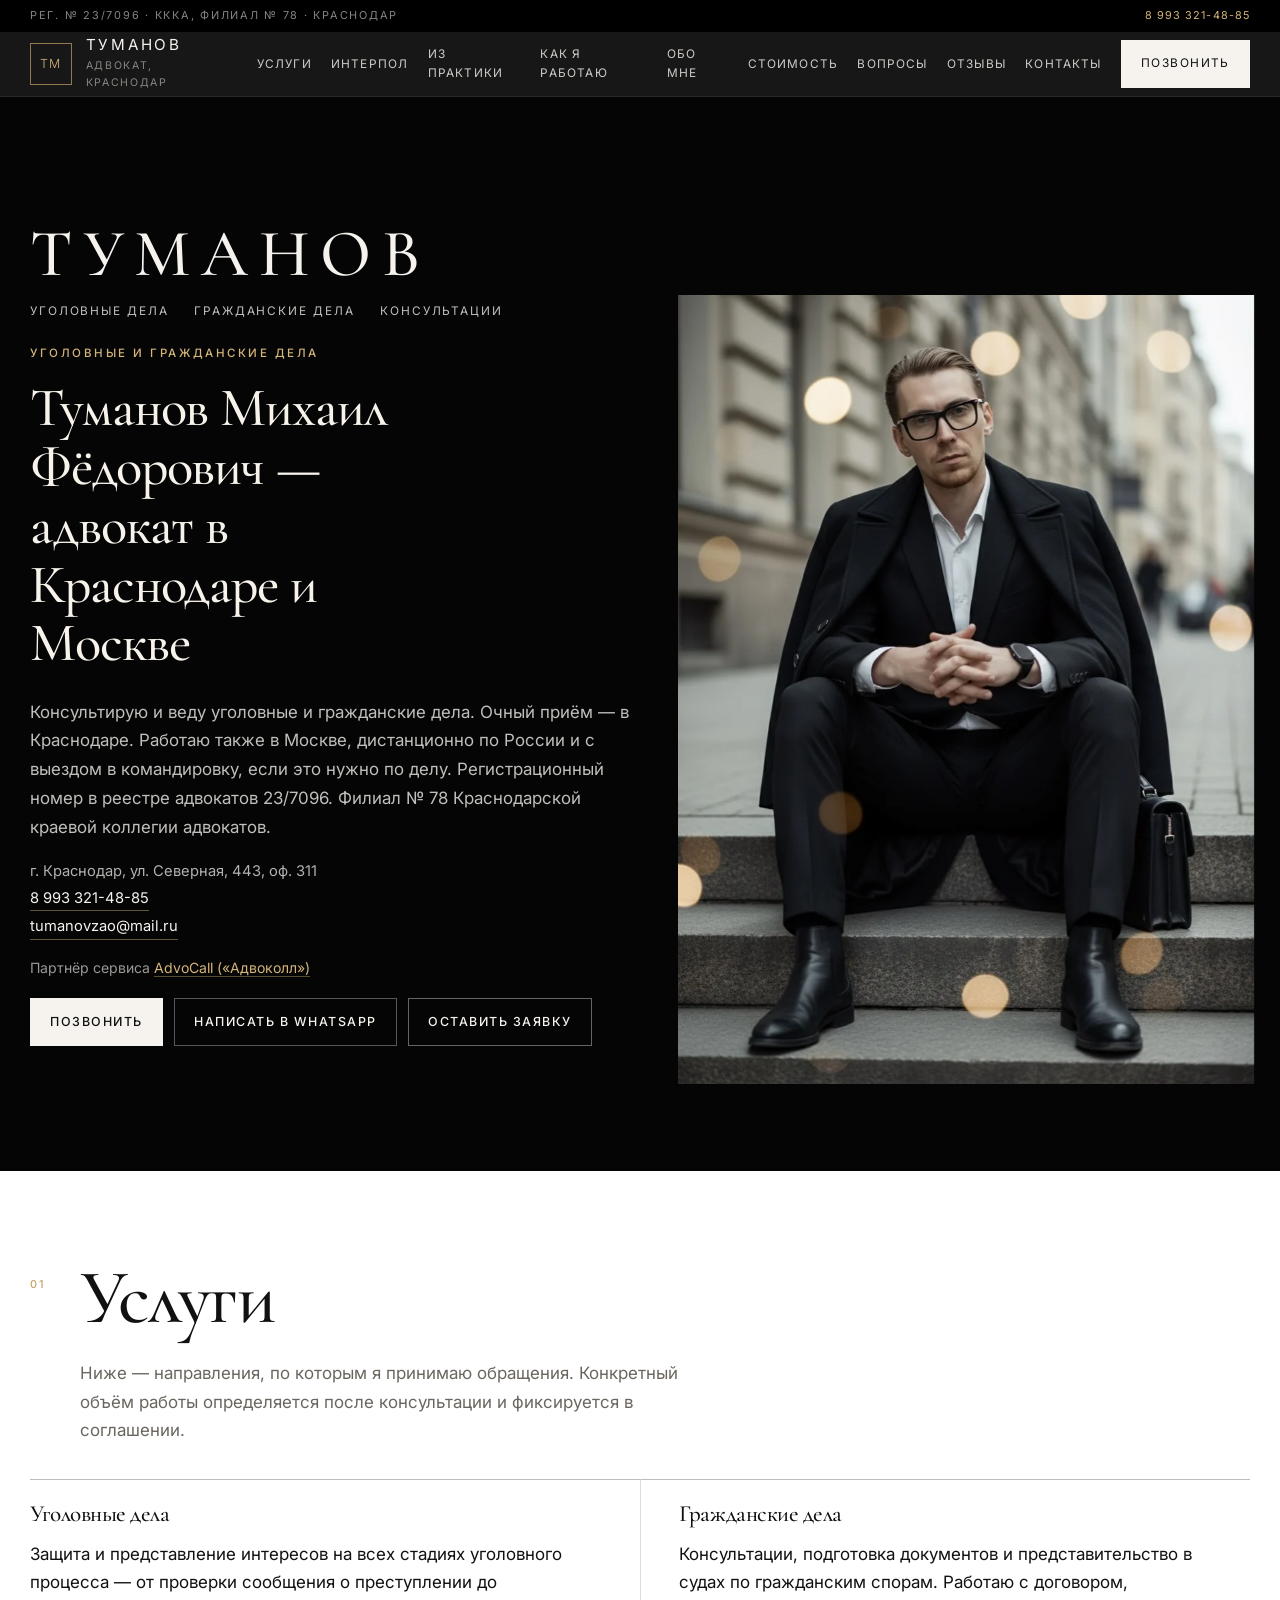
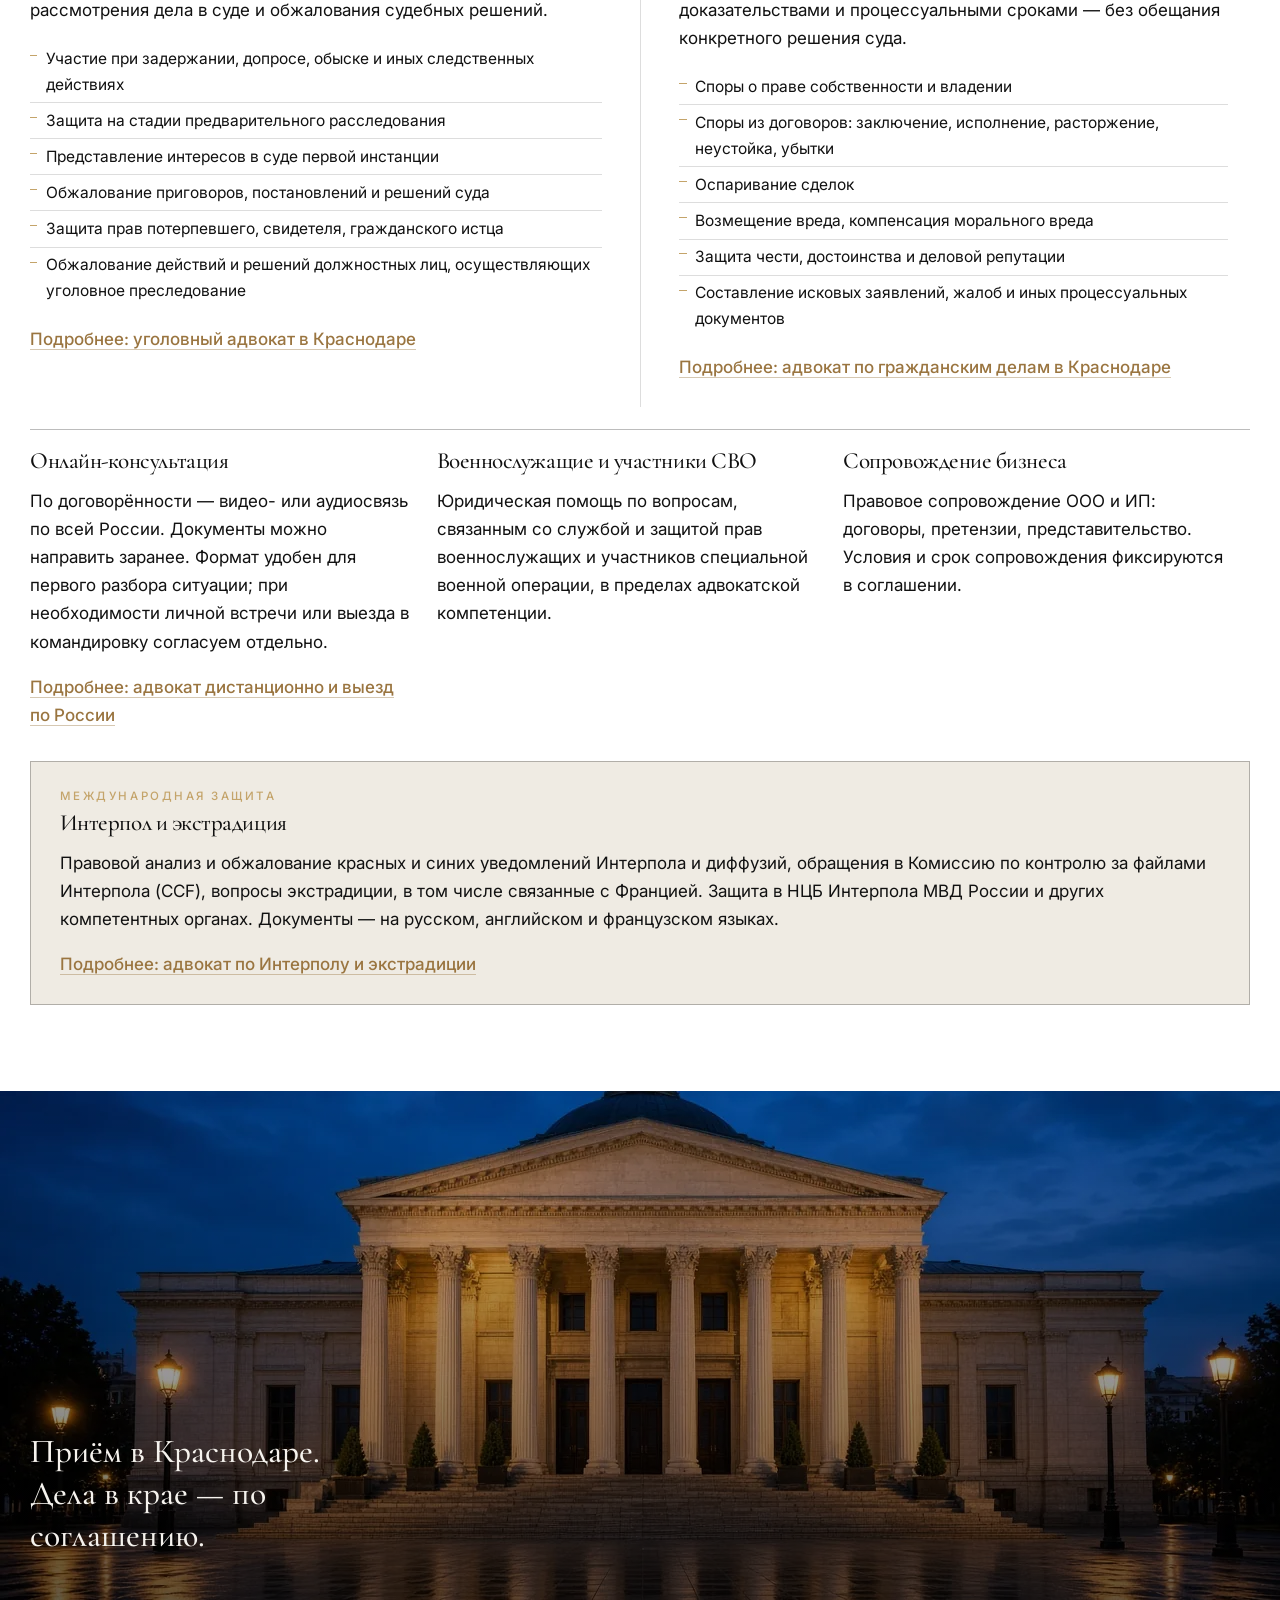
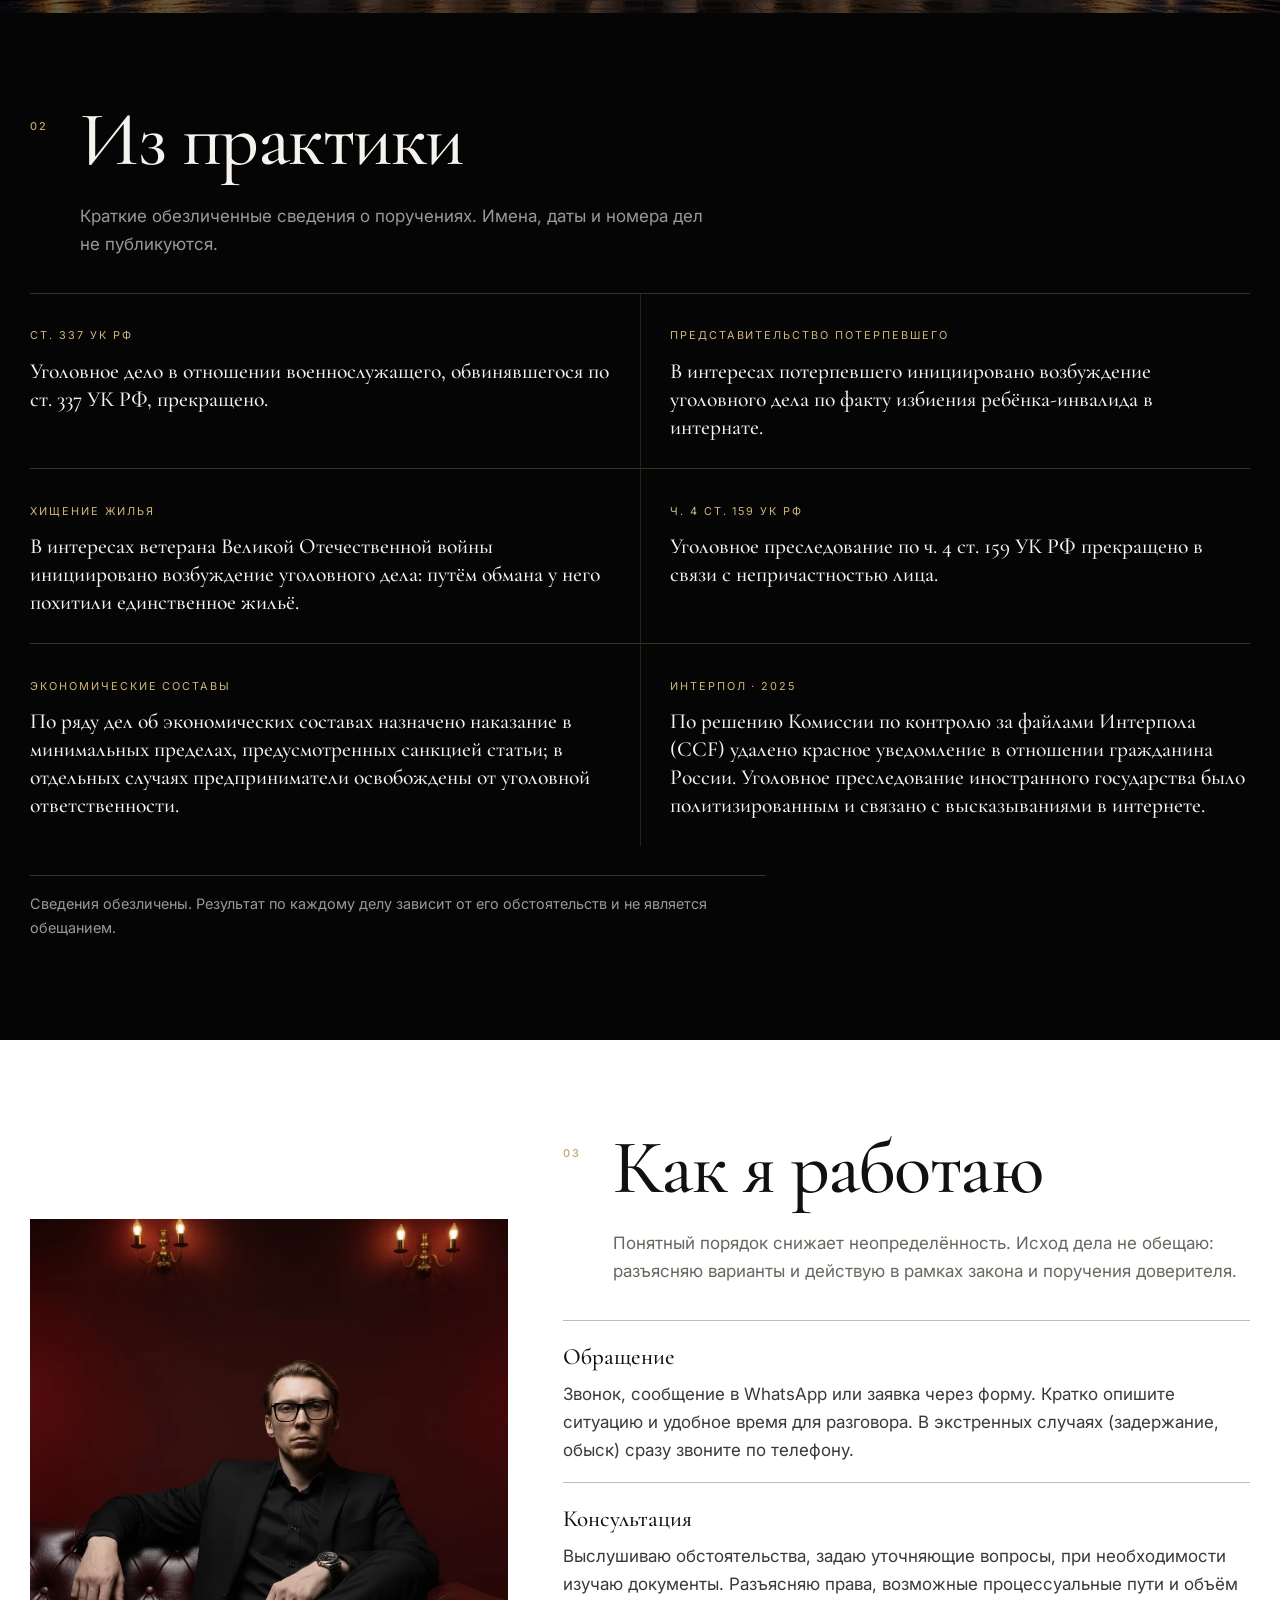
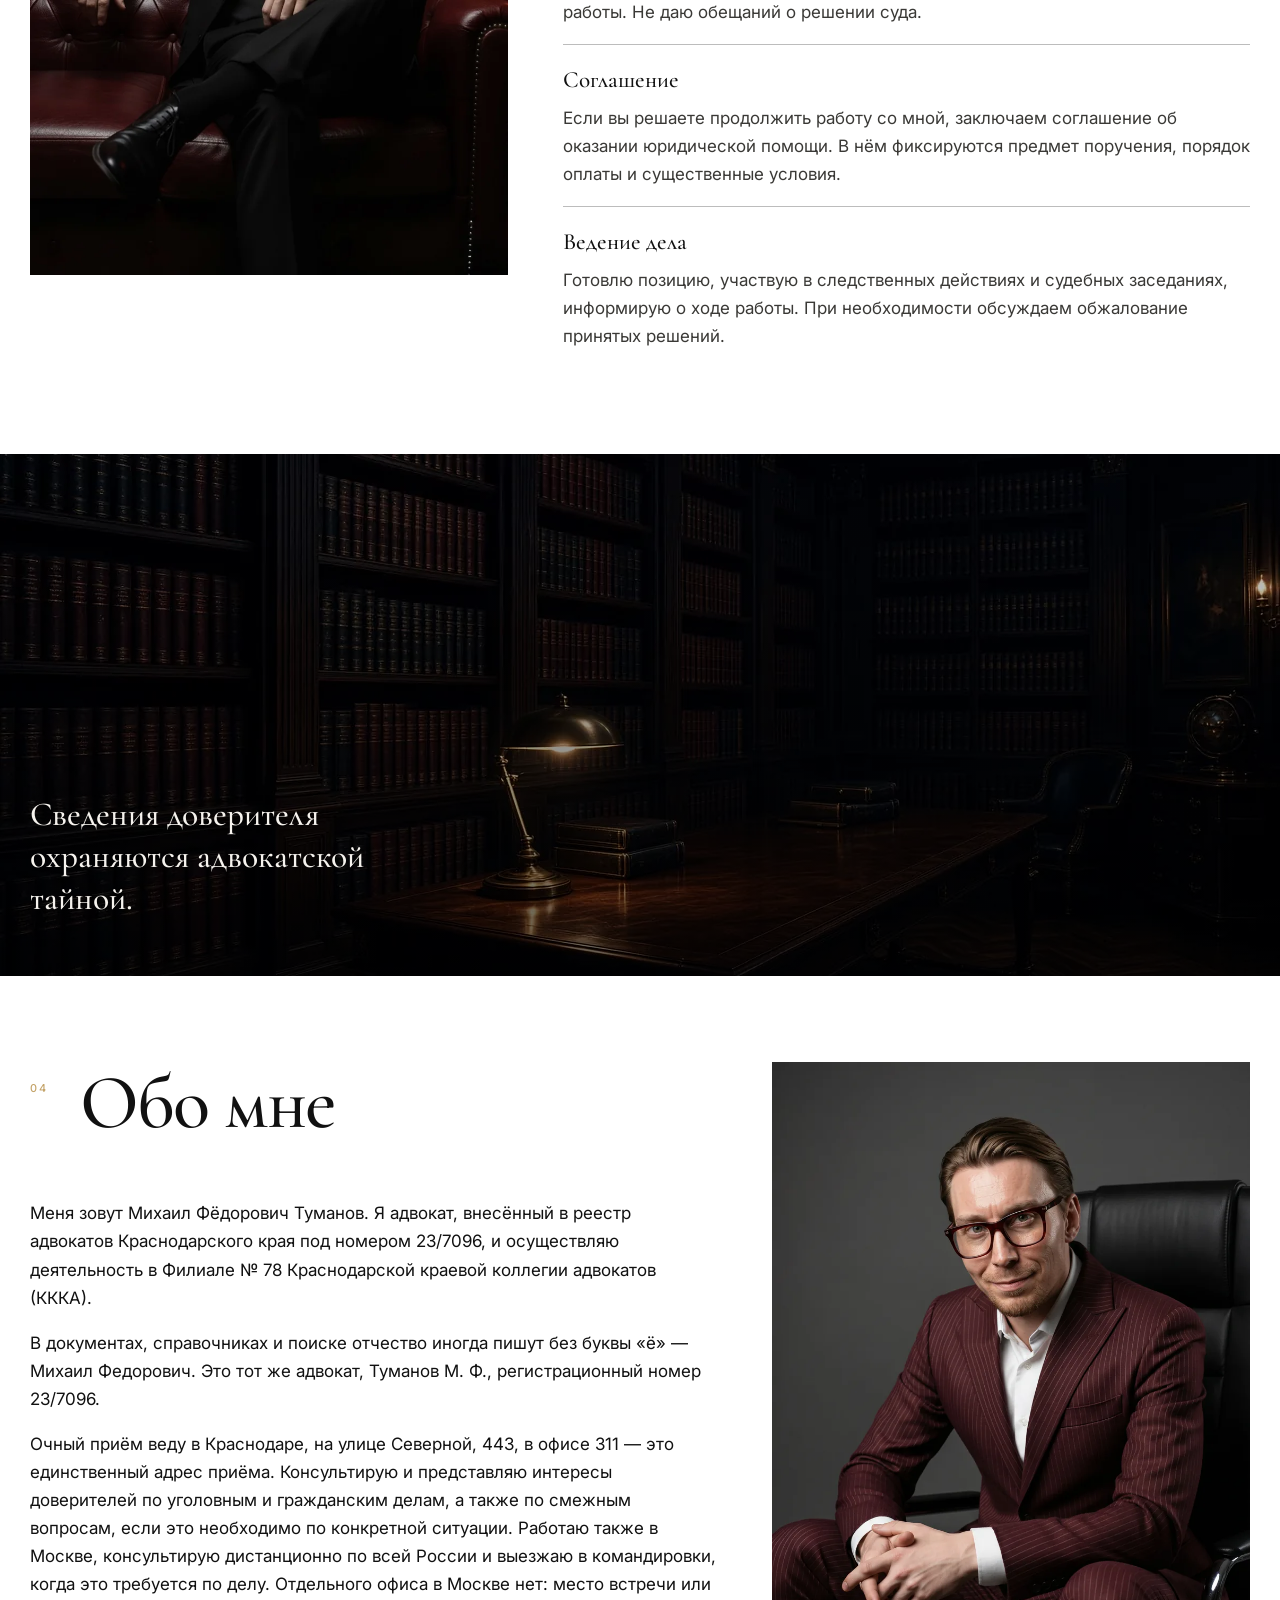
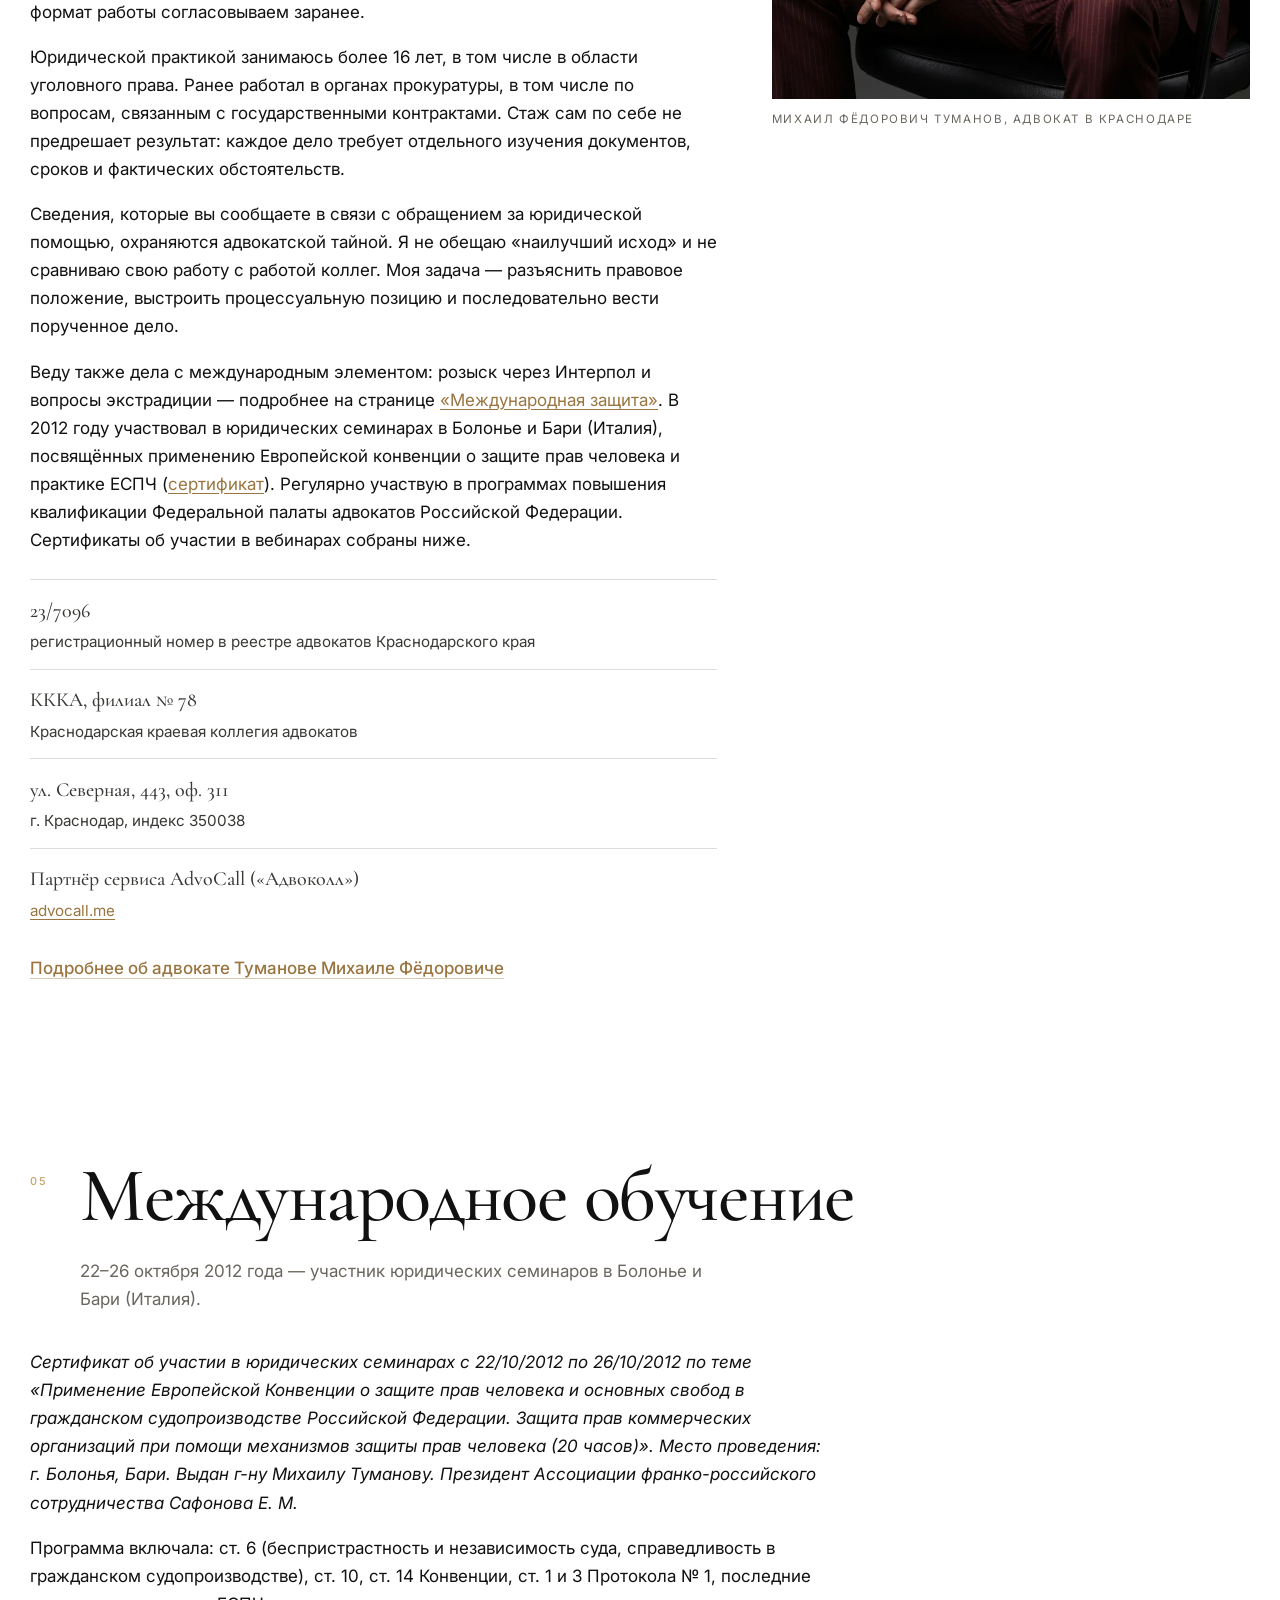
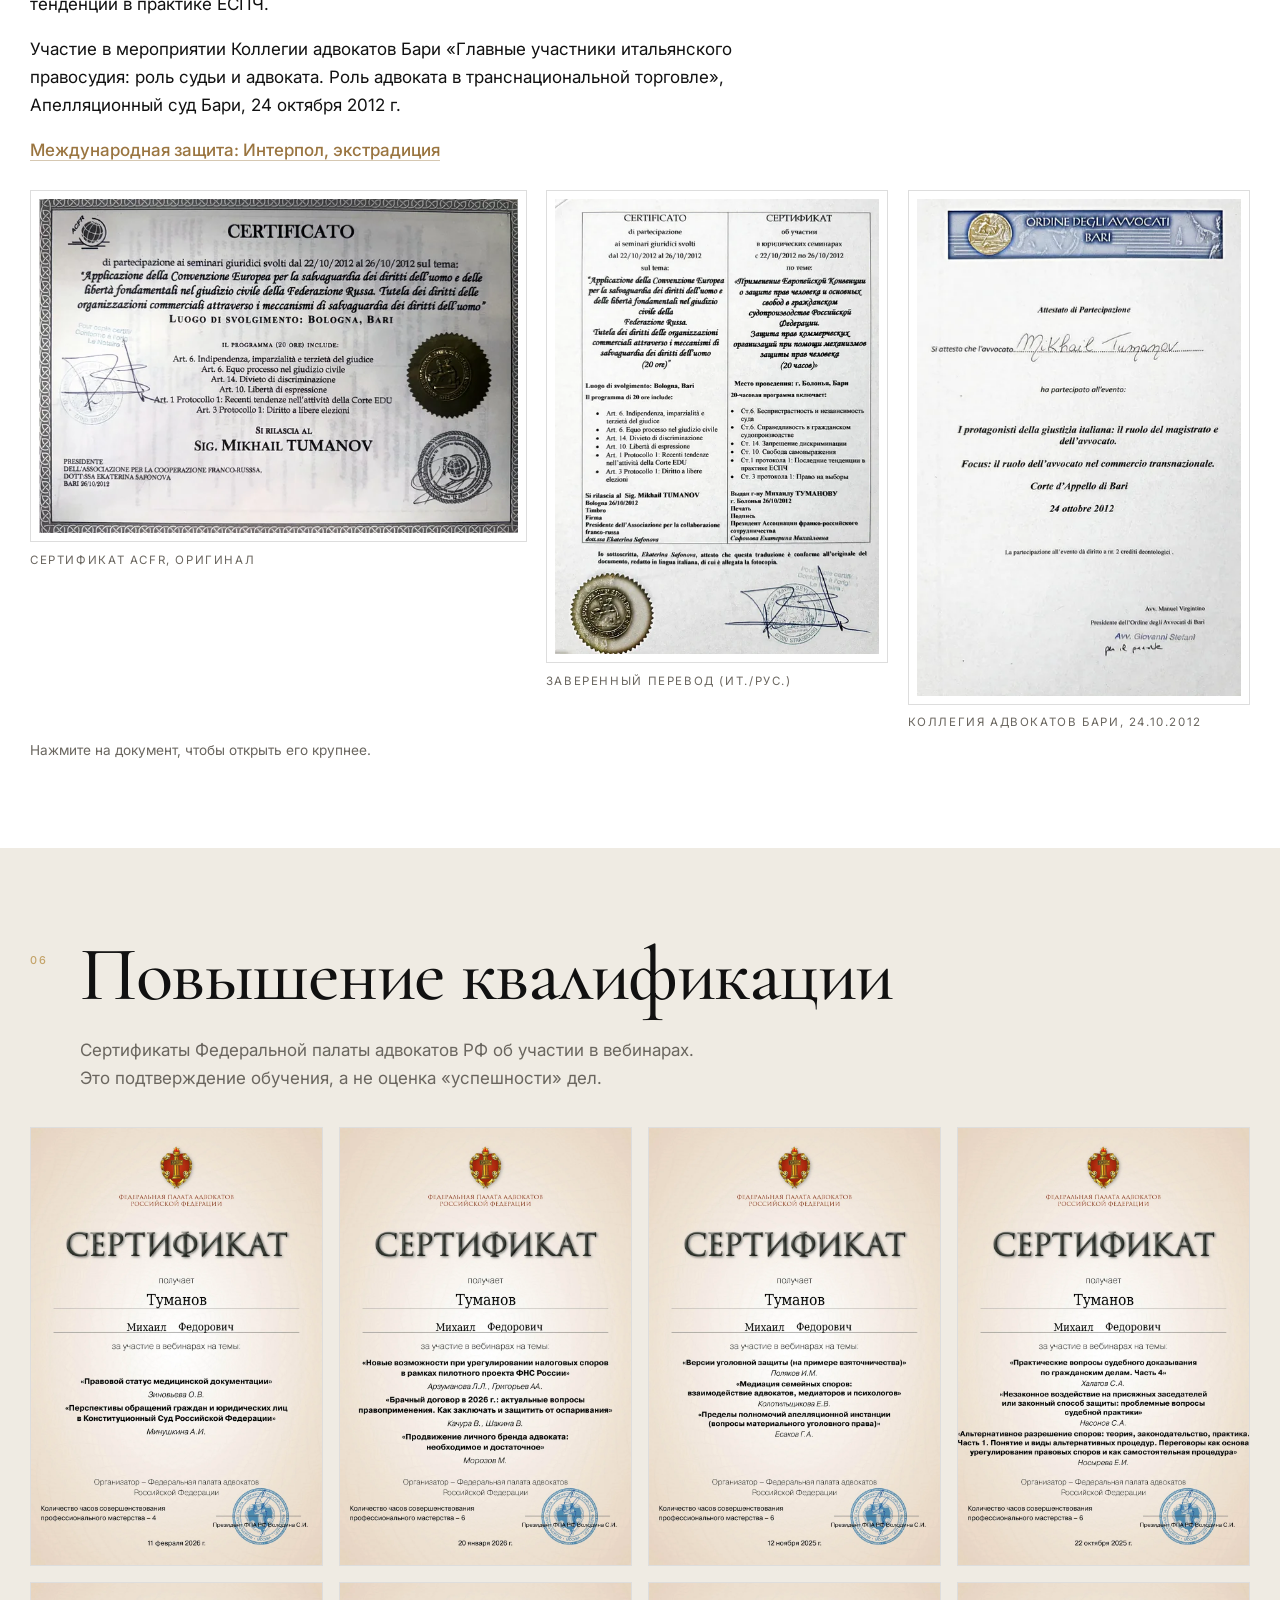
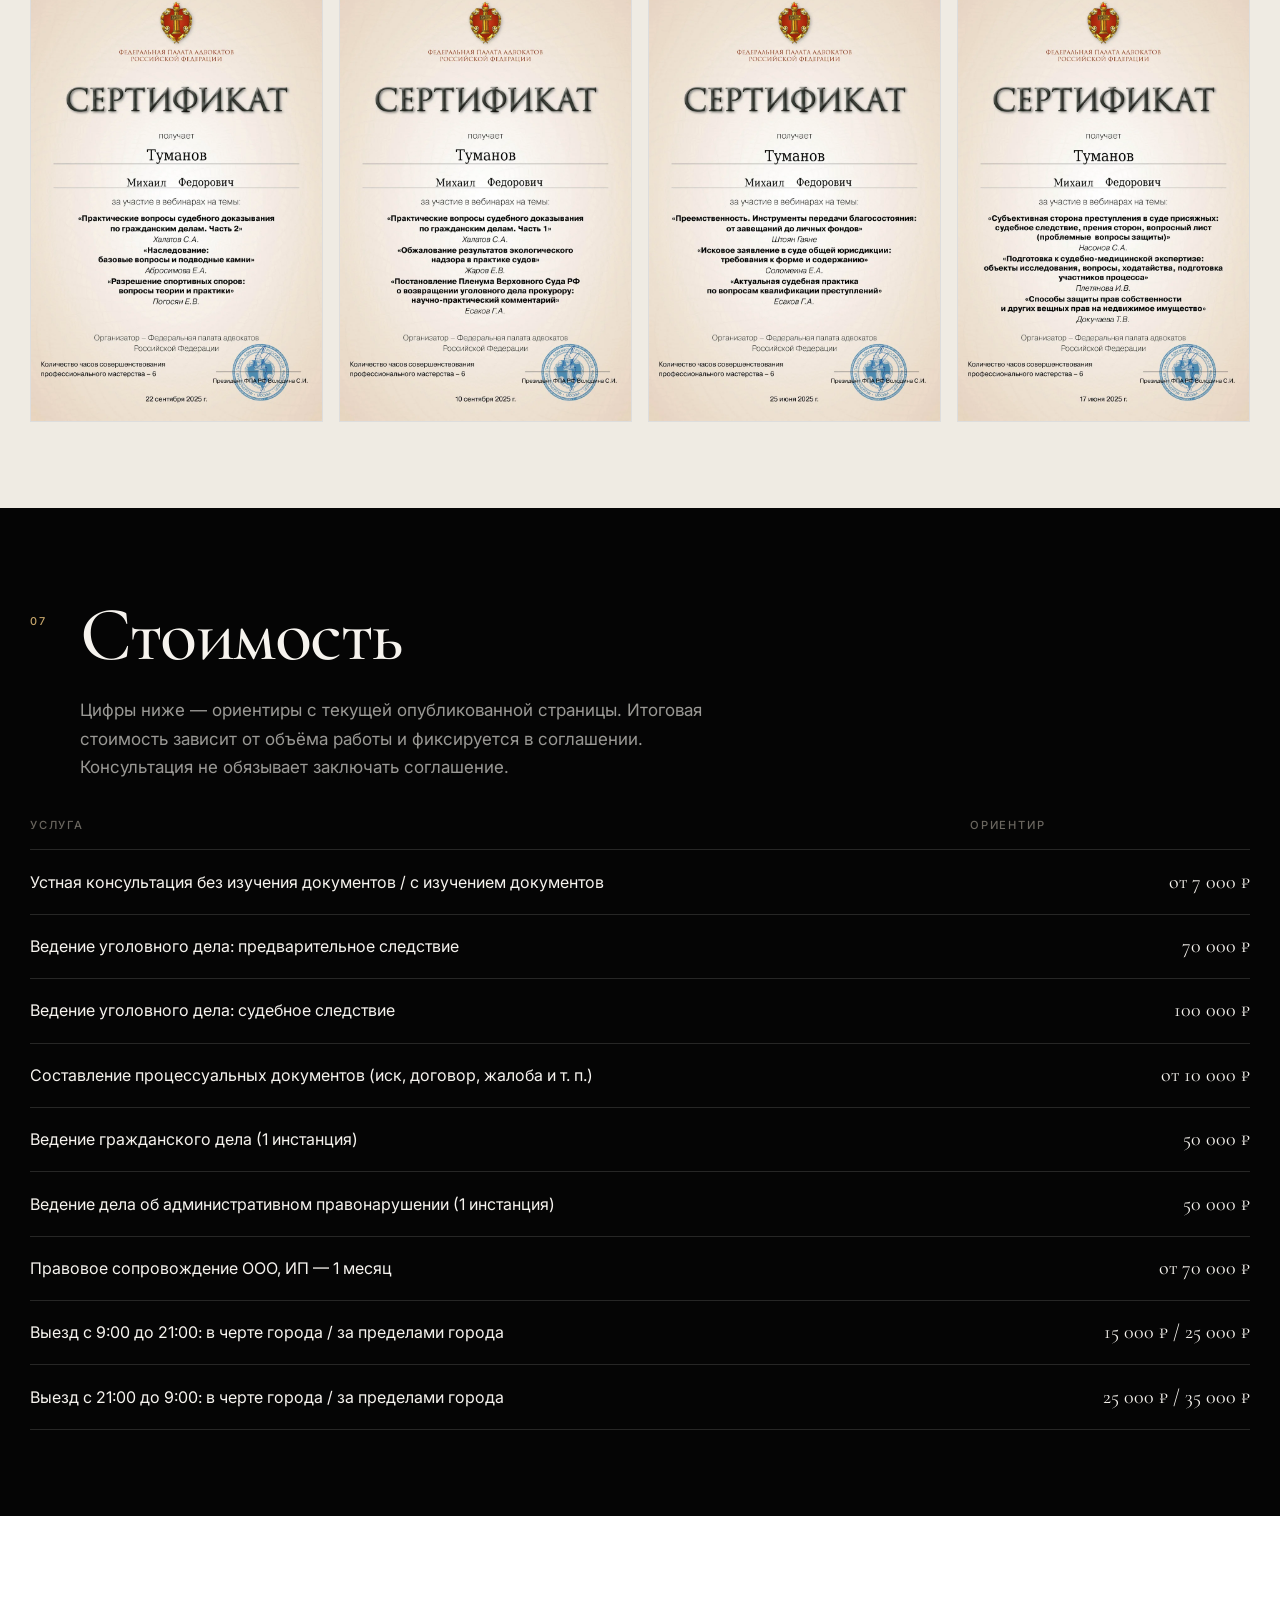
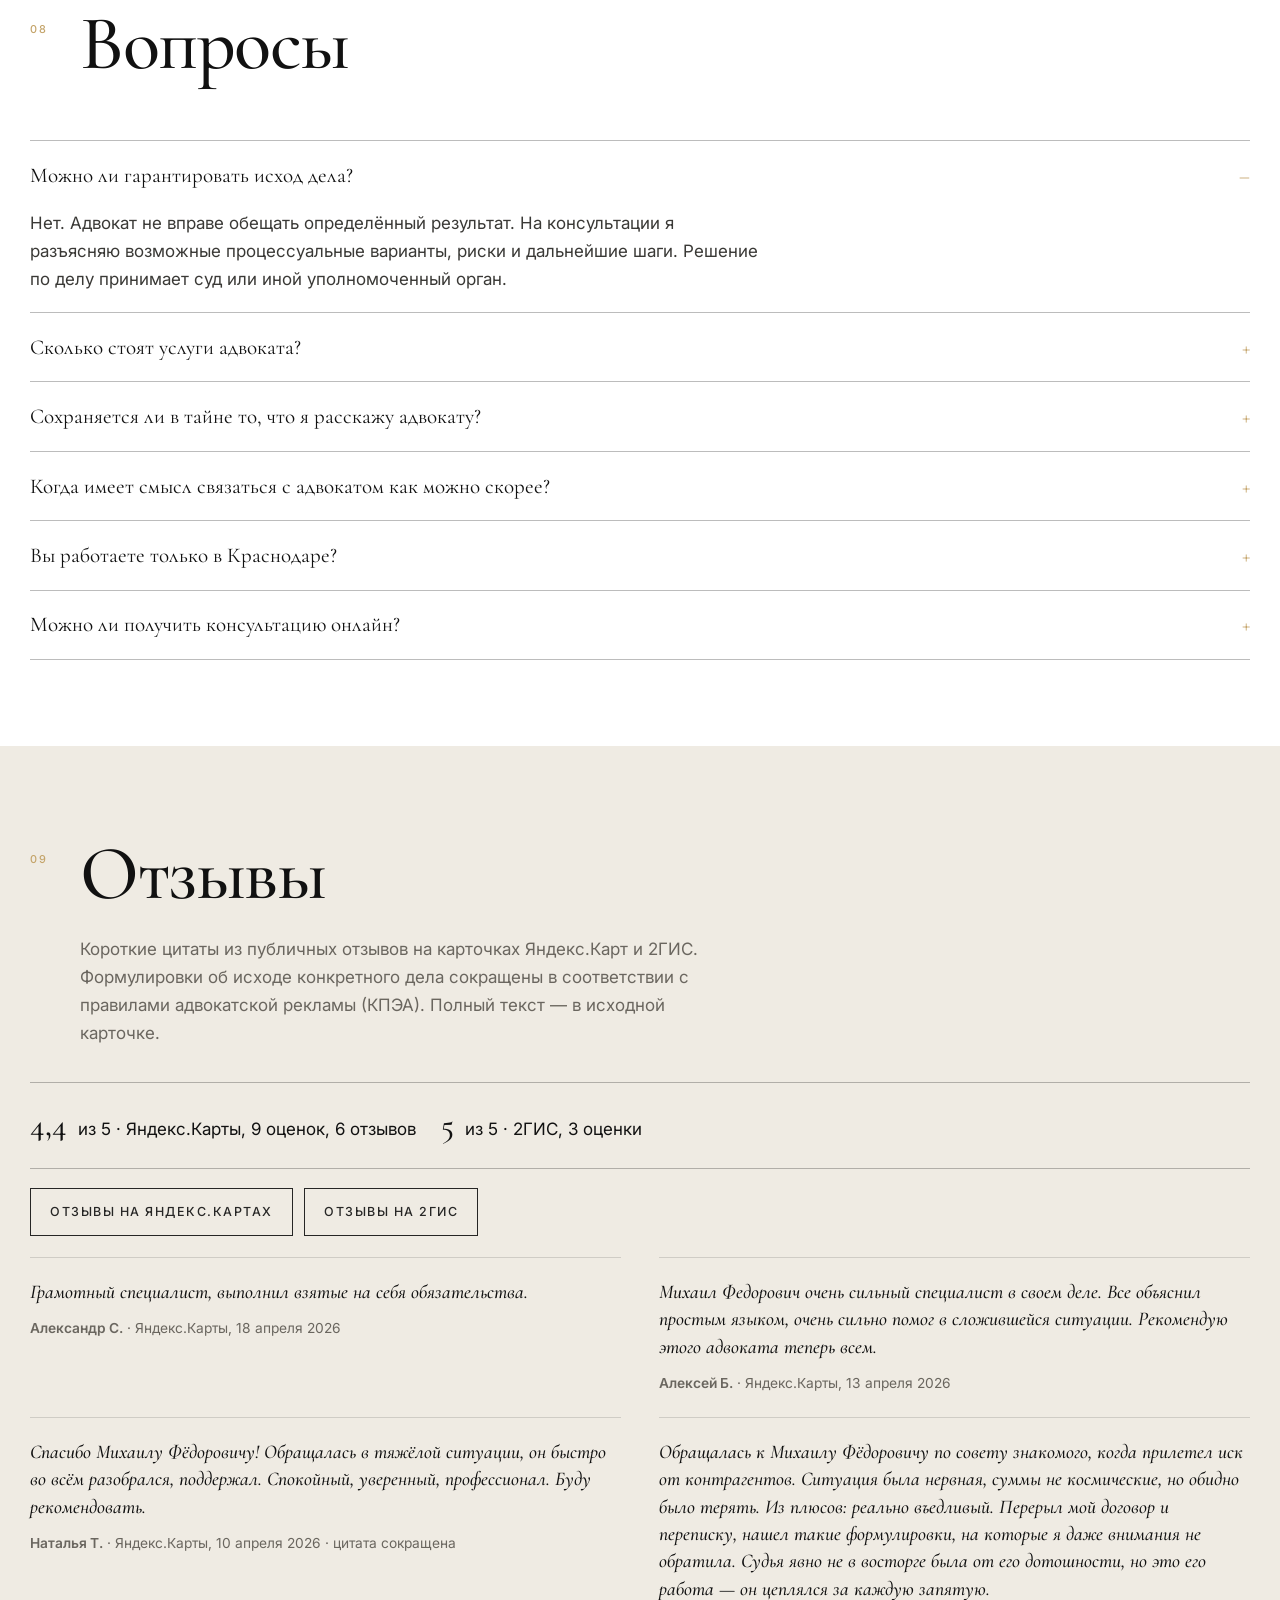
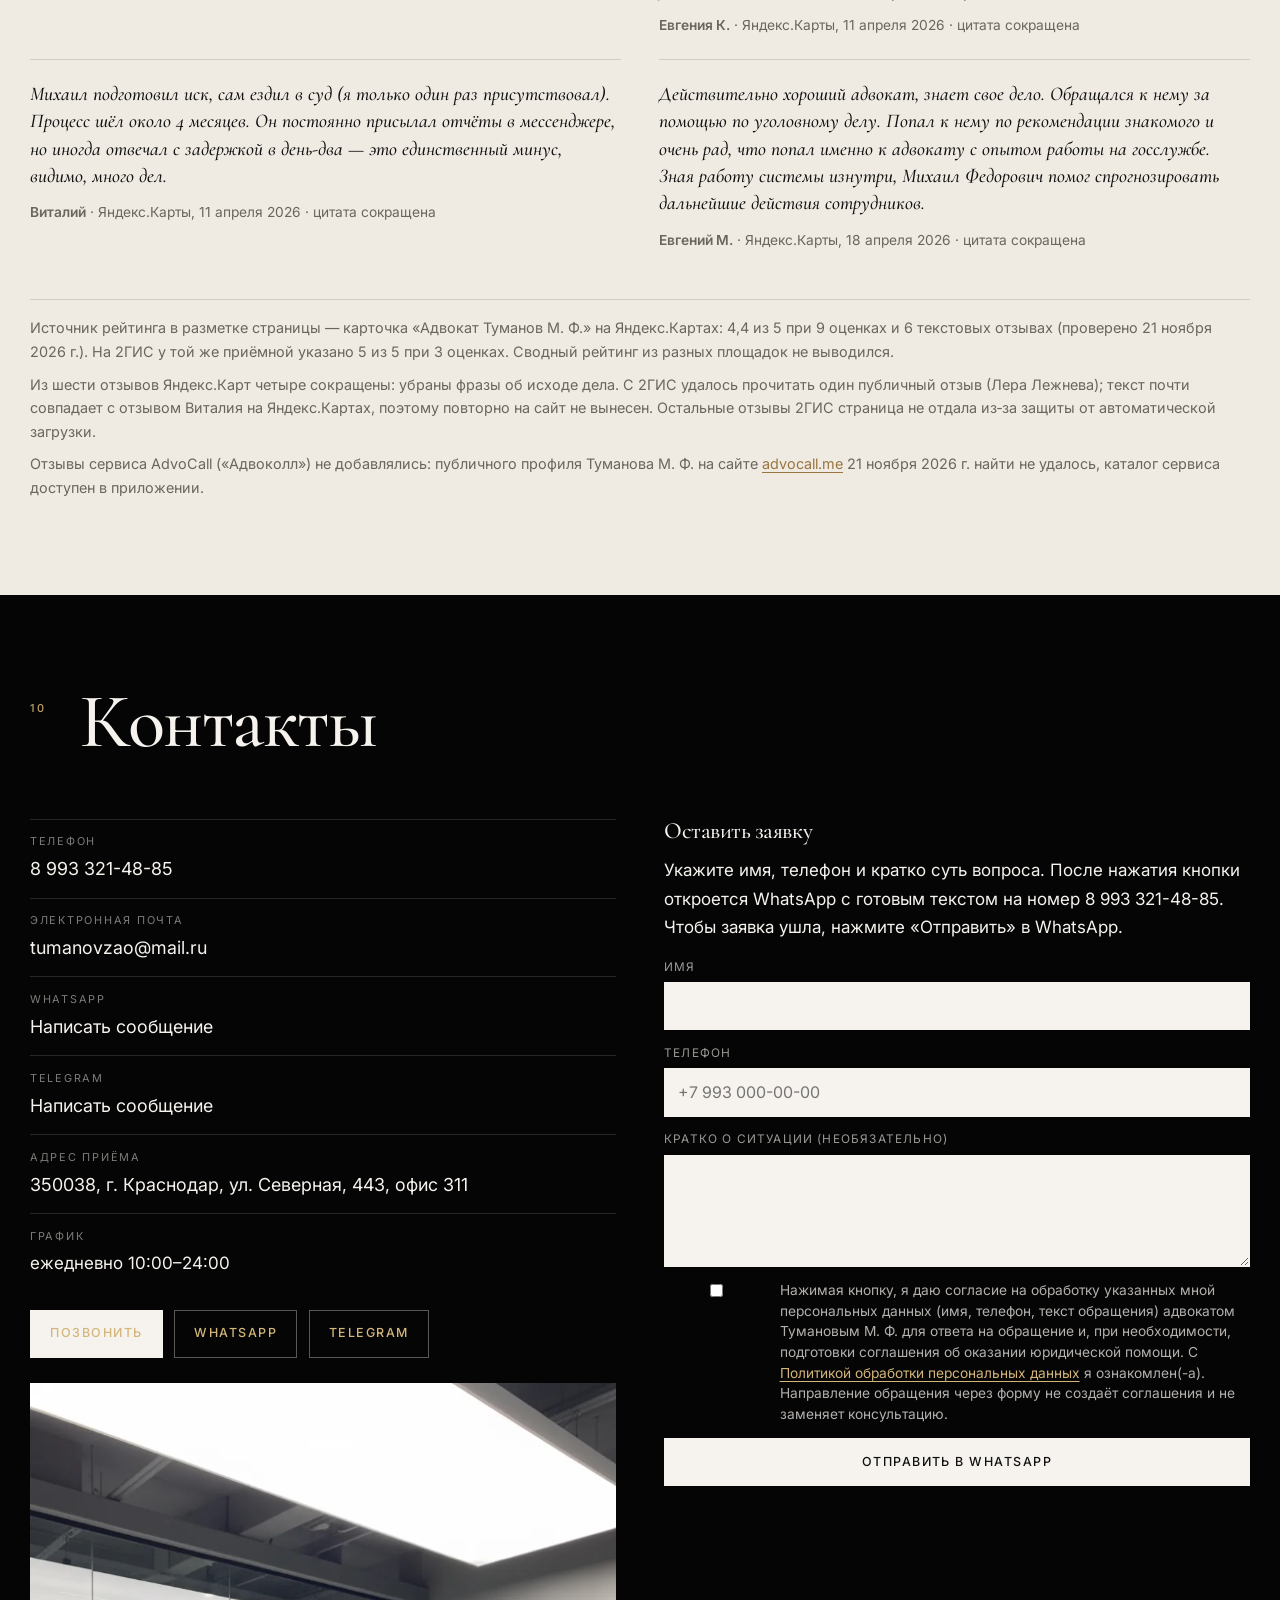
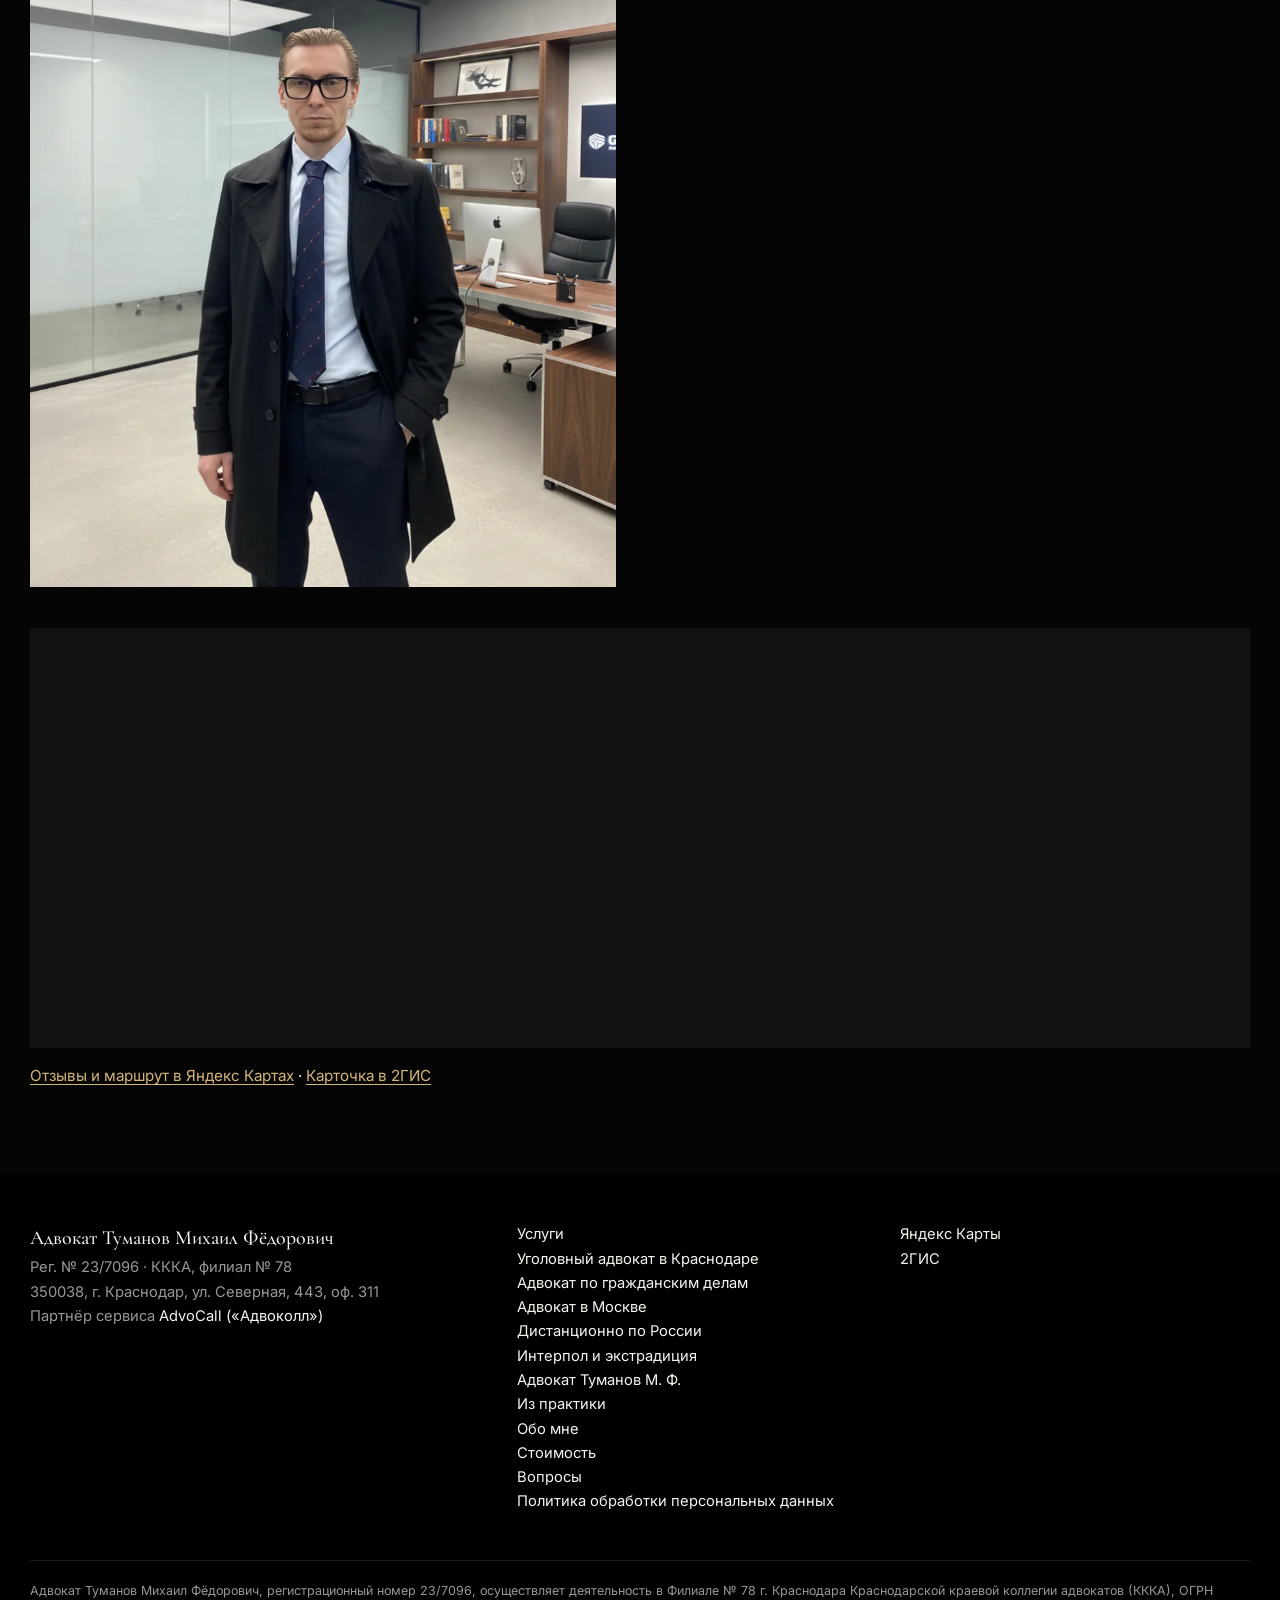
<file: index.html>
<!DOCTYPE html>
<html lang="ru">
<head>
  <meta charset="utf-8">
  <meta name="viewport" content="width=device-width, initial-scale=1">
  <title>Туманов Михаил Фёдорович — адвокат в Краснодаре и Москве</title>
  <meta name="yandex-verification" content="81778746ed8a18d6" />
  <meta name="description" content="Адвокат Туманов Михаил Фёдорович (Туманов М. Ф., рег. № 23/7096). Приём в Краснодаре, работа в Москве, дистанционно по России и с выездом в командировку. ул. Северная, 443, оф. 311. Тел. 8 993 321-48-85.">
  <meta name="author" content="Адвокат Туманов Михаил Фёдорович">
  <meta name="robots" content="index, follow">
  <meta name="geo.region" content="RU-KDA">
  <meta name="geo.placename" content="Краснодар">
  <meta name="geo.position" content="45.036687;39.000155">
  <meta name="ICBM" content="45.036687, 39.000155">
  <link rel="canonical" href="https://tumanov-advokat.ru/">
  <link rel="sitemap" type="application/xml" href="sitemap.xml">
  <meta property="og:type" content="website">
  <meta property="og:locale" content="ru_RU">
  <meta property="og:site_name" content="Адвокат Туманов Михаил Фёдорович">
  <meta property="og:title" content="Туманов Михаил Фёдорович — адвокат в Краснодаре и Москве">
  <meta property="og:description" content="Адвокат Туманов Михаил Фёдорович (Туманов М. Ф., рег. № 23/7096). Приём в Краснодаре, работа в Москве, дистанционно по России и с выездом в командировку. ул. Северная, 443, оф. 311. Тел. 8 993 321-48-85.">
  <meta property="og:url" content="https://tumanov-advokat.ru/">
  <meta property="og:image" content="https://tumanov-advokat.ru/img/og-cover.jpg">
  <meta property="og:image:width" content="1200">
  <meta property="og:image:height" content="630">
  <meta property="og:image:alt" content="Адвокат в Краснодаре Туманов Михаил Фёдорович, ул. Северная, 443, офис 311">
  <meta name="twitter:card" content="summary_large_image">
  <meta name="twitter:title" content="Туманов Михаил Фёдорович — адвокат в Краснодаре и Москве">
  <meta name="twitter:description" content="Адвокат Туманов Михаил Фёдорович (Туманов М. Ф., рег. № 23/7096). Приём в Краснодаре, работа в Москве, дистанционно по России и с выездом в командировку. ул. Северная, 443, оф. 311. Тел. 8 993 321-48-85.">
  <meta name="twitter:image" content="https://tumanov-advokat.ru/img/og-cover.jpg">
  <link rel="icon" type="image/png" sizes="32x32" href="img/favicon-32.png">
  <link rel="apple-touch-icon" sizes="180x180" href="img/favicon-180.png">
  <link rel="preconnect" href="https://fonts.googleapis.com">
  <link rel="preconnect" href="https://fonts.gstatic.com" crossorigin>
  <link href="https://fonts.googleapis.com/css2?family=Cormorant+Garamond:ital,wght@0,400;0,500;0,600;0,700;1,500;1,600&amp;family=Inter:wght@400;500;600&amp;display=swap" rel="stylesheet">
  <script>
    if (window.matchMedia && !window.matchMedia('(prefers-reduced-motion: reduce)').matches) {
      document.documentElement.classList.add('js-motion');
    }
  </script>
  <link rel="stylesheet" href="styles.css">
  <script type="application/ld+json">
{
  "@context": "https://schema.org",
  "@graph": [
    {
      "@type": "Person",
      "@id": "https://tumanov-advokat.ru/#person",
      "name": "Туманов Михаил Фёдорович",
      "alternateName": [
        "Туманов Михаил Федорович",
        "Туманов М. Ф.",
        "Туманов М.Ф.",
        "адвокат Туманов",
        "адвокат Туманов Краснодар"
      ],
      "givenName": "Михаил",
      "familyName": "Туманов",
      "additionalName": "Фёдорович",
      "jobTitle": "Адвокат",
      "url": "https://tumanov-advokat.ru/advokat-tumanov/",
      "image": "https://tumanov-advokat.ru/img/portrait-hero.webp",
      "telephone": "+79933214885",
      "email": "tumanovzao@mail.ru",
      "address": {
        "@type": "PostalAddress",
        "streetAddress": "ул. Северная, 443, офис 311",
        "addressLocality": "Краснодар",
        "addressRegion": "Краснодарский край",
        "postalCode": "350038",
        "addressCountry": "RU"
      },
      "identifier": "23/7096",
      "hasCredential": "Регистрационный номер в реестре адвокатов Краснодарского края 23/7096",
      "worksFor": {
        "@type": "LegalService",
        "name": "Филиал № 78 Краснодарской краевой коллегии адвокатов"
      },
      "memberOf": {
        "@type": "Organization",
        "name": "AdvoCall (Адвоколл)",
        "url": "https://advocall.me/"
      },
      "knowsAbout": [
        "уголовное право",
        "гражданское право",
        "защита по уголовным делам",
        "представительство в суде",
        "уголовный адвокат Краснодар",
        "адвокат по гражданским делам Краснодар",
        "Интерпол",
        "снятие красного уведомления Интерпола",
        "экстрадиция"
      ]
    },
    {
      "@type": ["LegalService", "Attorney", "LocalBusiness"],
      "@id": "https://tumanov-advokat.ru/#legal",
      "name": "Адвокат Туманов Михаил Фёдорович",
      "alternateName": ["адвокат Туманов", "Туманов М. Ф.", "Туманов Михаил Федорович"],
      "url": "https://tumanov-advokat.ru/",
      "image": "https://tumanov-advokat.ru/img/og-cover.jpg",
      "logo": "https://tumanov-advokat.ru/img/favicon-180.png",
      "telephone": "+79933214885",
      "email": "tumanovzao@mail.ru",
      "priceRange": "₽",
      "address": {
        "@type": "PostalAddress",
        "streetAddress": "ул. Северная, 443, офис 311",
        "addressLocality": "Краснодар",
        "addressRegion": "Краснодарский край",
        "postalCode": "350038",
        "addressCountry": "RU"
      },
      "geo": {
        "@type": "GeoCoordinates",
        "latitude": "45.036687",
        "longitude": "39.000155"
      },
      "hasMap": "https://yandex.ru/maps/org/advokat_tumanov_m_f_/73334328233/",
      "sameAs": [
        "https://yandex.ru/maps/org/advokat_tumanov_m_f_/73334328233/",
        "https://2gis.ru/krasnodar/firm/70000001097403559"
      ],
      "areaServed": [
        { "@type": "City", "name": "Краснодар" },
        { "@type": "AdministrativeArea", "name": "Краснодарский край" },
        { "@type": "City", "name": "Москва" },
        { "@type": "AdministrativeArea", "name": "Республика Крым" },
        { "@type": "Country", "name": "Россия" }
      ],
      "employee": { "@id": "https://tumanov-advokat.ru/#person" },
      "founder": { "@id": "https://tumanov-advokat.ru/#person" },
      "openingHours": "Mo-Su 10:00-24:00",
      "openingHoursSpecification": [
        {
          "@type": "OpeningHoursSpecification",
          "dayOfWeek": ["Monday", "Tuesday", "Wednesday", "Thursday", "Friday", "Saturday", "Sunday"],
          "opens": "10:00",
          "closes": "23:59"
        }
      ],
      "description": "Ежедневно 10:00–24:00. Приём: г. Краснодар, ул. Северная, 443, офис 311."
    },
    {
      "@type": "WebSite",
      "@id": "https://tumanov-advokat.ru/#website",
      "url": "https://tumanov-advokat.ru/",
      "name": "Адвокат Туманов Михаил Фёдорович",
      "alternateName": ["адвокат Туманов", "Туманов М. Ф.", "tumanov-advokat.ru"],
      "inLanguage": "ru-RU",
      "publisher": { "@id": "https://tumanov-advokat.ru/#person" }
    },
    {
      "@type": "WebPage",
      "@id": "https://tumanov-advokat.ru/#webpage",
      "url": "https://tumanov-advokat.ru/",
      "name": "Туманов Михаил Фёдорович — адвокат в Краснодаре и Москве",
      "isPartOf": { "@id": "https://tumanov-advokat.ru/#website" },
      "about": { "@id": "https://tumanov-advokat.ru/#legal" },
      "primaryImageOfPage": "https://tumanov-advokat.ru/img/og-cover.jpg",
      "inLanguage": "ru-RU",
      "dateModified": "2026-11-21"
    },
    {
      "@type": "BreadcrumbList",
      "@id": "https://tumanov-advokat.ru/#breadcrumb",
      "itemListElement": [
        { "@type": "ListItem", "position": 1, "name": "Главная", "item": "https://tumanov-advokat.ru/" }
      ]
    },
    {
      "@type": "FAQPage",
      "@id": "https://tumanov-advokat.ru/#faq",
      "mainEntity": [
        {
          "@type": "Question",
          "name": "Можно ли гарантировать исход дела?",
          "acceptedAnswer": {
            "@type": "Answer",
            "text": "Нет. Адвокат не вправе обещать определённый результат. На консультации я разъясняю возможные процессуальные варианты, риски и дальнейшие шаги. Решение по делу принимает суд или иной уполномоченный орган."
          }
        },
        {
          "@type": "Question",
          "name": "Сколько стоят услуги адвоката?",
          "acceptedAnswer": {
            "@type": "Answer",
            "text": "Стоимость зависит от объёма работы, стадии процесса и сложности обстоятельств. Ориентиры указаны на странице. Итоговая сумма фиксируется в соглашении об оказании юридической помощи."
          }
        },
        {
          "@type": "Question",
          "name": "Сохраняется ли в тайне то, что я расскажу адвокату?",
          "acceptedAnswer": {
            "@type": "Answer",
            "text": "Сведения, связанные с оказанием юридической помощи, охраняются адвокатской тайной (Федеральный закон «Об адвокатской деятельности и адвокатуре в Российской Федерации», Кодекс профессиональной этики адвоката). Исключения возможны только в случаях, прямо предусмотренных законом."
          }
        },
        {
          "@type": "Question",
          "name": "Когда имеет смысл связаться с адвокатом как можно скорее?",
          "acceptedAnswer": {
            "@type": "Answer",
            "text": "Имеет смысл не откладывать обращение, если вас или близкого человека задержали, пригласили на допрос, проводят обыск или вручили повестку, постановление или иск. Раннее разъяснение прав помогает избежать поспешных решений."
          }
        },
        {
          "@type": "Question",
          "name": "Вы работаете только в Краснодаре?",
          "acceptedAnswer": {
            "@type": "Answer",
            "text": "Очный приём ведётся в Краснодаре, ул. Северная, 443, офис 311. Работаю также в Москве, консультирую дистанционно по России и выезжаю в командировки, когда это нужно по делу. Отдельного офиса в Москве нет: место встречи или формат работы согласовываем заранее и фиксируем в соглашении."
          }
        },
        {
          "@type": "Question",
          "name": "Можно ли получить консультацию онлайн?",
          "acceptedAnswer": {
            "@type": "Answer",
            "text": "Да. По предварительной договорённости консультацию можно провести по видео- или аудиосвязи. Документы удобно направить заранее. Онлайн-формат не заменяет выезда адвоката, если он необходим по делу."
          }
        }
      ]
    }
  ]
}
  </script>
<!-- Yandex.Metrika counter -->
<script type="text/javascript">
    (function(m,e,t,r,i,k,a){
        m[i]=m[i]||function(){(m[i].a=m[i].a||[]).push(arguments)};
        m[i].l=1*new Date();
        for (var j = 0; j < document.scripts.length; j++) {if (document.scripts[j].src === r) { return; }}
        k=e.createElement(t),a=e.getElementsByTagName(t)[0],k.async=1,k.src=r,a.parentNode.insertBefore(k,a)
    })(window, document,'script','https://mc.yandex.ru/metrika/tag.js?id=114478134', 'ym');

    ym(114478134, 'init', {ssr:true, webvisor:true, clickmap:true, ecommerce:"dataLayer", referrer: document.referrer, url: location.href, accurateTrackBounce:true, trackLinks:true});
</script>
<noscript><div><img src="https://mc.yandex.ru/watch/114478134" style="position:absolute; left:-9999px;" alt="" /></div></noscript>
<!-- /Yandex.Metrika counter -->
</head>

<body>
  <a class="skip" href="#main">К содержанию</a>
  <div class="topline">
    <div class="wrap">
      <span>Рег. № 23/7096 · КККА, филиал № 78 · Краснодар</span>
      <a href="tel:+79933214885">8 993 321-48-85</a>
    </div>
  </div>
  <header class="site">
    <div class="wrap site-bar">
      <a class="brand" href="index.html">
        <span class="monogram">ТМ</span>
        <span><strong>Туманов</strong><span>Адвокат, Краснодар</span></span>
      </a>
      <button class="nav-toggle" type="button" aria-expanded="false" aria-controls="menu" aria-label="Открыть меню"><span></span><span></span><span></span></button>
      <nav class="desk" id="menu">
        <a href="#uslugi">Услуги</a>
        <a href="mezhdunarodnaya-zashchita/">Интерпол</a>
        <a href="#iz-praktiki">Из практики</a>
        <a href="#kak-rabotayu">Как я работаю</a>
        <a href="#obo-mne">Обо мне</a>
        <a href="#stoimost">Стоимость</a>
        <a href="#faq">Вопросы</a>
        <a href="#otzyvy">Отзывы</a>
        <a href="#kontakty">Контакты</a>
        <a class="btn btn-primary" href="tel:+79933214885">Позвонить</a>
      </nav>
    </div>
  </header>

  <main id="main">
    <section class="hero">
      <figure class="hero-photo">
        <img src="img/portrait-hero.webp" width="864" height="1184" alt="Адвокат в Краснодаре Туманов Михаил Фёдорович" fetchpriority="high">
      </figure>
      <div class="wrap">
        <div>
          <p class="hero-mark">Туманов</p>
          <p class="hero-practices">
            <a href="#ugolovnye-dela">Уголовные дела</a>
            <a href="#grazhdanskie-dela">Гражданские дела</a>
            <a href="#uslugi">Консультации</a>
          </p>
        </div>
        <div class="hero-copy">
          <p class="kicker">Уголовные и гражданские дела</p>
          <h1>Туманов Михаил Фёдорович — адвокат в Краснодаре и Москве</h1>
          <p class="lead">Консультирую и веду уголовные и гражданские дела. Очный приём — в Краснодаре. Работаю также в Москве, дистанционно по России и с выездом в командировку, если это нужно по делу. Регистрационный номер в реестре адвокатов 23/7096. Филиал № 78 Краснодарской краевой коллегии адвокатов.</p>
          <div class="hero-meta">
            <span>г. Краснодар, ул. Северная, 443, оф. 311</span>
            <a href="tel:+79933214885">8 993 321-48-85</a>
            <a href="mailto:tumanovzao@mail.ru">tumanovzao@mail.ru</a>
          </div>
          <p class="partner">Партнёр сервиса <a href="https://advocall.me/" rel="noopener noreferrer">AdvoCall («Адвоколл»)</a></p>
          <div class="cta-row">
            <a class="btn btn-primary" href="tel:+79933214885">Позвонить</a>
            <a class="btn btn-wa" href="https://wa.me/79933214885" rel="noopener noreferrer">Написать в WhatsApp</a>
            <a class="btn btn-light" href="#kontakty">Оставить заявку</a>
          </div>
        </div>
      </div>
    </section>

    <section class="light" id="uslugi">
      <div class="wrap">
        <div class="section-head">
          <span class="num">01</span>
          <div>
            <h2>Услуги</h2>
            <p class="muted">Ниже — направления, по которым я принимаю обращения. Конкретный объём работы определяется после консультации и фиксируется в соглашении.</p>
          </div>
        </div>
        <div class="grid-2">
          <article class="card" id="ugolovnye-dela">
            <h3>Уголовные дела</h3>
            <p>Защита и представление интересов на всех стадиях уголовного процесса — от проверки сообщения о преступлении до рассмотрения дела в суде и обжалования судебных решений.</p>
            <ul>
              <li>Участие при задержании, допросе, обыске и иных следственных действиях</li>
              <li>Защита на стадии предварительного расследования</li>
              <li>Представление интересов в суде первой инстанции</li>
              <li>Обжалование приговоров, постановлений и решений суда</li>
              <li>Защита прав потерпевшего, свидетеля, гражданского истца</li>
              <li>Обжалование действий и решений должностных лиц, осуществляющих уголовное преследование</li>
            </ul>
            <p class="card-more"><a href="ugolovnyj-advokat-krasnodar/">Подробнее: уголовный адвокат в Краснодаре</a></p>
          </article>
          <article class="card" id="grazhdanskie-dela">
            <h3>Гражданские дела</h3>
            <p>Консультации, подготовка документов и представительство в судах по гражданским спорам. Работаю с договором, доказательствами и процессуальными сроками — без обещания конкретного решения суда.</p>
            <ul>
              <li>Споры о праве собственности и владении</li>
              <li>Споры из договоров: заключение, исполнение, расторжение, неустойка, убытки</li>
              <li>Оспаривание сделок</li>
              <li>Возмещение вреда, компенсация морального вреда</li>
              <li>Защита чести, достоинства и деловой репутации</li>
              <li>Составление исковых заявлений, жалоб и иных процессуальных документов</li>
            </ul>
            <p class="card-more"><a href="grazhdanskie-dela-krasnodar/">Подробнее: адвокат по гражданским делам в Краснодаре</a></p>
          </article>
        </div>
        <div class="grid-3" style="margin-top:1.4rem">
          <article class="card">
            <h3>Онлайн-консультация</h3>
            <p>По договорённости — видео- или аудиосвязь по всей России. Документы можно направить заранее. Формат удобен для первого разбора ситуации; при необходимости личной встречи или выезда в командировку согласуем отдельно.</p>
            <p class="card-more"><a href="distancionno-po-rossii/">Подробнее: адвокат дистанционно и выезд по России</a></p>
          </article>
          <article class="card">
            <h3>Военнослужащие и участники СВО</h3>
            <p>Юридическая помощь по вопросам, связанным со службой и защитой прав военнослужащих и участников специальной военной операции, в пределах адвокатской компетенции.</p>
          </article>
          <article class="card">
            <h3>Сопровождение бизнеса</h3>
            <p>Правовое сопровождение ООО и ИП: договоры, претензии, представительство. Условия и срок сопровождения фиксируются в соглашении.</p>
          </article>
        </div>
        <article class="card card-intl" id="mezhdunarodnaya-zashchita">
          <div>
            <p class="kicker">Международная защита</p>
            <h3>Интерпол и экстрадиция</h3>
            <p>Правовой анализ и обжалование красных и синих уведомлений Интерпола и диффузий, обращения в Комиссию по контролю за файлами Интерпола (CCF), вопросы экстрадиции, в том числе связанные с Францией. Защита в НЦБ Интерпола МВД России и других компетентных органах. Документы — на русском, английском и французском языках.</p>
            <p class="card-more"><a href="mezhdunarodnaya-zashchita/">Подробнее: адвокат по Интерполу и экстрадиции</a></p>
          </div>
        </article>
      </div>
    </section>

    <div class="band band-courthouse" role="img" aria-label="Неоклассический фасад в духе здания суда, вечернее освещение">
      <div class="wrap">
        <p>Приём в Краснодаре. Дела в крае — по соглашению.</p>
      </div>
    </div>

    <section class="dark marble" id="iz-praktiki">
      <div class="wrap">
        <div class="section-head">
          <span class="num">02</span>
          <div>
            <h2>Из практики</h2>
            <p class="muted">Краткие обезличенные сведения о поручениях. Имена, даты и номера дел не публикуются.</p>
          </div>
        </div>
        <div class="cases">
          <article class="case">
            <span class="case-tag">Ст. 337 УК РФ</span>
            <p>Уголовное дело в отношении военнослужащего, обвинявшегося по ст. 337 УК РФ, прекращено.</p>
          </article>
          <article class="case">
            <span class="case-tag">Представительство потерпевшего</span>
            <p>В интересах потерпевшего инициировано возбуждение уголовного дела по факту избиения ребёнка-инвалида в интернате.</p>
          </article>
          <article class="case">
            <span class="case-tag">Хищение жилья</span>
            <p>В интересах ветерана Великой Отечественной войны инициировано возбуждение уголовного дела: путём обмана у него похитили единственное жильё.</p>
          </article>
          <article class="case">
            <span class="case-tag">Ч. 4 ст. 159 УК РФ</span>
            <p>Уголовное преследование по ч. 4 ст. 159 УК РФ прекращено в связи с непричастностью лица.</p>
          </article>
          <article class="case">
            <span class="case-tag">Экономические составы</span>
            <p>По ряду дел об экономических составах назначено наказание в минимальных пределах, предусмотренных санкцией статьи; в отдельных случаях предприниматели освобождены от уголовной ответственности.</p>
          </article>
          <article class="case">
            <span class="case-tag">Интерпол · 2025</span>
            <p>По решению Комиссии по контролю за файлами Интерпола (CCF) удалено красное уведомление в отношении гражданина России. Уголовное преследование иностранного государства было политизированным и связано с высказываниями в интернете.</p>
          </article>
        </div>
        <p class="disclaimer">Сведения обезличены. Результат по каждому делу зависит от его обстоятельств и не является обещанием.</p>
      </div>
    </section>

    <section class="light" id="kak-rabotayu">
      <div class="wrap work-split">
        <figure class="portrait-full">
          <img src="img/portrait-full.webp" width="864" height="1184" alt="Адвокат Туманов Михаил Фёдорович на консультации в Краснодаре" loading="lazy">
        </figure>
        <div>
          <div class="section-head">
            <span class="num">03</span>
            <div>
              <h2>Как я работаю</h2>
              <p class="muted">Понятный порядок снижает неопределённость. Исход дела не обещаю: разъясняю варианты и действую в рамках закона и поручения доверителя.</p>
            </div>
          </div>
          <div class="steps">
            <div class="step">
              <strong>Обращение</strong>
              <p>Звонок, сообщение в WhatsApp или заявка через форму. Кратко опишите ситуацию и удобное время для разговора. В экстренных случаях (задержание, обыск) сразу звоните по телефону.</p>
            </div>
            <div class="step">
              <strong>Консультация</strong>
              <p>Выслушиваю обстоятельства, задаю уточняющие вопросы, при необходимости изучаю документы. Разъясняю права, возможные процессуальные пути и объём работы. Не даю обещаний о решении суда.</p>
            </div>
            <div class="step">
              <strong>Соглашение</strong>
              <p>Если вы решаете продолжить работу со мной, заключаем соглашение об оказании юридической помощи. В нём фиксируются предмет поручения, порядок оплаты и существенные условия.</p>
            </div>
            <div class="step">
              <strong>Ведение дела</strong>
              <p>Готовлю позицию, участвую в следственных действиях и судебных заседаниях, информирую о ходе работы. При необходимости обсуждаем обжалование принятых решений.</p>
            </div>
          </div>
        </div>
      </div>
    </section>

    <div class="band band-library" role="img" aria-label="Тёмный кабинет с книжными шкафами и настольной лампой">
      <div class="wrap">
        <p>Сведения доверителя охраняются адвокатской тайной.</p>
      </div>
    </div>

    <section class="light" id="obo-mne">
      <div class="wrap about">
        <div>
          <div class="section-head">
            <span class="num">04</span>
            <h2>Обо мне</h2>
          </div>
          <p>Меня зовут Михаил Фёдорович Туманов. Я адвокат, внесённый в реестр адвокатов Краснодарского края под номером 23/7096, и осуществляю деятельность в Филиале № 78 Краснодарской краевой коллегии адвокатов (КККА).</p>
          <p>В документах, справочниках и поиске отчество иногда пишут без буквы «ё» — Михаил Федорович. Это тот же адвокат, Туманов М. Ф., регистрационный номер 23/7096.</p>
          <p>Очный приём веду в Краснодаре, на улице Северной, 443, в офисе 311 — это единственный адрес приёма. Консультирую и представляю интересы доверителей по уголовным и гражданским делам, а также по смежным вопросам, если это необходимо по конкретной ситуации. Работаю также в Москве, консультирую дистанционно по всей России и выезжаю в командировки, когда это требуется по делу. Отдельного офиса в Москве нет: место встречи или формат работы согласовываем заранее.</p>
          <p>Юридической практикой занимаюсь более 16 лет, в том числе в области уголовного права. Ранее работал в органах прокуратуры, в том числе по вопросам, связанным с государственными контрактами. Стаж сам по себе не предрешает результат: каждое дело требует отдельного изучения документов, сроков и фактических обстоятельств.</p>
          <p>Сведения, которые вы сообщаете в связи с обращением за юридической помощью, охраняются адвокатской тайной. Я не обещаю «наилучший исход» и не сравниваю свою работу с работой коллег. Моя задача — разъяснить правовое положение, выстроить процессуальную позицию и последовательно вести порученное дело.</p>
          <p>Веду также дела с международным элементом: розыск через Интерпол и вопросы экстрадиции — подробнее на странице <a href="mezhdunarodnaya-zashchita/">«Международная защита»</a>. В 2012 году участвовал в юридических семинарах в Болонье и Бари (Италия), посвящённых применению Европейской конвенции о защите прав человека и практике ЕСПЧ (<a href="#mezhdunarodnoe-obuchenie">сертификат</a>). Регулярно участвую в программах повышения квалификации Федеральной палаты адвокатов Российской Федерации. Сертификаты об участии в вебинарах собраны ниже.</p>
          <div class="facts">
            <div><b>23/7096</b> регистрационный номер в реестре адвокатов Краснодарского края</div>
            <div><b>КККА, филиал № 78</b> Краснодарская краевая коллегия адвокатов</div>
            <div><b>ул. Северная, 443, оф. 311</b> г. Краснодар, индекс 350038</div>
            <div><b>Партнёр сервиса AdvoCall («Адвоколл»)</b> <a href="https://advocall.me/" rel="noopener noreferrer">advocall.me</a></div>
          </div>
          <p class="card-more"><a href="advokat-tumanov/">Подробнее об адвокате Туманове Михаиле Фёдоровиче</a></p>
        </div>
        <figure class="portrait">
          <picture><source srcset="img/portrait-about-2.webp" type="image/webp"><img src="img/portrait-about-2.jpg" width="901" height="1200" alt="Адвокат Туманов Михаил Фёдорович, Краснодар" loading="lazy" decoding="async"></picture>
          <figcaption>Михаил Фёдорович Туманов, адвокат в Краснодаре</figcaption>
        </figure>
      </div>
    </section>

    <section class="light" id="mezhdunarodnoe-obuchenie">
      <div class="wrap">
        <div class="section-head">
          <span class="num">05</span>
          <div>
            <h2>Международное обучение</h2>
            <p class="muted">22–26 октября 2012 года — участник юридических семинаров в Болонье и Бари (Италия).</p>
          </div>
        </div>
        <div class="intl-edu-text">
          <p><span class="cert-official">Сертификат об участии в юридических семинарах с 22/10/2012 по 26/10/2012 по теме «Применение Европейской Конвенции о защите прав человека и основных свобод в гражданском судопроизводстве Российской Федерации. Защита прав коммерческих организаций при помощи механизмов защиты прав человека (20 часов)». Место проведения: г. Болонья, Бари. Выдан г-ну Михаилу Туманову. Президент Ассоциации франко-российского сотрудничества Сафонова Е.&nbsp;М.</span></p>
          <p>Программа включала: ст. 6 (беспристрастность и независимость суда, справедливость в гражданском судопроизводстве), ст. 10, ст. 14 Конвенции, ст. 1 и 3 Протокола № 1, последние тенденции в практике ЕСПЧ.</p>
          <p>Участие в мероприятии Коллегии адвокатов Бари «Главные участники итальянского правосудия: роль судьи и адвоката. Роль адвоката в транснациональной торговле», Апелляционный суд Бари, 24 октября 2012 г.</p>
          <p class="card-more"><a href="mezhdunarodnaya-zashchita/">Международная защита: Интерпол, экстрадиция</a></p>
        </div>
        <div class="cert-cards">
          <figure class="intl-cert">
            <a href="img/cert-2012-italy.jpg" data-lightbox data-w="1600" data-h="1118" aria-label="Открыть крупнее: Сертификат ACFR, оригинал"><picture><source srcset="img/cert-2012-italy-thumb.webp" type="image/webp"><img src="img/cert-2012-italy-thumb.jpg" width="700" height="489" alt="Сертификат участника юридических семинаров, Болонья и Бари, 2012, Туманов М.Ф." loading="lazy" decoding="async"></picture></a>
            <figcaption>Сертификат ACFR, оригинал</figcaption>
          </figure>
          <figure class="intl-cert">
            <a href="img/cert-2012-italy-ru.jpg" data-lightbox data-w="1140" data-h="1600" aria-label="Открыть крупнее: Заверенный перевод (ит./рус.)"><picture><source srcset="img/cert-2012-italy-ru-thumb.webp" type="image/webp"><img src="img/cert-2012-italy-ru-thumb.jpg" width="499" height="700" alt="Заверенный перевод сертификата об участии в юридических семинарах в Болонье и Бари, 2012, на итальянском и русском языках, Туманов М.Ф." loading="lazy" decoding="async"></picture></a>
            <figcaption>Заверенный перевод (ит./рус.)</figcaption>
          </figure>
          <figure class="intl-cert">
            <a href="img/cert-2012-bari.jpg" data-lightbox data-w="1044" data-h="1600" aria-label="Открыть крупнее: Коллегия адвокатов Бари, 24.10.2012"><picture><source srcset="img/cert-2012-bari-thumb.webp" type="image/webp"><img src="img/cert-2012-bari-thumb.jpg" width="457" height="700" alt="Свидетельство Коллегии адвокатов Бари об участии адвоката Михаила Туманова в мероприятии в Апелляционном суде Бари, 24 октября 2012 г." loading="lazy" decoding="async"></picture></a>
            <figcaption>Коллегия адвокатов Бари, 24.10.2012</figcaption>
          </figure>
        </div>
        <p class="cert-hint">Нажмите на документ, чтобы открыть его крупнее.</p>
      </div>
    </section>

    <section class="alt" id="kvalifikaciya">
      <div class="wrap">
        <div class="section-head">
          <span class="num">06</span>
          <div>
            <h2>Повышение квалификации</h2>
            <p class="muted">Сертификаты Федеральной палаты адвокатов РФ об участии в вебинарах. Это подтверждение обучения, а не оценка «успешности» дел.</p>
          </div>
        </div>
        <div class="certs">
          <a href="img/cert-2026-02-11.webp" target="_blank" rel="noopener"><img src="img/cert-2026-02-11.webp" alt="Сертификат ФПА РФ Туманова М. Ф. за участие в вебинарах о медицинской документации и обращениях в Конституционный Суд, 11 февраля 2026 г., 4 часа" width="932" height="1400" loading="lazy"></a>
          <a href="img/cert-2026-01-20.webp" target="_blank" rel="noopener"><img src="img/cert-2026-01-20.webp" alt="Сертификат ФПА РФ Туманова М. Ф. за участие в вебинарах о налоговых спорах, брачном договоре и продвижении личного бренда адвоката, 20 января 2026 г., 6 часов" width="932" height="1400" loading="lazy"></a>
          <a href="img/cert-2025-11-12.webp" target="_blank" rel="noopener"><img src="img/cert-2025-11-12.webp" alt="Сертификат ФПА РФ Туманова М. Ф. за участие в вебинарах о версиях уголовной защиты, медиации семейных споров и пределах апелляции, 12 ноября 2025 г., 6 часов" width="932" height="1400" loading="lazy"></a>
          <a href="img/cert-2025-10-22.webp" target="_blank" rel="noopener"><img src="img/cert-2025-10-22.webp" alt="Сертификат ФПА РФ Туманова М. Ф. за участие в вебинарах о судебном доказывании, воздействии на присяжных и альтернативном разрешении споров, 22 октября 2025 г., 6 часов" width="932" height="1400" loading="lazy"></a>
          <a href="img/cert-2025-09-22.webp" target="_blank" rel="noopener"><img src="img/cert-2025-09-22.webp" alt="Сертификат ФПА РФ Туманова М. Ф. за участие в вебинарах о судебном доказывании, наследовании и спортивных спорах, 22 сентября 2025 г., 6 часов" width="932" height="1400" loading="lazy"></a>
          <a href="img/cert-2025-09-10.webp" target="_blank" rel="noopener"><img src="img/cert-2025-09-10.webp" alt="Сертификат ФПА РФ Туманова М. Ф. за участие в вебинарах о судебном доказывании, экологическом надзоре и возвращении уголовного дела прокурору, 10 сентября 2025 г., 6 часов" width="932" height="1400" loading="lazy"></a>
          <a href="img/cert-2025-06-25.webp" target="_blank" rel="noopener"><img src="img/cert-2025-06-25.webp" alt="Сертификат ФПА РФ Туманова М. Ф. за участие в вебинарах о передаче благосостояния, исковом заявлении и квалификации преступлений, 25 июня 2025 г., 6 часов" width="932" height="1400" loading="lazy"></a>
          <a href="img/cert-2025-06-17.webp" target="_blank" rel="noopener"><img src="img/cert-2025-06-17.webp" alt="Сертификат ФПА РФ Туманова М. Ф. за участие в вебинарах о суде присяжных, судебно-медицинской экспертизе и защите вещных прав, 17 июня 2025 г., 6 часов" width="932" height="1400" loading="lazy"></a>
        </div>
      </div>
    </section>

    <section class="dark" id="stoimost">
      <div class="wrap">
        <div class="section-head">
          <span class="num">07</span>
          <div>
            <h2>Стоимость</h2>
            <p class="muted">Цифры ниже — ориентиры с текущей опубликованной страницы. Итоговая стоимость зависит от объёма работы и фиксируется в соглашении. Консультация не обязывает заключать соглашение.</p>
          </div>
        </div>
        <div style="overflow-x:auto">
          <table class="prices">
            <thead>
              <tr><th>Услуга</th><th>Ориентир</th></tr>
            </thead>
            <tbody>
              <tr><td>Устная консультация без изучения документов / с изучением документов</td><td class="amt">от 7 000 ₽</td></tr>
              <tr><td>Ведение уголовного дела: предварительное следствие</td><td class="amt">70 000 ₽</td></tr>
              <tr><td>Ведение уголовного дела: судебное следствие</td><td class="amt">100 000 ₽</td></tr>
              <tr><td>Составление процессуальных документов (иск, договор, жалоба и т. п.)</td><td class="amt">от 10 000 ₽</td></tr>
              <tr><td>Ведение гражданского дела (1 инстанция)</td><td class="amt">50 000 ₽</td></tr>
              <tr><td>Ведение дела об административном правонарушении (1 инстанция)</td><td class="amt">50 000 ₽</td></tr>
              <tr><td>Правовое сопровождение ООО, ИП — 1 месяц</td><td class="amt">от 70 000 ₽</td></tr>
              <tr><td>Выезд с 9:00 до 21:00: в черте города / за пределами города</td><td class="amt">15 000 ₽ / 25 000 ₽</td></tr>
              <tr><td>Выезд с 21:00 до 9:00: в черте города / за пределами города</td><td class="amt">25 000 ₽ / 35 000 ₽</td></tr>
            </tbody>
          </table>
        </div>
      </div>
    </section>

    <section class="light" id="faq">
      <div class="wrap">
        <div class="section-head">
          <span class="num">08</span>
          <h2>Вопросы</h2>
        </div>
        <details class="faq" open>
          <summary>Можно ли гарантировать исход дела?</summary>
          <p>Нет. Адвокат не вправе обещать определённый результат. На консультации я разъясняю возможные процессуальные варианты, риски и дальнейшие шаги. Решение по делу принимает суд или иной уполномоченный орган.</p>
        </details>
        <details class="faq">
          <summary>Сколько стоят услуги адвоката?</summary>
          <p>Стоимость зависит от объёма работы, стадии процесса и сложности обстоятельств. Ориентиры указаны в разделе «Стоимость». Итоговая сумма фиксируется в соглашении об оказании юридической помощи.</p>
        </details>
        <details class="faq">
          <summary>Сохраняется ли в тайне то, что я расскажу адвокату?</summary>
          <p>Сведения, связанные с оказанием юридической помощи, охраняются адвокатской тайной (Федеральный закон «Об адвокатской деятельности и адвокатуре в Российской Федерации», Кодекс профессиональной этики адвоката). Исключения возможны только в случаях, прямо предусмотренных законом.</p>
        </details>
        <details class="faq">
          <summary>Когда имеет смысл связаться с адвокатом как можно скорее?</summary>
          <p>Имеет смысл не откладывать обращение, если вас или близкого человека задержали, пригласили на допрос, проводят обыск или вручили повестку, постановление либо иск. Раннее разъяснение прав помогает избежать поспешных решений.</p>
        </details>
        <details class="faq">
          <summary>Вы работаете только в Краснодаре?</summary>
          <p>Очный приём ведётся в Краснодаре, ул. Северная, 443, офис 311. Работаю также в Москве, консультирую дистанционно по России и выезжаю в командировки, когда это нужно по делу. Отдельного офиса в Москве нет: место встречи или формат работы согласовываем заранее и фиксируем в соглашении.</p>
        </details>
        <details class="faq">
          <summary>Можно ли получить консультацию онлайн?</summary>
          <p>Да. По предварительной договорённости консультацию можно провести по видео- или аудиосвязи. Документы удобно направить заранее. Онлайн-формат не заменяет выезда адвоката, если он необходим по делу.</p>
        </details>
      </div>
    </section>

    <section class="alt" id="otzyvy">
      <div class="wrap">
        <div class="section-head">
          <span class="num">09</span>
          <div>
            <h2>Отзывы</h2>
            <p class="muted">Короткие цитаты из публичных отзывов на карточках Яндекс.Карт и 2ГИС. Формулировки об исходе конкретного дела сокращены в соответствии с правилами адвокатской рекламы (КПЭА). Полный текст — в исходной карточке.</p>
          </div>
        </div>
        <div class="rating-box">
          <div><b>4,4</b> из 5 · Яндекс.Карты, 9 оценок, 6 отзывов</div>
          <div><b>5</b> из 5 · 2ГИС, 3 оценки</div>
        </div>
        <p class="cta-row" style="margin:0 0 1.3rem">
          <a class="btn btn-ghost" href="https://yandex.ru/maps/org/advokat_tumanov_m_f_/73334328233/reviews/" rel="noopener noreferrer">Отзывы на Яндекс.Картах</a>
          <a class="btn btn-ghost" href="https://2gis.ru/krasnodar/firm/70000001097403559/tab/reviews" rel="noopener noreferrer">Отзывы на 2ГИС</a>
        </p>
        <div class="reviews">
          <article class="quote">
            <blockquote>Грамотный специалист, выполнил взятые на себя обязательства.</blockquote>
            <footer><strong>Александр С.</strong> · Яндекс.Карты, 18 апреля 2026</footer>
          </article>
          <article class="quote">
            <blockquote>Михаил Федорович очень сильный специалист в своем деле. Все объяснил простым языком, очень сильно помог в сложившейся ситуации. Рекомендую этого адвоката теперь всем.</blockquote>
            <footer><strong>Алексей Б.</strong> · Яндекс.Карты, 13 апреля 2026</footer>
          </article>
          <article class="quote">
            <blockquote>Спасибо Михаилу Фёдоровичу! Обращалась в тяжёлой ситуации, он быстро во всём разобрался, поддержал. Спокойный, уверенный, профессионал. Буду рекомендовать.</blockquote>
            <footer><strong>Наталья Т.</strong> · Яндекс.Карты, 10 апреля 2026 · цитата сокращена</footer>
          </article>
          <article class="quote">
            <blockquote>Обращалась к Михаилу Фёдоровичу по совету знакомого, когда прилетел иск от контрагентов. Ситуация была нервная, суммы не космические, но обидно было терять. Из плюсов: реально въедливый. Перерыл мой договор и переписку, нашел такие формулировки, на которые я даже внимания не обратила. Судья явно не в восторге была от его дотошности, но это его работа — он цеплялся за каждую запятую.</blockquote>
            <footer><strong>Евгения К.</strong> · Яндекс.Карты, 11 апреля 2026 · цитата сокращена</footer>
          </article>
          <article class="quote">
            <blockquote>Михаил подготовил иск, сам ездил в суд (я только один раз присутствовал). Процесс шёл около 4 месяцев. Он постоянно присылал отчёты в мессенджере, но иногда отвечал с задержкой в день-два — это единственный минус, видимо, много дел.</blockquote>
            <footer><strong>Виталий</strong> · Яндекс.Карты, 11 апреля 2026 · цитата сокращена</footer>
          </article>
          <article class="quote">
            <blockquote>Действительно хороший адвокат, знает свое дело. Обращался к нему за помощью по уголовному делу. Попал к нему по рекомендации знакомого и очень рад, что попал именно к адвокату с опытом работы на госслужбе. Зная работу системы изнутри, Михаил Федорович помог спрогнозировать дальнейшие действия сотрудников.</blockquote>
            <footer><strong>Евгений М.</strong> · Яндекс.Карты, 18 апреля 2026 · цитата сокращена</footer>
          </article>
        </div>
        <div class="note">
          <p>Источник рейтинга в разметке страницы — карточка «Адвокат Туманов М. Ф.» на Яндекс.Картах: 4,4 из 5 при 9 оценках и 6 текстовых отзывах (проверено 21 ноября 2026 г.). На 2ГИС у той же приёмной указано 5 из 5 при 3 оценках. Сводный рейтинг из разных площадок не выводился.</p>
          <p>Из шести отзывов Яндекс.Карт четыре сокращены: убраны фразы об исходе дела. С 2ГИС удалось прочитать один публичный отзыв (Лера Лежнева); текст почти совпадает с отзывом Виталия на Яндекс.Картах, поэтому повторно на сайт не вынесен. Остальные отзывы 2ГИС страница не отдала из‑за защиты от автоматической загрузки.</p>
          <p>Отзывы сервиса AdvoCall («Адвоколл») не добавлялись: публичного профиля Туманова М. Ф. на сайте <a href="https://advocall.me/" rel="noopener noreferrer">advocall.me</a> 21 ноября 2026 г. найти не удалось, каталог сервиса доступен в приложении.</p>
        </div>
      </div>
    </section>

    <section class="dark" id="kontakty">
      <div class="wrap">
        <div class="section-head">
          <span class="num">10</span>
          <h2>Контакты</h2>
        </div>
        <div class="contact-grid">
          <div>
            <ul class="contact-list">
              <li><span>Телефон</span><a href="tel:+79933214885">8 993 321-48-85</a></li>
              <li><span>Электронная почта</span><a href="mailto:tumanovzao@mail.ru">tumanovzao@mail.ru</a></li>
              <li><span>WhatsApp</span><a href="https://wa.me/79933214885" rel="noopener noreferrer">Написать сообщение</a></li>
              <li><span>Telegram</span><a href="https://t.me/+79933214885" rel="noopener noreferrer">Написать сообщение</a></li>
              <li><span>Адрес приёма</span><a href="https://yandex.ru/maps/org/advokat_tumanov_m_f_/73334328233/" rel="noopener noreferrer">350038, г. Краснодар, ул. Северная, 443, офис 311</a></li>
              <li><span>График</span>ежедневно 10:00–24:00</li>
            </ul>
            <div class="cta-row">
              <a class="btn btn-primary" href="tel:+79933214885">Позвонить</a>
              <a class="btn btn-wa" href="https://wa.me/79933214885" rel="noopener noreferrer">WhatsApp</a>
              <a class="btn btn-tg" href="https://t.me/+79933214885" rel="noopener noreferrer">Telegram</a>
            </div>
            <figure class="office-shot">
              <img src="img/portrait-office.webp" width="840" height="1152" alt="Адвокат Туманов Михаил Фёдорович" loading="lazy">
            </figure>
          </div>
          <div>
            <h3>Оставить заявку</h3>
            <p>Укажите имя, телефон и кратко суть вопроса. После нажатия кнопки откроется WhatsApp с готовым текстом на номер 8 993 321-48-85. Чтобы заявка ушла, нажмите «Отправить» в WhatsApp.</p>
            <form class="lead-form" id="lead-form" novalidate>
              <label class="field">Имя
                <input type="text" name="name" id="f-name" autocomplete="name" required>
              </label>
              <label class="field">Телефон
                <input type="tel" name="phone" id="f-phone" autocomplete="tel" inputmode="tel" required placeholder="+7 993 000-00-00">
              </label>
              <label class="field">Кратко о ситуации (необязательно)
                <textarea name="message" id="f-message" maxlength="2000"></textarea>
              </label>
              <label class="consent">
                <input type="checkbox" name="agree" id="f-agree" required>
                <span>Нажимая кнопку, я даю согласие на обработку указанных мной персональных данных (имя, телефон, текст обращения) адвокатом Тумановым М. Ф. для ответа на обращение и, при необходимости, подготовки соглашения об оказании юридической помощи. С <a href="policy.html">Политикой обработки персональных данных</a> я ознакомлен(-а). Направление обращения через форму не создаёт соглашения и не заменяет консультацию.</span>
              </label>
              <button class="btn btn-primary" type="submit">Отправить в WhatsApp</button>
              <p class="form-status" id="form-status" role="status"></p>
            </form>
          </div>
        </div>
        <div class="map-block">
          <iframe title="Адвокат Туманов М. Ф. на Яндекс Картах: г. Краснодар, ул. Северная, 443, офис 311"
                  src="https://yandex.ru/map-widget/v1/?ll=39.000155%2C45.036687&amp;z=17&amp;l=map&amp;ol=biz&amp;oid=73334328233"
                  width="100%" height="420" loading="lazy" allowfullscreen="true"
                  referrerpolicy="no-referrer-when-downgrade"></iframe>
          <p><a href="https://yandex.ru/maps/org/advokat_tumanov_m_f_/73334328233/" rel="noopener noreferrer">Отзывы и маршрут в Яндекс Картах</a>
             · <a href="https://2gis.ru/krasnodar/firm/70000001097403559" rel="noopener noreferrer">Карточка в 2ГИС</a></p>
        </div>
      </div>
    </section>
  </main>

  <footer class="site">
    <div class="wrap">
      <div class="grid">
        <div>
          <p><strong>Адвокат Туманов Михаил Фёдорович</strong><br>
          Рег. № 23/7096 · КККА, филиал № 78<br>
          350038, г. Краснодар, ул. Северная, 443, оф. 311<br>
          Партнёр сервиса <a href="https://advocall.me/" rel="noopener noreferrer">AdvoCall («Адвоколл»)</a></p>
        </div>
        <div>
          <p><a href="#uslugi">Услуги</a><br>
          <a href="ugolovnyj-advokat-krasnodar/">Уголовный адвокат в Краснодаре</a><br>
          <a href="grazhdanskie-dela-krasnodar/">Адвокат по гражданским делам</a><br>
          <a href="advokat-moskva/">Адвокат в Москве</a><br>
          <a href="distancionno-po-rossii/">Дистанционно по России</a><br>
          <a href="mezhdunarodnaya-zashchita/">Интерпол и экстрадиция</a><br>
          <a href="advokat-tumanov/">Адвокат Туманов М. Ф.</a><br>
          <a href="#iz-praktiki">Из практики</a><br>
          <a href="#obo-mne">Обо мне</a><br>
          <a href="#stoimost">Стоимость</a><br>
          <a href="#faq">Вопросы</a><br>
          <a href="policy.html">Политика обработки персональных данных</a></p>
        </div>
        <div>
          <p><a href="https://yandex.ru/maps/org/advokat_tumanov_m_f_/73334328233/" rel="noopener noreferrer">Яндекс Карты</a><br>
          <a href="https://2gis.ru/krasnodar/firm/70000001097403559" rel="noopener noreferrer">2ГИС</a></p>
        </div>
      </div>
      <p class="legal-tiny">Адвокат Туманов Михаил Фёдорович, регистрационный номер 23/7096, осуществляет деятельность в Филиале № 78 г. Краснодара Краснодарской краевой коллегии адвокатов (КККА), ОГРН 1022301200206, ИНН 2308029729 (реквизиты коллегии). Адрес приёма: 350038, г. Краснодар, ул. Северная, 443, оф. 311. Сайт не обещает исход дела и не содержит сравнений с другими адвокатами.</p>
    </div>
  </footer>

  <div class="mobile-cta" aria-label="Быстрая связь">
    <a class="btn btn-primary" href="tel:+79933214885">Звонок</a>
    <a class="btn btn-wa" href="https://wa.me/79933214885" rel="noopener noreferrer">WhatsApp</a>
    <a class="btn btn-light" href="#kontakty">Заявка</a>
  </div>
  <script src="script.js" defer></script>
</body>
</html>
</file>
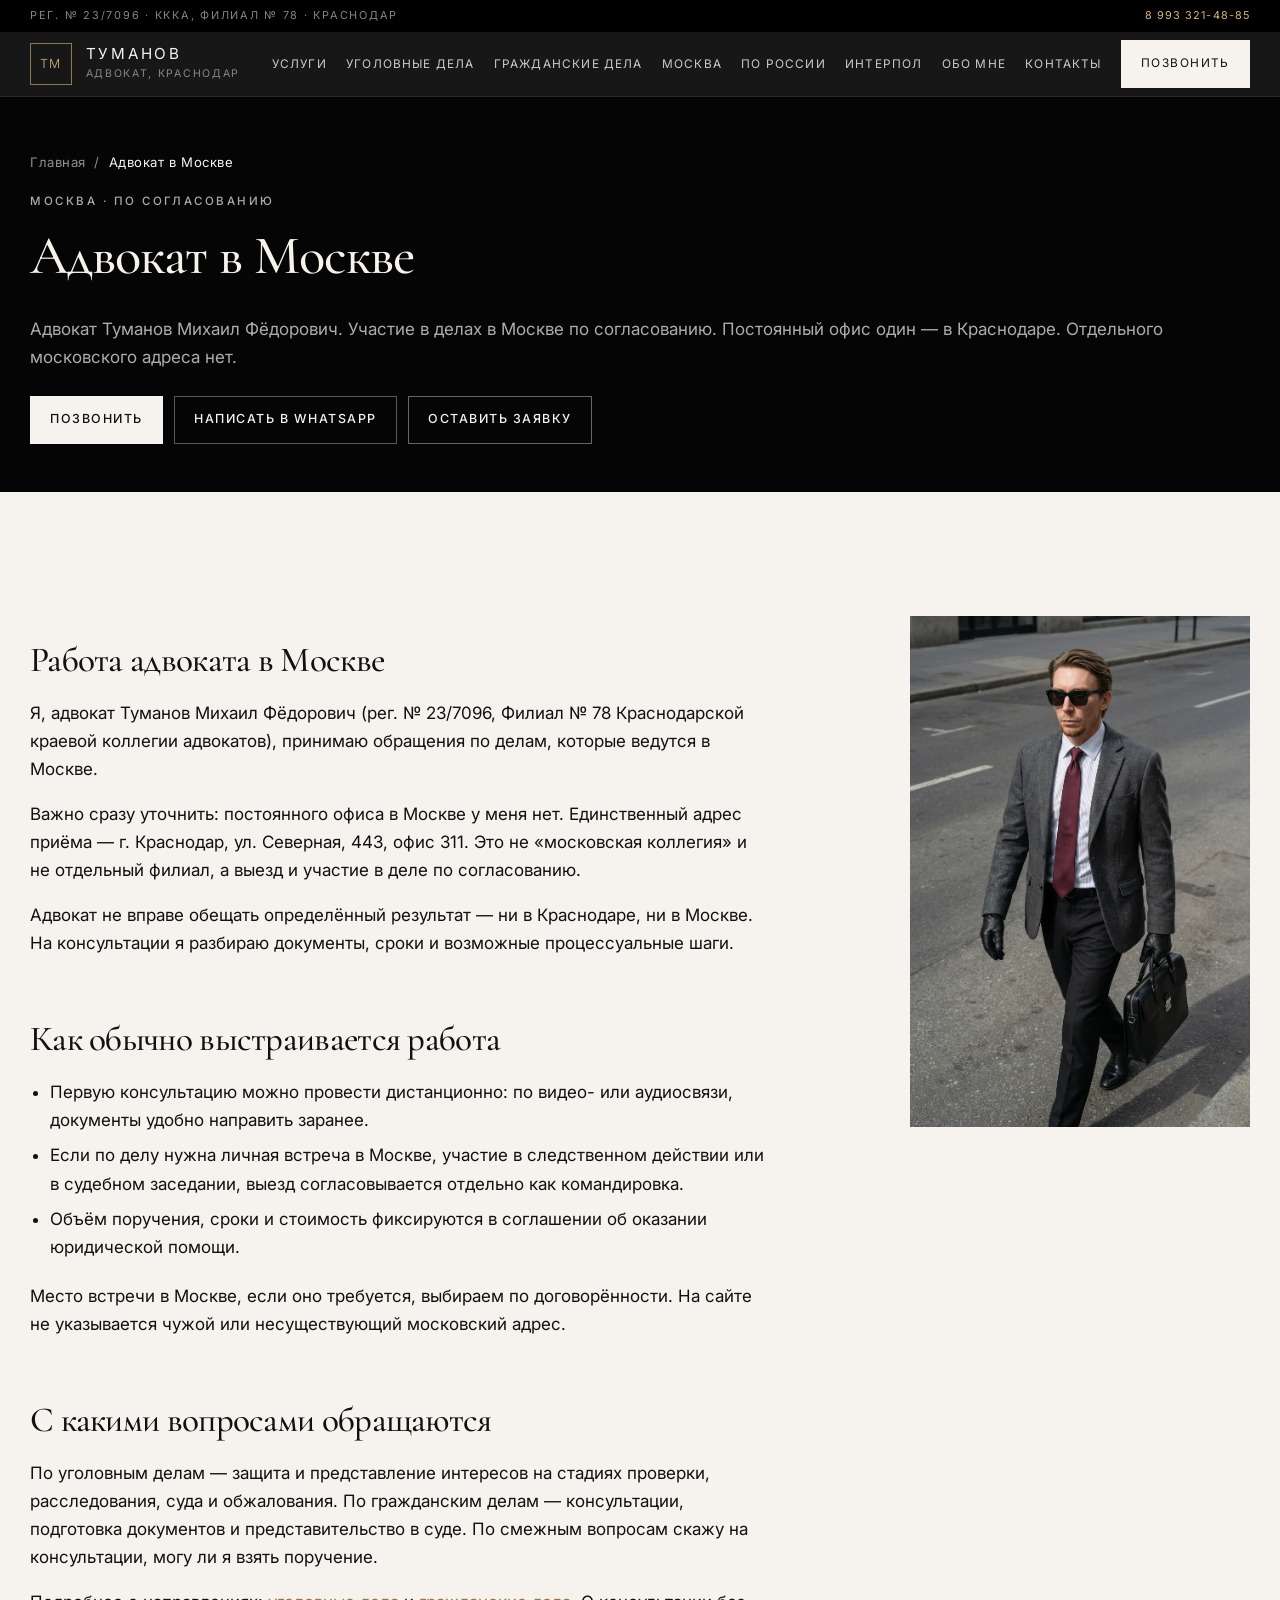
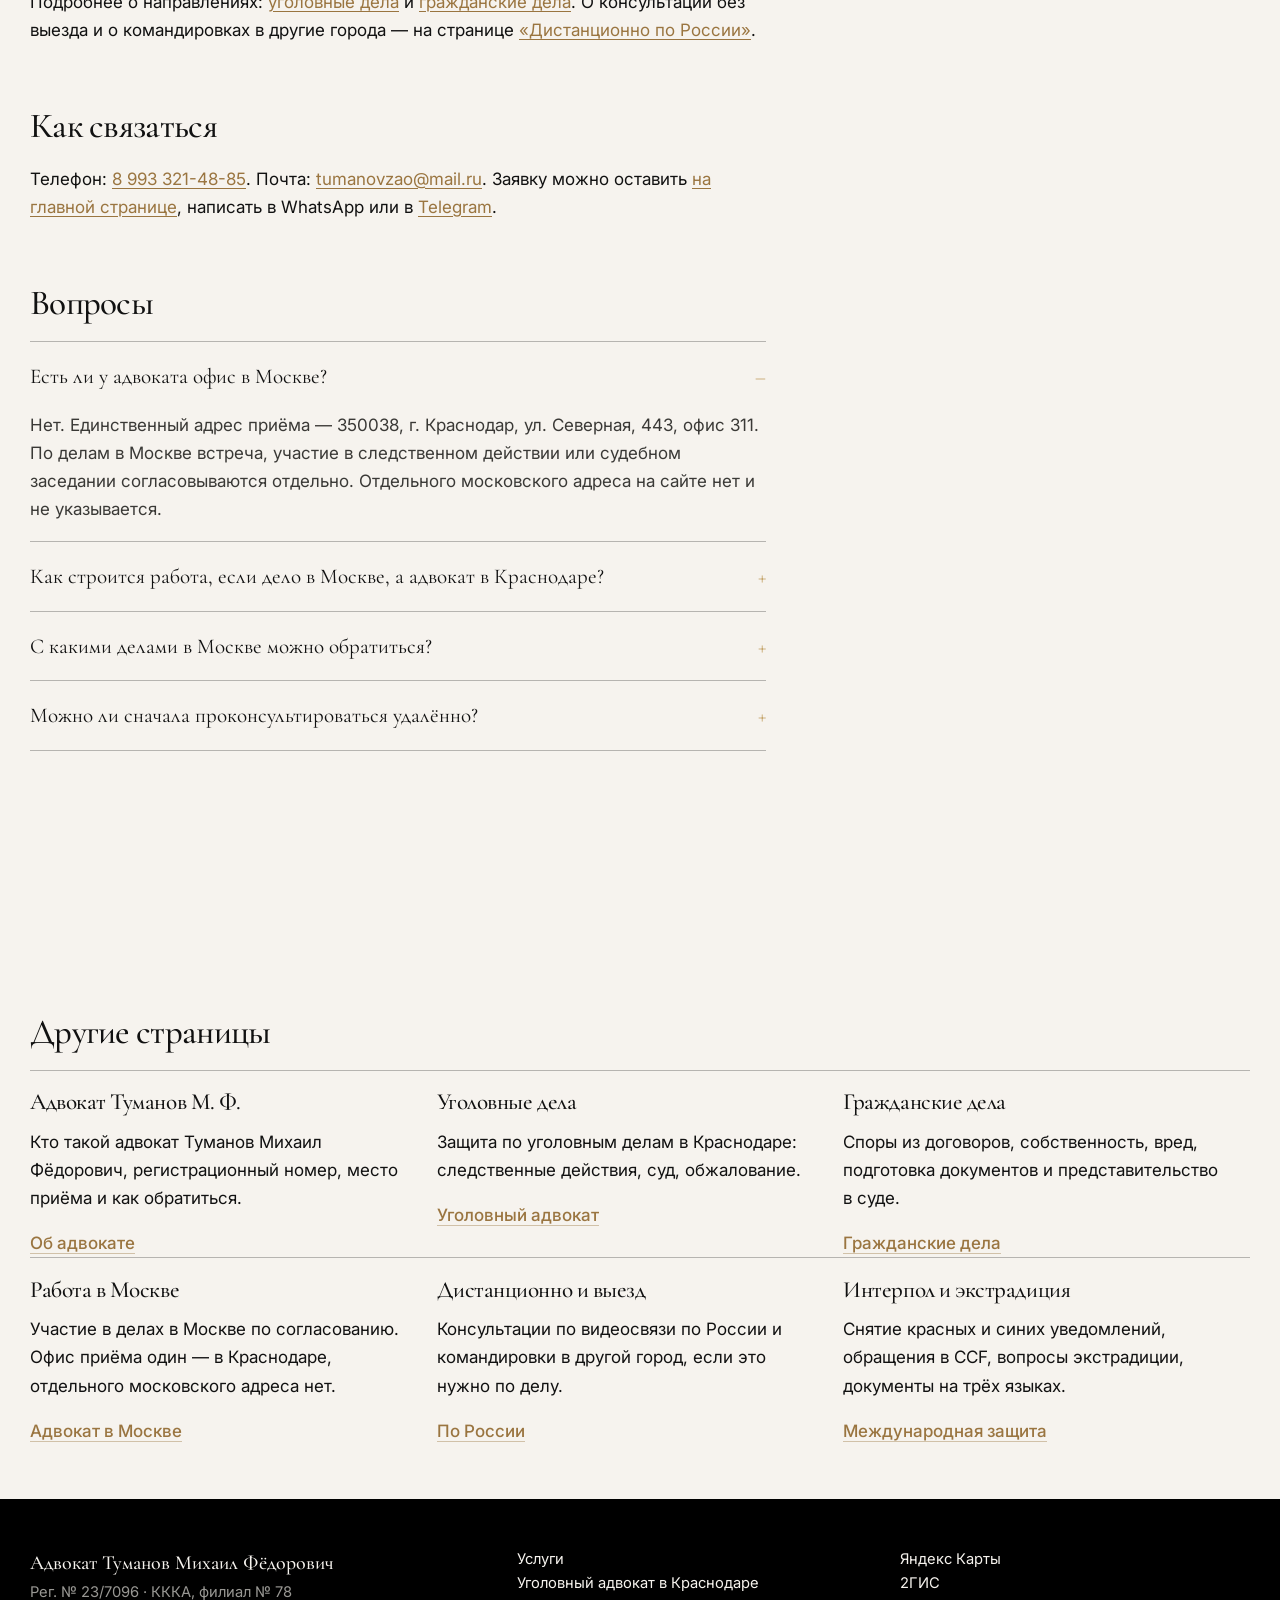
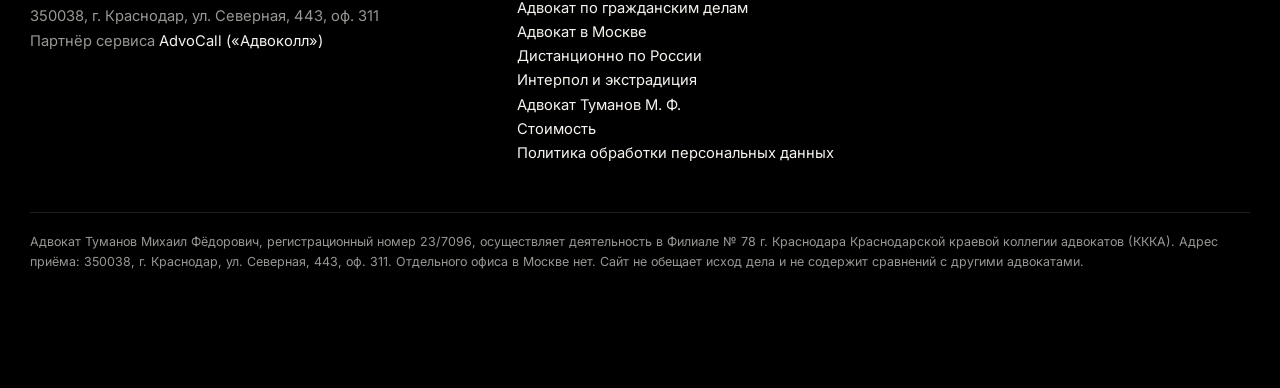
<file: advokat-moskva/index.html>
<!DOCTYPE html>
<html lang="ru">
<head>
  <meta charset="utf-8">
  <meta name="viewport" content="width=device-width, initial-scale=1">
  <title>Адвокат в Москве — Туманов Михаил Фёдорович</title>
  <meta name="description" content="Адвокат Туманов Михаил Фёдорович работает в Москве по согласованию: консультация дистанционно или выезд. Офис приёма — в Краснодаре, ул. Северная, 443, оф. 311. Тел. 8 993 321-48-85.">
  <meta name="author" content="Адвокат Туманов Михаил Фёдорович">
  <meta name="robots" content="index, follow">
  <link rel="canonical" href="https://tumanov-advokat.ru/advokat-moskva/">
  <link rel="sitemap" type="application/xml" href="../sitemap.xml">
  <meta property="og:type" content="website">
  <meta property="og:locale" content="ru_RU">
  <meta property="og:site_name" content="Адвокат Туманов Михаил Фёдорович">
  <meta property="og:title" content="Адвокат в Москве — Туманов Михаил Фёдорович">
  <meta property="og:description" content="Адвокат Туманов Михаил Фёдорович работает в Москве по согласованию: консультация дистанционно или выезд. Офис приёма — в Краснодаре, ул. Северная, 443, оф. 311. Тел. 8 993 321-48-85.">
  <meta property="og:url" content="https://tumanov-advokat.ru/advokat-moskva/">
  <meta property="og:image" content="https://tumanov-advokat.ru/img/og-cover.jpg">
  <meta property="og:image:width" content="1200">
  <meta property="og:image:height" content="630">
  <meta property="og:image:alt" content="Адвокат Туманов Михаил Фёдорович, приём в Краснодаре, ул. Северная, 443, офис 311">
  <meta name="twitter:card" content="summary_large_image">
  <meta name="twitter:title" content="Адвокат в Москве — Туманов Михаил Фёдорович">
  <meta name="twitter:description" content="Адвокат Туманов Михаил Фёдорович работает в Москве по согласованию: консультация дистанционно или выезд. Офис приёма — в Краснодаре, ул. Северная, 443, оф. 311. Тел. 8 993 321-48-85.">
  <meta name="twitter:image" content="https://tumanov-advokat.ru/img/og-cover.jpg">
  <link rel="icon" type="image/png" sizes="32x32" href="../img/favicon-32.png">
  <link rel="apple-touch-icon" sizes="180x180" href="../img/favicon-180.png">
  <link rel="preconnect" href="https://fonts.googleapis.com">
  <link rel="preconnect" href="https://fonts.gstatic.com" crossorigin>
  <link href="https://fonts.googleapis.com/css2?family=Cormorant+Garamond:ital,wght@0,400;0,500;0,600;0,700;1,500;1,600&amp;family=Inter:wght@400;500;600&amp;display=swap" rel="stylesheet">
  <script>
    if (window.matchMedia && !window.matchMedia('(prefers-reduced-motion: reduce)').matches) {
      document.documentElement.classList.add('js-motion');
    }
  </script>
  <link rel="stylesheet" href="../styles.css">
  <script type="application/ld+json">
{
  "@context": "https://schema.org",
  "@graph": [
    {
      "@type": "WebPage",
      "@id": "https://tumanov-advokat.ru/advokat-moskva/#webpage",
      "url": "https://tumanov-advokat.ru/advokat-moskva/",
      "name": "Адвокат в Москве — Туманов Михаил Фёдорович",
      "description": "Адвокат Туманов Михаил Фёдорович работает в Москве по согласованию: консультация дистанционно или выезд. Офис приёма — в Краснодаре, ул. Северная, 443, оф. 311. Тел. 8 993 321-48-85.",
      "isPartOf": {
        "@id": "https://tumanov-advokat.ru/#website"
      },
      "about": {
        "@id": "https://tumanov-advokat.ru/#person"
      },
      "inLanguage": "ru-RU",
      "dateModified": "2026-11-21",
      "breadcrumb": {
        "@id": "https://tumanov-advokat.ru/advokat-moskva/#breadcrumb"
      }
    },
    {
      "@type": "BreadcrumbList",
      "@id": "https://tumanov-advokat.ru/advokat-moskva/#breadcrumb",
      "itemListElement": [
        {
          "@type": "ListItem",
          "position": 1,
          "name": "Главная",
          "item": "https://tumanov-advokat.ru/"
        },
        {
          "@type": "ListItem",
          "position": 2,
          "name": "Адвокат в Москве",
          "item": "https://tumanov-advokat.ru/advokat-moskva/"
        }
      ]
    },
    {
      "@type": "Person",
      "@id": "https://tumanov-advokat.ru/#person",
      "name": "Туманов Михаил Фёдорович",
      "alternateName": [
        "Туманов Михаил Федорович",
        "Туманов М. Ф.",
        "адвокат Туманов"
      ],
      "jobTitle": "Адвокат",
      "url": "https://tumanov-advokat.ru/advokat-tumanov/",
      "address": {
        "@type": "PostalAddress",
        "streetAddress": "ул. Северная, 443, офис 311",
        "addressLocality": "Краснодар",
        "addressRegion": "Краснодарский край",
        "postalCode": "350038",
        "addressCountry": "RU"
      }
    },
    {
      "@type": "LegalService",
      "@id": "https://tumanov-advokat.ru/#legal",
      "name": "Адвокат Туманов Михаил Фёдорович",
      "url": "https://tumanov-advokat.ru/",
      "areaServed": [
        {
          "@type": "City",
          "name": "Краснодар"
        },
        {
          "@type": "AdministrativeArea",
          "name": "Краснодарский край"
        },
        {
          "@type": "City",
          "name": "Москва"
        },
        {
          "@type": "AdministrativeArea",
          "name": "Республика Крым"
        },
        {
          "@type": "Country",
          "name": "Россия"
        }
      ],
      "address": {
        "@type": "PostalAddress",
        "streetAddress": "ул. Северная, 443, офис 311",
        "addressLocality": "Краснодар",
        "addressRegion": "Краснодарский край",
        "postalCode": "350038",
        "addressCountry": "RU"
      }
    },
    {
      "@type": "FAQPage",
      "mainEntity": [
        {
          "@type": "Question",
          "name": "Есть ли у адвоката офис в Москве?",
          "acceptedAnswer": {
            "@type": "Answer",
            "text": "Нет. Единственный адрес приёма — 350038, г. Краснодар, ул. Северная, 443, офис 311. По делам в Москве встреча, участие в следственном действии или судебном заседании согласовываются отдельно. Отдельного московского адреса на сайте нет и не указывается."
          }
        },
        {
          "@type": "Question",
          "name": "Как строится работа, если дело в Москве, а адвокат в Краснодаре?",
          "acceptedAnswer": {
            "@type": "Answer",
            "text": "Сначала можно провести консультацию дистанционно: по видео- или аудиосвязи, с направлением документов заранее. Если по делу нужен личный выезд в Москву, это обсуждается отдельно, включая сроки и условия командировки, и фиксируется в соглашении."
          }
        },
        {
          "@type": "Question",
          "name": "С какими делами в Москве можно обратиться?",
          "acceptedAnswer": {
            "@type": "Answer",
            "text": "Принимаю обращения по уголовным и гражданским делам, а также по смежным вопросам, если это входит в адвокатскую компетенцию. Подходит ли конкретная ситуация и нужен ли выезд, видно после консультации. Исход дела адвокат обещать не вправе."
          }
        },
        {
          "@type": "Question",
          "name": "Можно ли сначала проконсультироваться удалённо?",
          "acceptedAnswer": {
            "@type": "Answer",
            "text": "Да. По предварительной договорённости консультацию можно провести онлайн. Онлайн-формат удобен для первого разбора, но не заменяет выезда, если он необходим по делу."
          }
        }
      ]
    }
  ]
}
  </script>
<!-- Yandex.Metrika counter -->
<script type="text/javascript">
    (function(m,e,t,r,i,k,a){
        m[i]=m[i]||function(){(m[i].a=m[i].a||[]).push(arguments)};
        m[i].l=1*new Date();
        for (var j = 0; j < document.scripts.length; j++) {if (document.scripts[j].src === r) { return; }}
        k=e.createElement(t),a=e.getElementsByTagName(t)[0],k.async=1,k.src=r,a.parentNode.insertBefore(k,a)
    })(window, document,'script','https://mc.yandex.ru/metrika/tag.js?id=114478134', 'ym');

    ym(114478134, 'init', {ssr:true, webvisor:true, clickmap:true, ecommerce:"dataLayer", referrer: document.referrer, url: location.href, accurateTrackBounce:true, trackLinks:true});
</script>
<noscript><div><img src="https://mc.yandex.ru/watch/114478134" style="position:absolute; left:-9999px;" alt="" /></div></noscript>
<!-- /Yandex.Metrika counter -->
</head>
<body>
  <a class="skip" href="#main">К содержанию</a>
  <div class="topline">
    <div class="wrap">
      <span>Рег. № 23/7096 · КККА, филиал № 78 · Краснодар</span>
      <a href="tel:+79933214885">8 993 321-48-85</a>
    </div>
  </div>
  <header class="site">
    <div class="wrap site-bar">
      <a class="brand" href="../index.html">
        <span class="monogram">ТМ</span>
        <span><strong>Туманов</strong><span>Адвокат, Краснодар</span></span>
      </a>
      <button class="nav-toggle" type="button" aria-expanded="false" aria-controls="menu" aria-label="Открыть меню"><span></span><span></span><span></span></button>
      <nav class="desk" id="menu">
        <a href="../index.html#uslugi">Услуги</a>
        <a href="../ugolovnyj-advokat-krasnodar/">Уголовные дела</a>
        <a href="../grazhdanskie-dela-krasnodar/">Гражданские дела</a>
        <a href="../advokat-moskva/">Москва</a>
        <a href="../distancionno-po-rossii/">По России</a>
        <a href="../mezhdunarodnaya-zashchita/">Интерпол</a>
        <a href="../advokat-tumanov/">Обо мне</a>
        <a href="../index.html#kontakty">Контакты</a>
        <a class="btn btn-primary" href="tel:+79933214885">Позвонить</a>
      </nav>
    </div>
  </header>
  <div class="page-hero">
    <div class="wrap">
      <nav class="crumbs" aria-label="Навигация по разделам">
        <a href="../index.html">Главная</a>
        <span aria-hidden="true">/</span>
        <span aria-current="page">Адвокат в Москве</span>
      </nav>
      <p class="kicker">Москва · по согласованию</p>
      <h1>Адвокат в Москве</h1>
      <p>Адвокат Туманов Михаил Фёдорович. Участие в делах в Москве по согласованию. Постоянный офис один — в Краснодаре. Отдельного московского адреса нет.</p>
      <div class="cta-row">
        <a class="btn btn-primary" href="tel:+79933214885">Позвонить</a>
        <a class="btn btn-wa" href="https://wa.me/79933214885" rel="noopener noreferrer">Написать в WhatsApp</a>
        <a class="btn btn-light" href="../index.html#kontakty">Оставить заявку</a>
      </div>
    </div>
  </div>
  <main id="main">
    <section>
      <div class="wrap prose-split">
        <div class="prose">

        <h2>Работа адвоката в Москве</h2>
        <p>Я, адвокат Туманов Михаил Фёдорович (рег. № 23/7096, Филиал № 78 Краснодарской краевой коллегии адвокатов), принимаю обращения по делам, которые ведутся в Москве.</p>
        <p>Важно сразу уточнить: постоянного офиса в Москве у меня нет. Единственный адрес приёма — г. Краснодар, ул. Северная, 443, офис 311. Это не «московская коллегия» и не отдельный филиал, а выезд и участие в деле по согласованию.</p>
        <p>Адвокат не вправе обещать определённый результат — ни в Краснодаре, ни в Москве. На консультации я разбираю документы, сроки и возможные процессуальные шаги.</p>

        <h2>Как обычно выстраивается работа</h2>
        <ul>
          <li>Первую консультацию можно провести дистанционно: по видео- или аудиосвязи, документы удобно направить заранее.</li>
          <li>Если по делу нужна личная встреча в Москве, участие в следственном действии или в судебном заседании, выезд согласовывается отдельно как командировка.</li>
          <li>Объём поручения, сроки и стоимость фиксируются в соглашении об оказании юридической помощи.</li>
        </ul>
        <p>Место встречи в Москве, если оно требуется, выбираем по договорённости. На сайте не указывается чужой или несуществующий московский адрес.</p>

        <h2>С какими вопросами обращаются</h2>
        <p>По уголовным делам — защита и представление интересов на стадиях проверки, расследования, суда и обжалования. По гражданским делам — консультации, подготовка документов и представительство в суде. По смежным вопросам скажу на консультации, могу ли я взять поручение.</p>
        <p>Подробнее о направлениях: <a href="../ugolovnyj-advokat-krasnodar/">уголовные дела</a> и <a href="../grazhdanskie-dela-krasnodar/">гражданские дела</a>. О консультации без выезда и о командировках в другие города — на странице <a href="../distancionno-po-rossii/">«Дистанционно по России»</a>.</p>

        <h2>Как связаться</h2>
        <p>Телефон: <a href="tel:+79933214885">8 993 321-48-85</a>. Почта: <a href="mailto:tumanovzao@mail.ru">tumanovzao@mail.ru</a>. Заявку можно оставить <a href="../index.html#kontakty">на главной странице</a>, написать в WhatsApp или в <a href="https://t.me/+79933214885" rel="noopener noreferrer">Telegram</a>.</p>

        <h2>Вопросы</h2>
        <details class="faq" open>
          <summary>Есть ли у адвоката офис в Москве?</summary>
          <p>Нет. Единственный адрес приёма — 350038, г. Краснодар, ул. Северная, 443, офис 311. По делам в Москве встреча, участие в следственном действии или судебном заседании согласовываются отдельно. Отдельного московского адреса на сайте нет и не указывается.</p>
        </details>
        <details class="faq">
          <summary>Как строится работа, если дело в Москве, а адвокат в Краснодаре?</summary>
          <p>Сначала можно провести консультацию дистанционно: по видео- или аудиосвязи, с направлением документов заранее. Если по делу нужен личный выезд в Москву, это обсуждается отдельно, включая сроки и условия командировки, и фиксируется в соглашении.</p>
        </details>
        <details class="faq">
          <summary>С какими делами в Москве можно обратиться?</summary>
          <p>Принимаю обращения по уголовным и гражданским делам, а также по смежным вопросам, если это входит в адвокатскую компетенцию. Подходит ли конкретная ситуация и нужен ли выезд, видно после консультации. Исход дела адвокат обещать не вправе.</p>
        </details>
        <details class="faq">
          <summary>Можно ли сначала проконсультироваться удалённо?</summary>
          <p>Да. По предварительной договорённости консультацию можно провести онлайн. Онлайн-формат удобен для первого разбора, но не заменяет выезда, если он необходим по делу.</p>
        </details>

        </div>
        <figure class="page-photo">
          <picture><source srcset="../img/photo-moskva.webp" type="image/webp"><img src="../img/photo-moskva.jpg" width="799" height="1200" alt="Адвокат Туманов Михаил Фёдорович с портфелем на улице города — работа по делам в Москве" loading="lazy" decoding="async"></picture>
        </figure>
      </div>
    </section>
    <section class="related">
      <div class="wrap">
        <h2>Другие страницы</h2>
        <div class="grid-3">
          <article class="card">
            <h3>Адвокат Туманов М. Ф.</h3>
            <p>Кто такой адвокат Туманов Михаил Фёдорович, регистрационный номер, место приёма и как обратиться.</p>
            <p class="card-more"><a href="../advokat-tumanov/">Об адвокате</a></p>
          </article>
          <article class="card">
            <h3>Уголовные дела</h3>
            <p>Защита по уголовным делам в Краснодаре: следственные действия, суд, обжалование.</p>
            <p class="card-more"><a href="../ugolovnyj-advokat-krasnodar/">Уголовный адвокат</a></p>
          </article>
          <article class="card">
            <h3>Гражданские дела</h3>
            <p>Споры из договоров, собственность, вред, подготовка документов и представительство в суде.</p>
            <p class="card-more"><a href="../grazhdanskie-dela-krasnodar/">Гражданские дела</a></p>
          </article>
          <article class="card">
            <h3>Работа в Москве</h3>
            <p>Участие в делах в Москве по согласованию. Офис приёма один — в Краснодаре, отдельного московского адреса нет.</p>
            <p class="card-more"><a href="../advokat-moskva/">Адвокат в Москве</a></p>
          </article>
          <article class="card">
            <h3>Дистанционно и выезд</h3>
            <p>Консультации по видеосвязи по России и командировки в другой город, если это нужно по делу.</p>
            <p class="card-more"><a href="../distancionno-po-rossii/">По России</a></p>
          </article>
          <article class="card">
            <h3>Интерпол и экстрадиция</h3>
            <p>Снятие красных и синих уведомлений, обращения в CCF, вопросы экстрадиции, документы на трёх языках.</p>
            <p class="card-more"><a href="../mezhdunarodnaya-zashchita/">Международная защита</a></p>
          </article>
        </div>
      </div>
    </section>
  </main>
  <footer class="site">
    <div class="wrap">
      <div class="grid">
        <div>
          <p><strong>Адвокат Туманов Михаил Фёдорович</strong><br>
          Рег. № 23/7096 · КККА, филиал № 78<br>
          350038, г. Краснодар, ул. Северная, 443, оф. 311<br>
          Партнёр сервиса <a href="https://advocall.me/" rel="noopener noreferrer">AdvoCall («Адвоколл»)</a></p>
        </div>
        <div>
          <p><a href="../index.html#uslugi">Услуги</a><br>
          <a href="../ugolovnyj-advokat-krasnodar/">Уголовный адвокат в Краснодаре</a><br>
          <a href="../grazhdanskie-dela-krasnodar/">Адвокат по гражданским делам</a><br>
          <a href="../advokat-moskva/">Адвокат в Москве</a><br>
          <a href="../distancionno-po-rossii/">Дистанционно по России</a><br>
          <a href="../mezhdunarodnaya-zashchita/">Интерпол и экстрадиция</a><br>
          <a href="../advokat-tumanov/">Адвокат Туманов М. Ф.</a><br>
          <a href="../index.html#stoimost">Стоимость</a><br>
          <a href="../policy.html">Политика обработки персональных данных</a></p>
        </div>
        <div>
          <p><a href="https://yandex.ru/maps/org/advokat_tumanov_m_f_/73334328233/" rel="noopener noreferrer">Яндекс Карты</a><br>
          <a href="https://2gis.ru/krasnodar/firm/70000001097403559" rel="noopener noreferrer">2ГИС</a></p>
        </div>
      </div>
      <p class="legal-tiny">Адвокат Туманов Михаил Фёдорович, регистрационный номер 23/7096, осуществляет деятельность в Филиале № 78 г. Краснодара Краснодарской краевой коллегии адвокатов (КККА). Адрес приёма: 350038, г. Краснодар, ул. Северная, 443, оф. 311. Отдельного офиса в Москве нет. Сайт не обещает исход дела и не содержит сравнений с другими адвокатами.</p>
    </div>
  </footer>
  <div class="mobile-cta" aria-label="Быстрая связь">
    <a class="btn btn-primary" href="tel:+79933214885">Звонок</a>
    <a class="btn btn-wa" href="https://wa.me/79933214885" rel="noopener noreferrer">WhatsApp</a>
    <a class="btn btn-light" href="../index.html#kontakty">Заявка</a>
  </div>
  <script src="../script.js" defer></script>
</body>
</html>
</file>
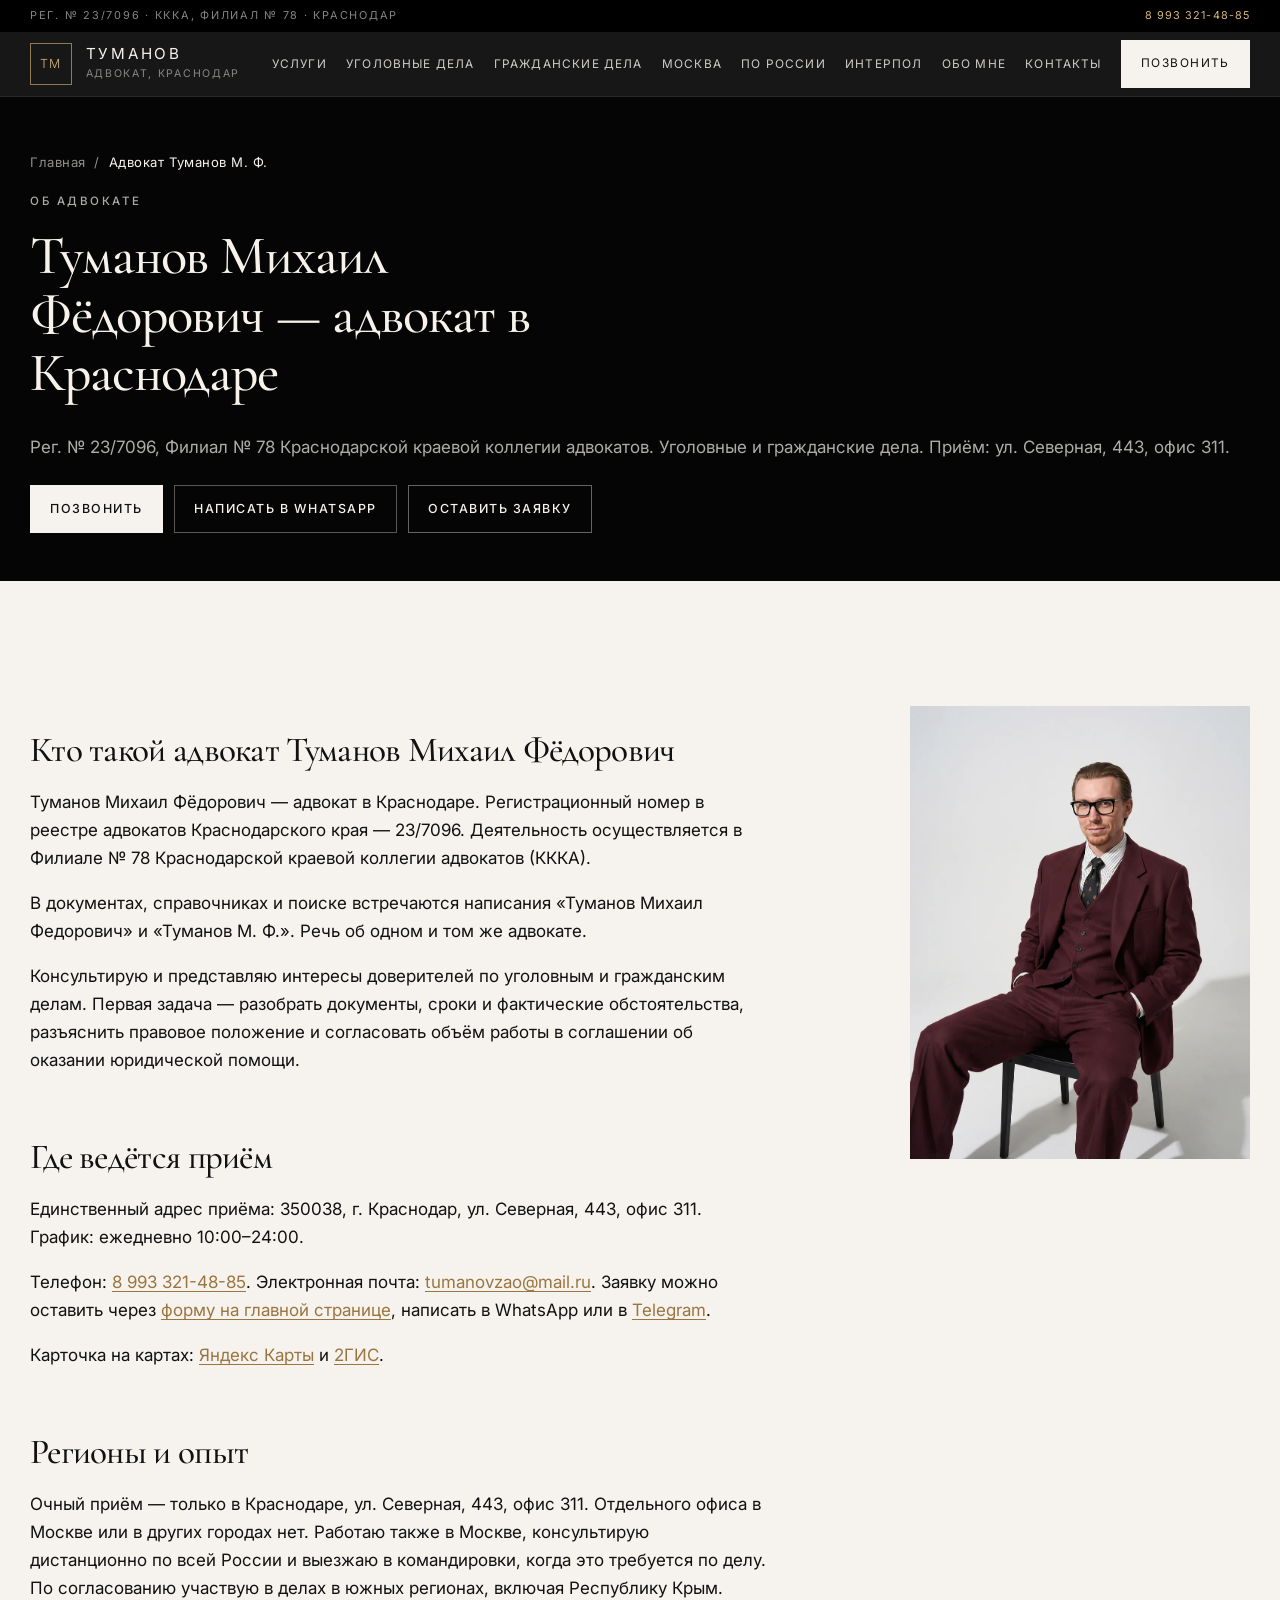
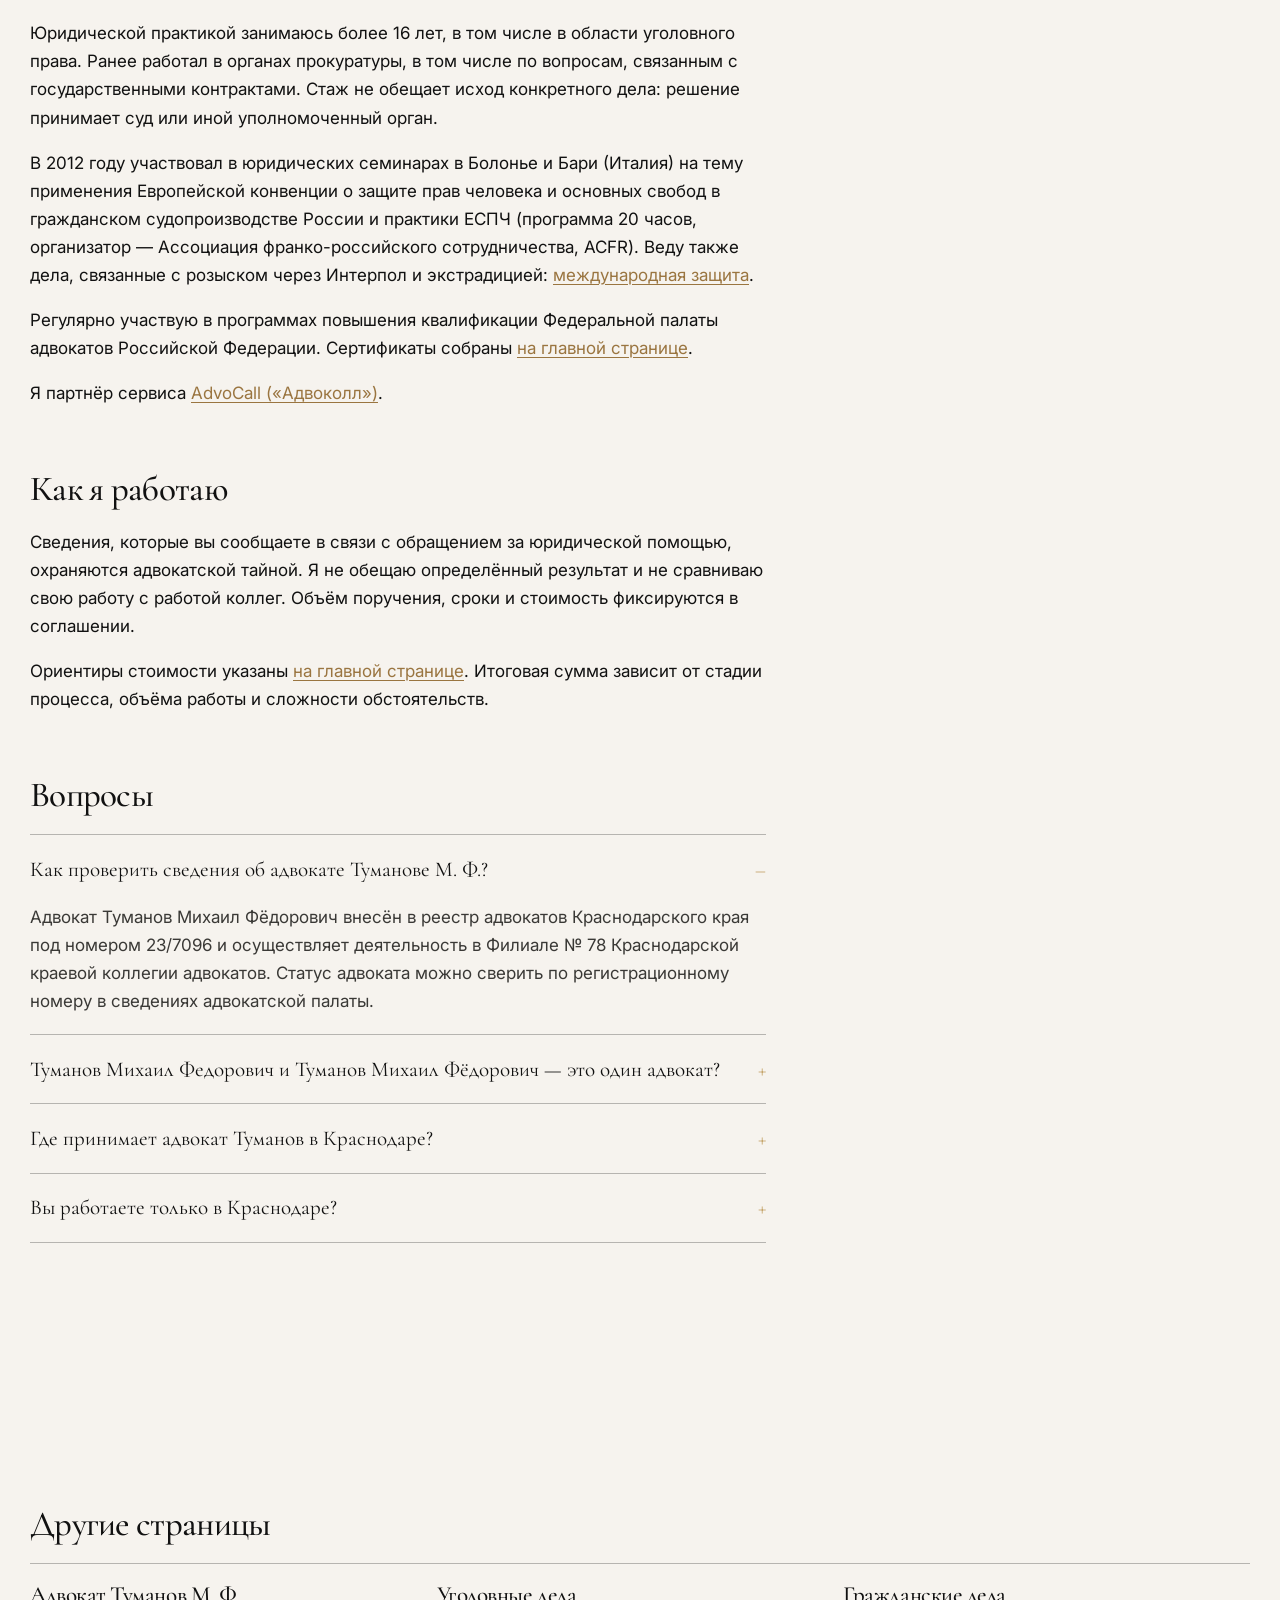
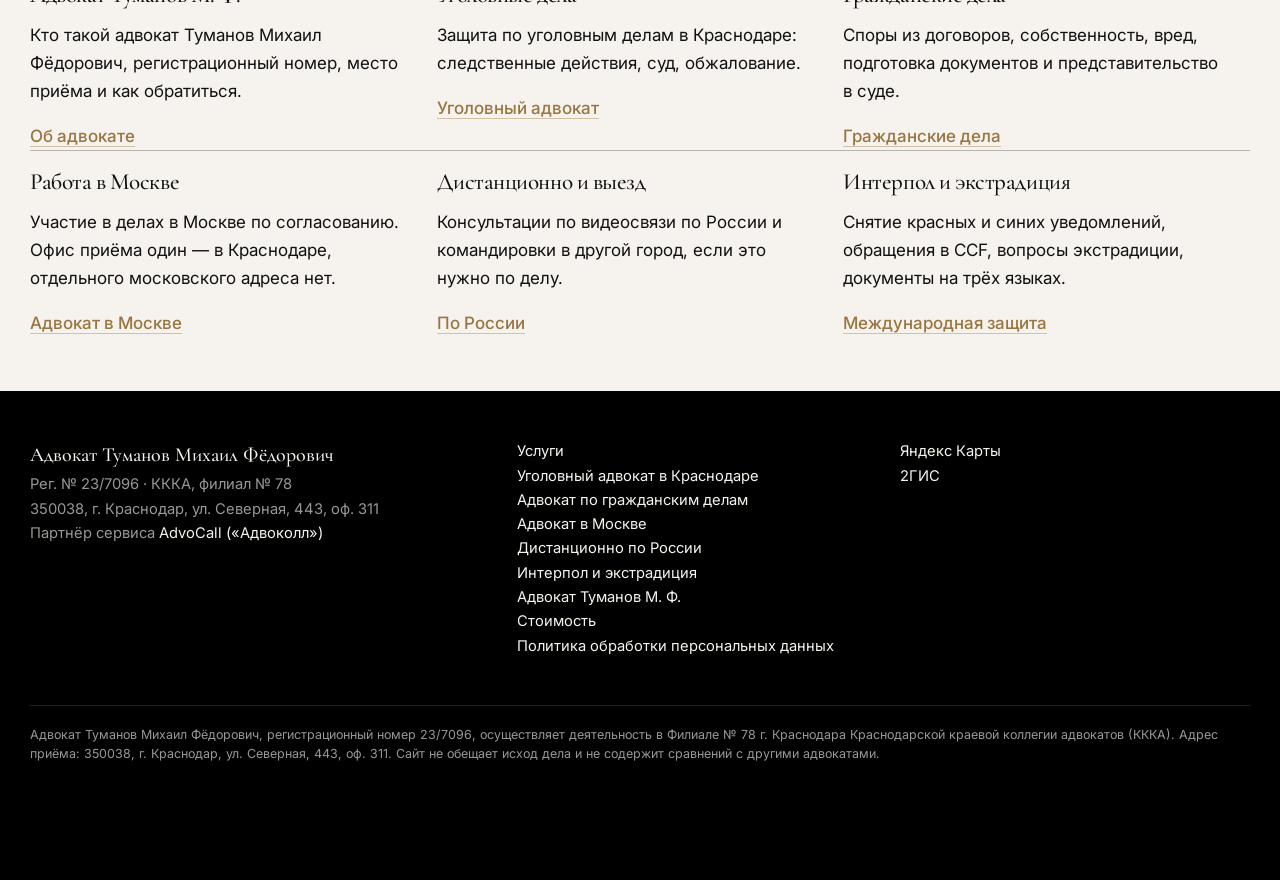
<file: advokat-tumanov/index.html>
<!DOCTYPE html>
<html lang="ru">
<head>
  <meta charset="utf-8">
  <meta name="viewport" content="width=device-width, initial-scale=1">
  <title>Туманов Михаил Фёдорович — адвокат в Краснодаре</title>
  <meta name="description" content="Адвокат Туманов Михаил Фёдорович (Туманов М. Ф., Михаил Федорович), рег. № 23/7096, КККА, филиал № 78. Приём в Краснодаре, ул. Северная, 443, оф. 311. Тел. 8 993 321-48-85.">
  <meta name="author" content="Адвокат Туманов Михаил Фёдорович">
  <meta name="robots" content="index, follow">
  <link rel="canonical" href="https://tumanov-advokat.ru/advokat-tumanov/">
  <link rel="sitemap" type="application/xml" href="../sitemap.xml">
  <meta property="og:type" content="website">
  <meta property="og:locale" content="ru_RU">
  <meta property="og:site_name" content="Адвокат Туманов Михаил Фёдорович">
  <meta property="og:title" content="Туманов Михаил Фёдорович — адвокат в Краснодаре">
  <meta property="og:description" content="Адвокат Туманов Михаил Фёдорович (Туманов М. Ф., Михаил Федорович), рег. № 23/7096, КККА, филиал № 78. Приём в Краснодаре, ул. Северная, 443, оф. 311. Тел. 8 993 321-48-85.">
  <meta property="og:url" content="https://tumanov-advokat.ru/advokat-tumanov/">
  <meta property="og:image" content="https://tumanov-advokat.ru/img/og-cover.jpg">
  <meta property="og:image:width" content="1200">
  <meta property="og:image:height" content="630">
  <meta property="og:image:alt" content="Адвокат в Краснодаре Туманов Михаил Фёдорович, ул. Северная, 443, офис 311">
  <meta name="twitter:card" content="summary_large_image">
  <meta name="twitter:title" content="Туманов Михаил Фёдорович — адвокат в Краснодаре">
  <meta name="twitter:description" content="Адвокат Туманов Михаил Фёдорович (Туманов М. Ф., Михаил Федорович), рег. № 23/7096, КККА, филиал № 78. Приём в Краснодаре, ул. Северная, 443, оф. 311. Тел. 8 993 321-48-85.">
  <meta name="twitter:image" content="https://tumanov-advokat.ru/img/og-cover.jpg">
  <link rel="icon" type="image/png" sizes="32x32" href="../img/favicon-32.png">
  <link rel="apple-touch-icon" sizes="180x180" href="../img/favicon-180.png">
  <link rel="preconnect" href="https://fonts.googleapis.com">
  <link rel="preconnect" href="https://fonts.gstatic.com" crossorigin>
  <link href="https://fonts.googleapis.com/css2?family=Cormorant+Garamond:ital,wght@0,400;0,500;0,600;0,700;1,500;1,600&amp;family=Inter:wght@400;500;600&amp;display=swap" rel="stylesheet">
  <script>
    if (window.matchMedia && !window.matchMedia('(prefers-reduced-motion: reduce)').matches) {
      document.documentElement.classList.add('js-motion');
    }
  </script>
  <link rel="stylesheet" href="../styles.css">
  <script type="application/ld+json">
{
  "@context": "https://schema.org",
  "@graph": [
    {
      "@type": "WebPage",
      "@id": "https://tumanov-advokat.ru/advokat-tumanov/#webpage",
      "url": "https://tumanov-advokat.ru/advokat-tumanov/",
      "name": "Туманов Михаил Фёдорович — адвокат в Краснодаре",
      "description": "Адвокат Туманов Михаил Фёдорович (Туманов М. Ф., Михаил Федорович), рег. № 23/7096, КККА, филиал № 78. Приём в Краснодаре, ул. Северная, 443, оф. 311. Тел. 8 993 321-48-85.",
      "isPartOf": {
        "@id": "https://tumanov-advokat.ru/#website"
      },
      "about": {
        "@id": "https://tumanov-advokat.ru/#person"
      },
      "inLanguage": "ru-RU",
      "dateModified": "2026-11-21",
      "breadcrumb": {
        "@id": "https://tumanov-advokat.ru/advokat-tumanov/#breadcrumb"
      }
    },
    {
      "@type": "BreadcrumbList",
      "@id": "https://tumanov-advokat.ru/advokat-tumanov/#breadcrumb",
      "itemListElement": [
        {
          "@type": "ListItem",
          "position": 1,
          "name": "Главная",
          "item": "https://tumanov-advokat.ru/"
        },
        {
          "@type": "ListItem",
          "position": 2,
          "name": "Адвокат Туманов М. Ф.",
          "item": "https://tumanov-advokat.ru/advokat-tumanov/"
        }
      ]
    },
    {
      "@type": "Person",
      "@id": "https://tumanov-advokat.ru/#person",
      "name": "Туманов Михаил Фёдорович",
      "alternateName": [
        "Туманов Михаил Федорович",
        "Туманов М. Ф.",
        "адвокат Туманов"
      ],
      "jobTitle": "Адвокат",
      "url": "https://tumanov-advokat.ru/advokat-tumanov/"
    },
    {
      "@type": "FAQPage",
      "mainEntity": [
        {
          "@type": "Question",
          "name": "Как проверить сведения об адвокате Туманове М. Ф.?",
          "acceptedAnswer": {
            "@type": "Answer",
            "text": "Адвокат Туманов Михаил Фёдорович внесён в реестр адвокатов Краснодарского края под номером 23/7096 и осуществляет деятельность в Филиале № 78 Краснодарской краевой коллегии адвокатов. Статус адвоката можно сверить по регистрационному номеру в сведениях адвокатской палаты."
          }
        },
        {
          "@type": "Question",
          "name": "Туманов Михаил Федорович и Туманов Михаил Фёдорович — это один адвокат?",
          "acceptedAnswer": {
            "@type": "Answer",
            "text": "Да. В документах и поисковых системах отчество иногда пишут без буквы «ё»: Михаил Федорович. Это тот же адвокат, Туманов М. Ф., регистрационный номер 23/7096."
          }
        },
        {
          "@type": "Question",
          "name": "Где принимает адвокат Туманов в Краснодаре?",
          "acceptedAnswer": {
            "@type": "Answer",
            "text": "Приём ведётся по адресу: 350038, г. Краснодар, ул. Северная, 443, офис 311. График: ежедневно 10:00–24:00. Запись удобно согласовать по телефону, в WhatsApp или в Telegram."
          }
        },
        {
          "@type": "Question",
          "name": "Вы работаете только в Краснодаре?",
          "acceptedAnswer": {
            "@type": "Answer",
            "text": "Очный приём — в Краснодаре, ул. Северная, 443, офис 311. Работаю также в Москве, консультирую дистанционно по России и выезжаю в командировки, когда это нужно по делу. Отдельного офиса в Москве нет. Условия встречи или выезда фиксируются в соглашении."
          }
        }
      ]
    }
  ]
}
  </script>
<!-- Yandex.Metrika counter -->
<script type="text/javascript">
    (function(m,e,t,r,i,k,a){
        m[i]=m[i]||function(){(m[i].a=m[i].a||[]).push(arguments)};
        m[i].l=1*new Date();
        for (var j = 0; j < document.scripts.length; j++) {if (document.scripts[j].src === r) { return; }}
        k=e.createElement(t),a=e.getElementsByTagName(t)[0],k.async=1,k.src=r,a.parentNode.insertBefore(k,a)
    })(window, document,'script','https://mc.yandex.ru/metrika/tag.js?id=114478134', 'ym');

    ym(114478134, 'init', {ssr:true, webvisor:true, clickmap:true, ecommerce:"dataLayer", referrer: document.referrer, url: location.href, accurateTrackBounce:true, trackLinks:true});
</script>
<noscript><div><img src="https://mc.yandex.ru/watch/114478134" style="position:absolute; left:-9999px;" alt="" /></div></noscript>
<!-- /Yandex.Metrika counter -->
</head>
<body>
  <a class="skip" href="#main">К содержанию</a>
  <div class="topline">
    <div class="wrap">
      <span>Рег. № 23/7096 · КККА, филиал № 78 · Краснодар</span>
      <a href="tel:+79933214885">8 993 321-48-85</a>
    </div>
  </div>
  <header class="site">
    <div class="wrap site-bar">
      <a class="brand" href="../index.html">
        <span class="monogram">ТМ</span>
        <span><strong>Туманов</strong><span>Адвокат, Краснодар</span></span>
      </a>
      <button class="nav-toggle" type="button" aria-expanded="false" aria-controls="menu" aria-label="Открыть меню"><span></span><span></span><span></span></button>
      <nav class="desk" id="menu">
        <a href="../index.html#uslugi">Услуги</a>
        <a href="../ugolovnyj-advokat-krasnodar/">Уголовные дела</a>
        <a href="../grazhdanskie-dela-krasnodar/">Гражданские дела</a>
        <a href="../advokat-moskva/">Москва</a>
        <a href="../distancionno-po-rossii/">По России</a>
        <a href="../mezhdunarodnaya-zashchita/">Интерпол</a>
        <a href="../advokat-tumanov/">Обо мне</a>
        <a href="../index.html#kontakty">Контакты</a>
        <a class="btn btn-primary" href="tel:+79933214885">Позвонить</a>
      </nav>
    </div>
  </header>
  <div class="page-hero">
    <div class="wrap">
      <nav class="crumbs" aria-label="Навигация по разделам">
        <a href="../index.html">Главная</a>
        <span aria-hidden="true">/</span>
        <span aria-current="page">Адвокат Туманов М. Ф.</span>
      </nav>
      <p class="kicker">Об адвокате</p>
      <h1>Туманов Михаил Фёдорович — адвокат в Краснодаре</h1>
      <p>Рег. № 23/7096, Филиал № 78 Краснодарской краевой коллегии адвокатов. Уголовные и гражданские дела. Приём: ул. Северная, 443, офис 311.</p>
      <div class="cta-row">
        <a class="btn btn-primary" href="tel:+79933214885">Позвонить</a>
        <a class="btn btn-wa" href="https://wa.me/79933214885" rel="noopener noreferrer">Написать в WhatsApp</a>
        <a class="btn btn-light" href="../index.html#kontakty">Оставить заявку</a>
      </div>
    </div>
  </div>
  <main id="main">
    <section>
      <div class="wrap prose-split">
        <div class="prose">

        <h2>Кто такой адвокат Туманов Михаил Фёдорович</h2>
        <p>Туманов Михаил Фёдорович — адвокат в Краснодаре. Регистрационный номер в реестре адвокатов Краснодарского края — 23/7096. Деятельность осуществляется в Филиале № 78 Краснодарской краевой коллегии адвокатов (КККА).</p>
        <p>В документах, справочниках и поиске встречаются написания «Туманов Михаил Федорович» и «Туманов М. Ф.». Речь об одном и том же адвокате.</p>
        <p>Консультирую и представляю интересы доверителей по уголовным и гражданским делам. Первая задача — разобрать документы, сроки и фактические обстоятельства, разъяснить правовое положение и согласовать объём работы в соглашении об оказании юридической помощи.</p>

        <h2>Где ведётся приём</h2>
        <p>Единственный адрес приёма: 350038, г. Краснодар, ул. Северная, 443, офис 311. График: ежедневно 10:00–24:00.</p>
        <p>Телефон: <a href="tel:+79933214885">8 993 321-48-85</a>. Электронная почта: <a href="mailto:tumanovzao@mail.ru">tumanovzao@mail.ru</a>. Заявку можно оставить через <a href="../index.html#kontakty">форму на главной странице</a>, написать в WhatsApp или в <a href="https://t.me/+79933214885" rel="noopener noreferrer">Telegram</a>.</p>
        <p>Карточка на картах: <a href="https://yandex.ru/maps/org/advokat_tumanov_m_f_/73334328233/" rel="noopener noreferrer">Яндекс Карты</a> и <a href="https://2gis.ru/krasnodar/firm/70000001097403559" rel="noopener noreferrer">2ГИС</a>.</p>

        <h2>Регионы и опыт</h2>
        <p>Очный приём — только в Краснодаре, ул. Северная, 443, офис 311. Отдельного офиса в Москве или в других городах нет. Работаю также в Москве, консультирую дистанционно по всей России и выезжаю в командировки, когда это требуется по делу. По согласованию участвую в делах в южных регионах, включая Республику Крым.</p>
        <p>Юридической практикой занимаюсь более 16 лет, в том числе в области уголовного права. Ранее работал в органах прокуратуры, в том числе по вопросам, связанным с государственными контрактами. Стаж не обещает исход конкретного дела: решение принимает суд или иной уполномоченный орган.</p>
        <p>В 2012 году участвовал в юридических семинарах в Болонье и Бари (Италия) на тему применения Европейской конвенции о защите прав человека и основных свобод в гражданском судопроизводстве России и практики ЕСПЧ (программа 20 часов, организатор — Ассоциация франко-российского сотрудничества, ACFR). Веду также дела, связанные с розыском через Интерпол и экстрадицией: <a href="../mezhdunarodnaya-zashchita/">международная защита</a>.</p>
        <p>Регулярно участвую в программах повышения квалификации Федеральной палаты адвокатов Российской Федерации. Сертификаты собраны <a href="../index.html#kvalifikaciya">на главной странице</a>.</p>
        <p>Я партнёр сервиса <a href="https://advocall.me/" rel="noopener noreferrer">AdvoCall («Адвоколл»)</a>.</p>

        <h2>Как я работаю</h2>
        <p>Сведения, которые вы сообщаете в связи с обращением за юридической помощью, охраняются адвокатской тайной. Я не обещаю определённый результат и не сравниваю свою работу с работой коллег. Объём поручения, сроки и стоимость фиксируются в соглашении.</p>
        <p>Ориентиры стоимости указаны <a href="../index.html#stoimost">на главной странице</a>. Итоговая сумма зависит от стадии процесса, объёма работы и сложности обстоятельств.</p>

        <h2>Вопросы</h2>
        <details class="faq" open>
          <summary>Как проверить сведения об адвокате Туманове М. Ф.?</summary>
          <p>Адвокат Туманов Михаил Фёдорович внесён в реестр адвокатов Краснодарского края под номером 23/7096 и осуществляет деятельность в Филиале № 78 Краснодарской краевой коллегии адвокатов. Статус адвоката можно сверить по регистрационному номеру в сведениях адвокатской палаты.</p>
        </details>
        <details class="faq">
          <summary>Туманов Михаил Федорович и Туманов Михаил Фёдорович — это один адвокат?</summary>
          <p>Да. В документах и поисковых системах отчество иногда пишут без буквы «ё»: Михаил Федорович. Это тот же адвокат, Туманов М. Ф., регистрационный номер 23/7096.</p>
        </details>
        <details class="faq">
          <summary>Где принимает адвокат Туманов в Краснодаре?</summary>
          <p>Приём ведётся по адресу: 350038, г. Краснодар, ул. Северная, 443, офис 311. График: ежедневно 10:00–24:00. Запись удобно согласовать по телефону, в WhatsApp или в Telegram.</p>
        </details>
        <details class="faq">
          <summary>Вы работаете только в Краснодаре?</summary>
          <p>Очный приём — в Краснодаре, ул. Северная, 443, офис 311. Работаю также в Москве, консультирую дистанционно по России и выезжаю в командировки, когда это нужно по делу. Отдельного офиса в Москве нет. Условия встречи или выезда фиксируются в соглашении.</p>
        </details>

        </div>
        <figure class="page-photo">
          <picture><source srcset="../img/photo-tumanov.webp" type="image/webp"><img src="../img/photo-tumanov.jpg" width="901" height="1200" alt="Адвокат Туманов Михаил Фёдорович в бордовом костюме-тройке, улыбается, Краснодар" loading="lazy" decoding="async"></picture>
        </figure>
      </div>
    </section>
    <section class="related">
      <div class="wrap">
        <h2>Другие страницы</h2>
        <div class="grid-3">
          <article class="card">
            <h3>Адвокат Туманов М. Ф.</h3>
            <p>Кто такой адвокат Туманов Михаил Фёдорович, регистрационный номер, место приёма и как обратиться.</p>
            <p class="card-more"><a href="../advokat-tumanov/">Об адвокате</a></p>
          </article>
          <article class="card">
            <h3>Уголовные дела</h3>
            <p>Защита по уголовным делам в Краснодаре: следственные действия, суд, обжалование.</p>
            <p class="card-more"><a href="../ugolovnyj-advokat-krasnodar/">Уголовный адвокат</a></p>
          </article>
          <article class="card">
            <h3>Гражданские дела</h3>
            <p>Споры из договоров, собственность, вред, подготовка документов и представительство в суде.</p>
            <p class="card-more"><a href="../grazhdanskie-dela-krasnodar/">Гражданские дела</a></p>
          </article>
          <article class="card">
            <h3>Работа в Москве</h3>
            <p>Участие в делах в Москве по согласованию. Офис приёма один — в Краснодаре, отдельного московского адреса нет.</p>
            <p class="card-more"><a href="../advokat-moskva/">Адвокат в Москве</a></p>
          </article>
          <article class="card">
            <h3>Дистанционно и выезд</h3>
            <p>Консультации по видеосвязи по России и командировки в другой город, если это нужно по делу.</p>
            <p class="card-more"><a href="../distancionno-po-rossii/">По России</a></p>
          </article>
          <article class="card">
            <h3>Интерпол и экстрадиция</h3>
            <p>Снятие красных и синих уведомлений, обращения в CCF, вопросы экстрадиции, документы на трёх языках.</p>
            <p class="card-more"><a href="../mezhdunarodnaya-zashchita/">Международная защита</a></p>
          </article>
        </div>
      </div>
    </section>
  </main>
  <footer class="site">
    <div class="wrap">
      <div class="grid">
        <div>
          <p><strong>Адвокат Туманов Михаил Фёдорович</strong><br>
          Рег. № 23/7096 · КККА, филиал № 78<br>
          350038, г. Краснодар, ул. Северная, 443, оф. 311<br>
          Партнёр сервиса <a href="https://advocall.me/" rel="noopener noreferrer">AdvoCall («Адвоколл»)</a></p>
        </div>
        <div>
          <p><a href="../index.html#uslugi">Услуги</a><br>
          <a href="../ugolovnyj-advokat-krasnodar/">Уголовный адвокат в Краснодаре</a><br>
          <a href="../grazhdanskie-dela-krasnodar/">Адвокат по гражданским делам</a><br>
          <a href="../advokat-moskva/">Адвокат в Москве</a><br>
          <a href="../distancionno-po-rossii/">Дистанционно по России</a><br>
          <a href="../mezhdunarodnaya-zashchita/">Интерпол и экстрадиция</a><br>
          <a href="../advokat-tumanov/">Адвокат Туманов М. Ф.</a><br>
          <a href="../index.html#stoimost">Стоимость</a><br>
          <a href="../policy.html">Политика обработки персональных данных</a></p>
        </div>
        <div>
          <p><a href="https://yandex.ru/maps/org/advokat_tumanov_m_f_/73334328233/" rel="noopener noreferrer">Яндекс Карты</a><br>
          <a href="https://2gis.ru/krasnodar/firm/70000001097403559" rel="noopener noreferrer">2ГИС</a></p>
        </div>
      </div>
      <p class="legal-tiny">Адвокат Туманов Михаил Фёдорович, регистрационный номер 23/7096, осуществляет деятельность в Филиале № 78 г. Краснодара Краснодарской краевой коллегии адвокатов (КККА). Адрес приёма: 350038, г. Краснодар, ул. Северная, 443, оф. 311. Сайт не обещает исход дела и не содержит сравнений с другими адвокатами.</p>
    </div>
  </footer>
  <div class="mobile-cta" aria-label="Быстрая связь">
    <a class="btn btn-primary" href="tel:+79933214885">Звонок</a>
    <a class="btn btn-wa" href="https://wa.me/79933214885" rel="noopener noreferrer">WhatsApp</a>
    <a class="btn btn-light" href="../index.html#kontakty">Заявка</a>
  </div>
  <script src="../script.js" defer></script>
</body>
</html>
</file>
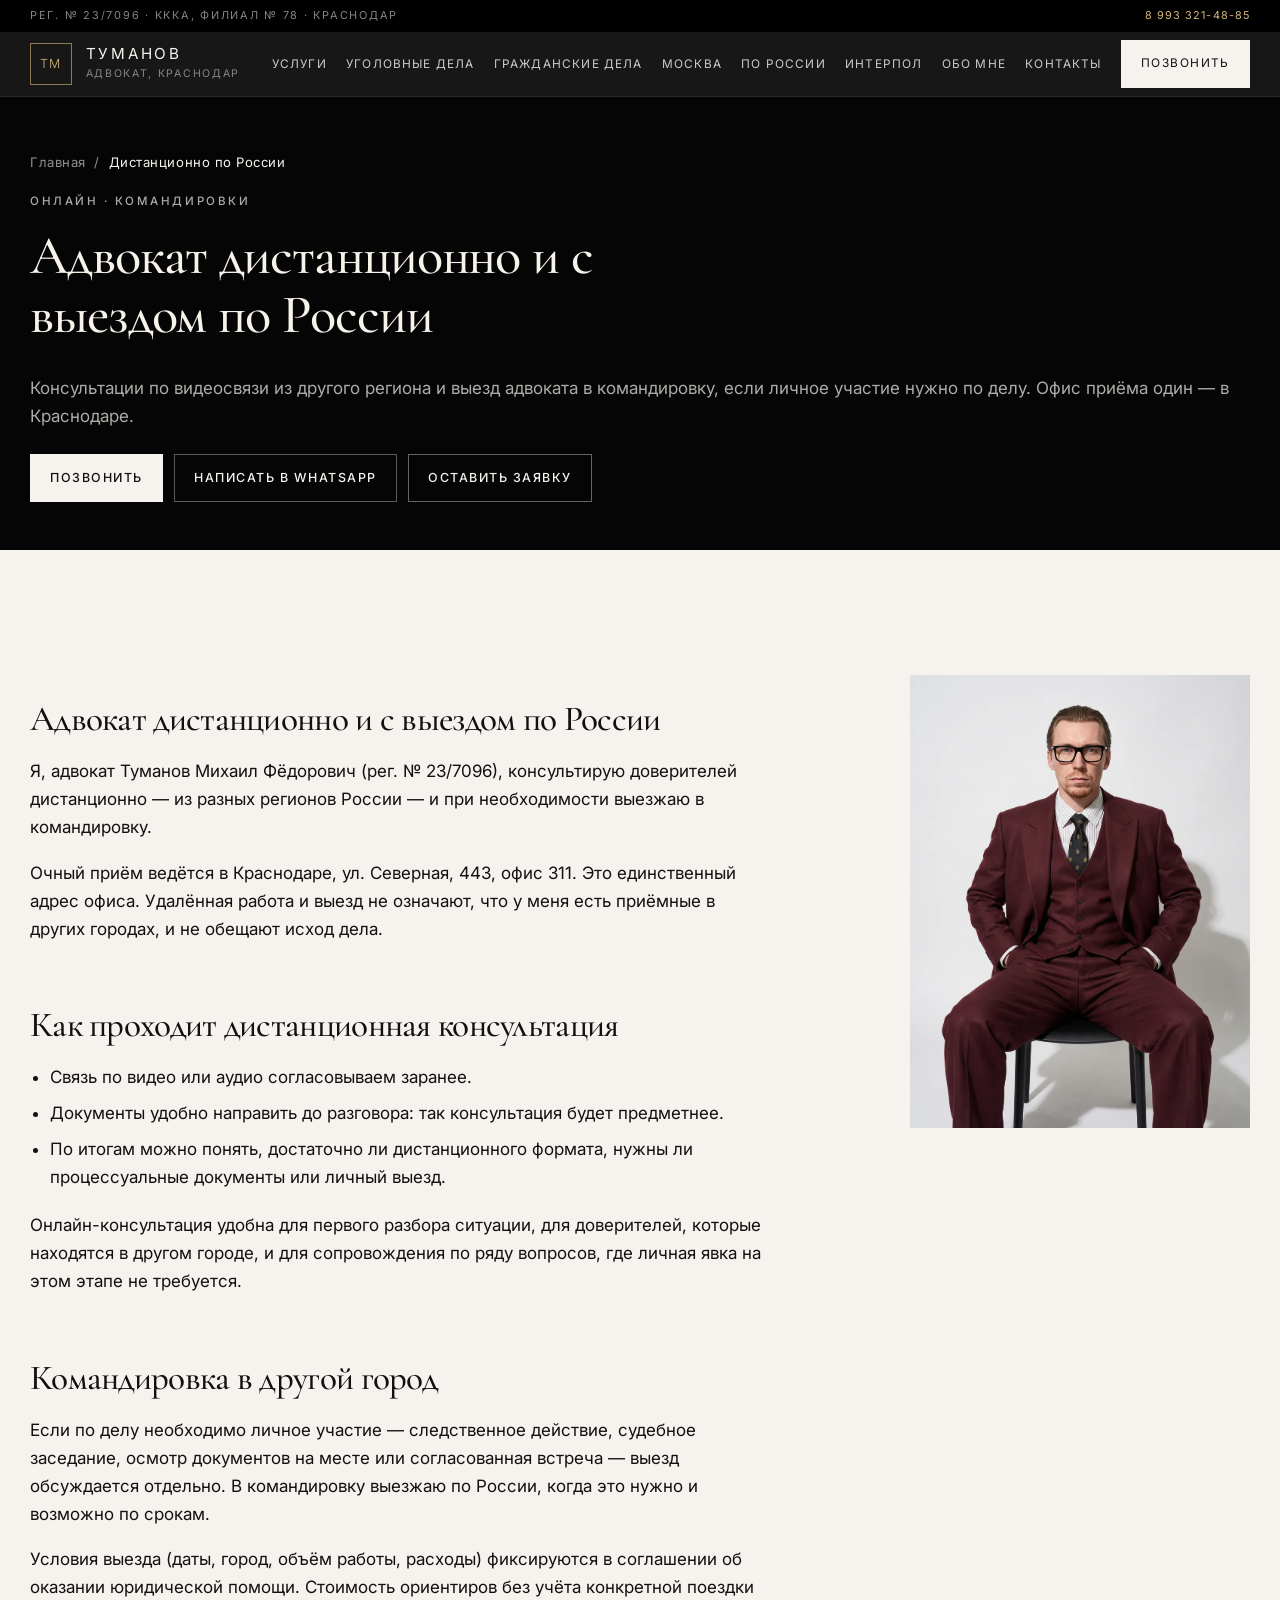
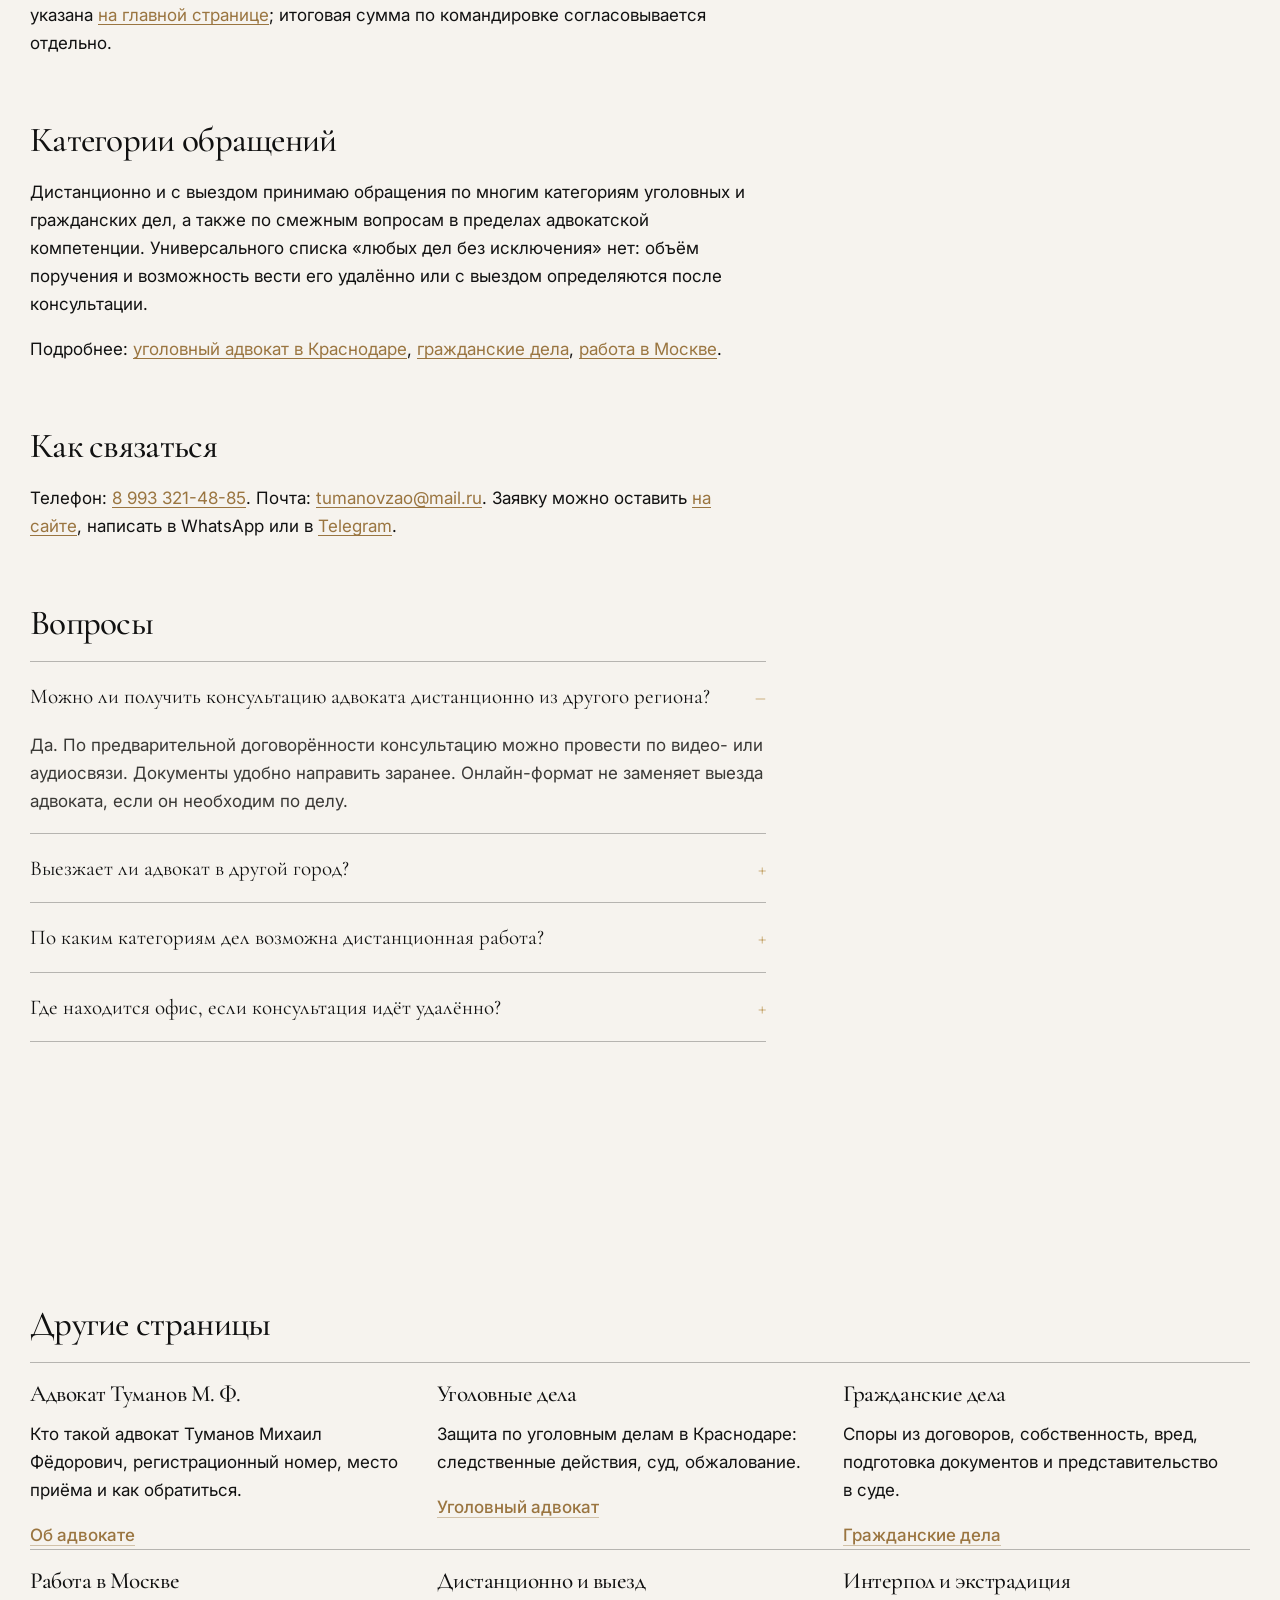
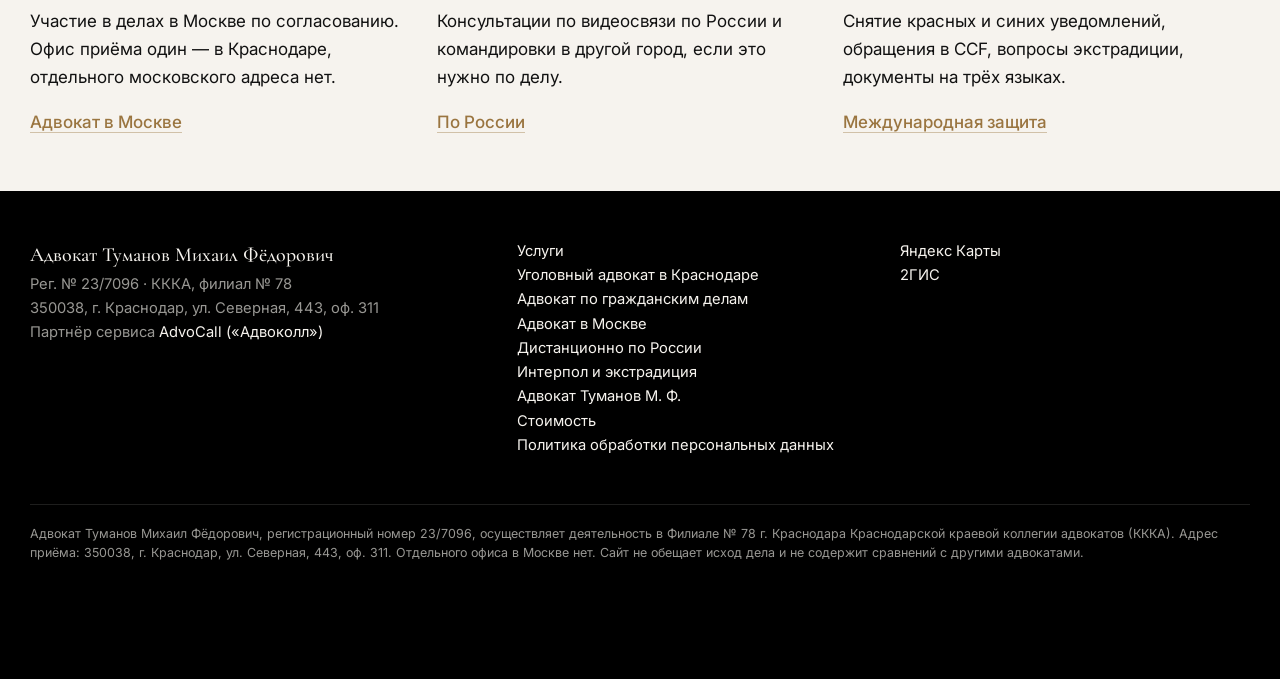
<file: distancionno-po-rossii/index.html>
<!DOCTYPE html>
<html lang="ru">
<head>
  <meta charset="utf-8">
  <meta name="viewport" content="width=device-width, initial-scale=1">
  <title>Адвокат дистанционно по России — Туманов Михаил Фёдорович</title>
  <meta name="description" content="Адвокат Туманов Михаил Фёдорович консультирует дистанционно по России и выезжает в командировку. Офис приёма — в Краснодаре, ул. Северная, 443, оф. 311. Тел. 8 993 321-48-85.">
  <meta name="author" content="Адвокат Туманов Михаил Фёдорович">
  <meta name="robots" content="index, follow">
  <link rel="canonical" href="https://tumanov-advokat.ru/distancionno-po-rossii/">
  <link rel="sitemap" type="application/xml" href="../sitemap.xml">
  <meta property="og:type" content="website">
  <meta property="og:locale" content="ru_RU">
  <meta property="og:site_name" content="Адвокат Туманов Михаил Фёдорович">
  <meta property="og:title" content="Адвокат дистанционно по России — Туманов Михаил Фёдорович">
  <meta property="og:description" content="Адвокат Туманов Михаил Фёдорович консультирует дистанционно по России и выезжает в командировку. Офис приёма — в Краснодаре, ул. Северная, 443, оф. 311. Тел. 8 993 321-48-85.">
  <meta property="og:url" content="https://tumanov-advokat.ru/distancionno-po-rossii/">
  <meta property="og:image" content="https://tumanov-advokat.ru/img/og-cover.jpg">
  <meta property="og:image:width" content="1200">
  <meta property="og:image:height" content="630">
  <meta property="og:image:alt" content="Адвокат Туманов Михаил Фёдорович, приём в Краснодаре, ул. Северная, 443, офис 311">
  <meta name="twitter:card" content="summary_large_image">
  <meta name="twitter:title" content="Адвокат дистанционно по России — Туманов Михаил Фёдорович">
  <meta name="twitter:description" content="Адвокат Туманов Михаил Фёдорович консультирует дистанционно по России и выезжает в командировку. Офис приёма — в Краснодаре, ул. Северная, 443, оф. 311. Тел. 8 993 321-48-85.">
  <meta name="twitter:image" content="https://tumanov-advokat.ru/img/og-cover.jpg">
  <link rel="icon" type="image/png" sizes="32x32" href="../img/favicon-32.png">
  <link rel="apple-touch-icon" sizes="180x180" href="../img/favicon-180.png">
  <link rel="preconnect" href="https://fonts.googleapis.com">
  <link rel="preconnect" href="https://fonts.gstatic.com" crossorigin>
  <link href="https://fonts.googleapis.com/css2?family=Cormorant+Garamond:ital,wght@0,400;0,500;0,600;0,700;1,500;1,600&amp;family=Inter:wght@400;500;600&amp;display=swap" rel="stylesheet">
  <script>
    if (window.matchMedia && !window.matchMedia('(prefers-reduced-motion: reduce)').matches) {
      document.documentElement.classList.add('js-motion');
    }
  </script>
  <link rel="stylesheet" href="../styles.css">
  <script type="application/ld+json">
{
  "@context": "https://schema.org",
  "@graph": [
    {
      "@type": "WebPage",
      "@id": "https://tumanov-advokat.ru/distancionno-po-rossii/#webpage",
      "url": "https://tumanov-advokat.ru/distancionno-po-rossii/",
      "name": "Адвокат дистанционно по России — Туманов Михаил Фёдорович",
      "description": "Адвокат Туманов Михаил Фёдорович консультирует дистанционно по России и выезжает в командировку. Офис приёма — в Краснодаре, ул. Северная, 443, оф. 311. Тел. 8 993 321-48-85.",
      "isPartOf": {
        "@id": "https://tumanov-advokat.ru/#website"
      },
      "about": {
        "@id": "https://tumanov-advokat.ru/#person"
      },
      "inLanguage": "ru-RU",
      "dateModified": "2026-11-21",
      "breadcrumb": {
        "@id": "https://tumanov-advokat.ru/distancionno-po-rossii/#breadcrumb"
      }
    },
    {
      "@type": "BreadcrumbList",
      "@id": "https://tumanov-advokat.ru/distancionno-po-rossii/#breadcrumb",
      "itemListElement": [
        {
          "@type": "ListItem",
          "position": 1,
          "name": "Главная",
          "item": "https://tumanov-advokat.ru/"
        },
        {
          "@type": "ListItem",
          "position": 2,
          "name": "Дистанционно по России",
          "item": "https://tumanov-advokat.ru/distancionno-po-rossii/"
        }
      ]
    },
    {
      "@type": "Person",
      "@id": "https://tumanov-advokat.ru/#person",
      "name": "Туманов Михаил Фёдорович",
      "alternateName": [
        "Туманов Михаил Федорович",
        "Туманов М. Ф.",
        "адвокат Туманов"
      ],
      "jobTitle": "Адвокат",
      "url": "https://tumanov-advokat.ru/advokat-tumanov/",
      "address": {
        "@type": "PostalAddress",
        "streetAddress": "ул. Северная, 443, офис 311",
        "addressLocality": "Краснодар",
        "addressRegion": "Краснодарский край",
        "postalCode": "350038",
        "addressCountry": "RU"
      }
    },
    {
      "@type": "LegalService",
      "@id": "https://tumanov-advokat.ru/#legal",
      "name": "Адвокат Туманов Михаил Фёдорович",
      "url": "https://tumanov-advokat.ru/",
      "areaServed": [
        {
          "@type": "City",
          "name": "Краснодар"
        },
        {
          "@type": "AdministrativeArea",
          "name": "Краснодарский край"
        },
        {
          "@type": "City",
          "name": "Москва"
        },
        {
          "@type": "AdministrativeArea",
          "name": "Республика Крым"
        },
        {
          "@type": "Country",
          "name": "Россия"
        }
      ],
      "address": {
        "@type": "PostalAddress",
        "streetAddress": "ул. Северная, 443, офис 311",
        "addressLocality": "Краснодар",
        "addressRegion": "Краснодарский край",
        "postalCode": "350038",
        "addressCountry": "RU"
      }
    },
    {
      "@type": "FAQPage",
      "mainEntity": [
        {
          "@type": "Question",
          "name": "Можно ли получить консультацию адвоката дистанционно из другого региона?",
          "acceptedAnswer": {
            "@type": "Answer",
            "text": "Да. По предварительной договорённости консультацию можно провести по видео- или аудиосвязи. Документы удобно направить заранее. Онлайн-формат не заменяет выезда адвоката, если он необходим по делу."
          }
        },
        {
          "@type": "Question",
          "name": "Выезжает ли адвокат в другой город?",
          "acceptedAnswer": {
            "@type": "Answer",
            "text": "Да, командировка возможна, если личное участие нужно по делу — например, для следственного действия, судебного заседания или согласованной встречи. Сроки, маршрут и условия выезда обсуждаются отдельно и фиксируются в соглашении."
          }
        },
        {
          "@type": "Question",
          "name": "По каким категориям дел возможна дистанционная работа?",
          "acceptedAnswer": {
            "@type": "Answer",
            "text": "Дистанционно можно разобрать многие обращения по уголовным и гражданским делам, а также смежные вопросы в пределах адвокатской компетенции. Подходит ли конкретная ситуация для онлайн-формата или нужен выезд, становится ясно после консультации и изучения документов."
          }
        },
        {
          "@type": "Question",
          "name": "Где находится офис, если консультация идёт удалённо?",
          "acceptedAnswer": {
            "@type": "Answer",
            "text": "Единственный адрес приёма — 350038, г. Краснодар, ул. Северная, 443, офис 311. Удалённая консультация не создаёт офиса в другом городе и не меняет место регистрации адвокатской деятельности."
          }
        }
      ]
    }
  ]
}
  </script>
<!-- Yandex.Metrika counter -->
<script type="text/javascript">
    (function(m,e,t,r,i,k,a){
        m[i]=m[i]||function(){(m[i].a=m[i].a||[]).push(arguments)};
        m[i].l=1*new Date();
        for (var j = 0; j < document.scripts.length; j++) {if (document.scripts[j].src === r) { return; }}
        k=e.createElement(t),a=e.getElementsByTagName(t)[0],k.async=1,k.src=r,a.parentNode.insertBefore(k,a)
    })(window, document,'script','https://mc.yandex.ru/metrika/tag.js?id=114478134', 'ym');

    ym(114478134, 'init', {ssr:true, webvisor:true, clickmap:true, ecommerce:"dataLayer", referrer: document.referrer, url: location.href, accurateTrackBounce:true, trackLinks:true});
</script>
<noscript><div><img src="https://mc.yandex.ru/watch/114478134" style="position:absolute; left:-9999px;" alt="" /></div></noscript>
<!-- /Yandex.Metrika counter -->
</head>
<body>
  <a class="skip" href="#main">К содержанию</a>
  <div class="topline">
    <div class="wrap">
      <span>Рег. № 23/7096 · КККА, филиал № 78 · Краснодар</span>
      <a href="tel:+79933214885">8 993 321-48-85</a>
    </div>
  </div>
  <header class="site">
    <div class="wrap site-bar">
      <a class="brand" href="../index.html">
        <span class="monogram">ТМ</span>
        <span><strong>Туманов</strong><span>Адвокат, Краснодар</span></span>
      </a>
      <button class="nav-toggle" type="button" aria-expanded="false" aria-controls="menu" aria-label="Открыть меню"><span></span><span></span><span></span></button>
      <nav class="desk" id="menu">
        <a href="../index.html#uslugi">Услуги</a>
        <a href="../ugolovnyj-advokat-krasnodar/">Уголовные дела</a>
        <a href="../grazhdanskie-dela-krasnodar/">Гражданские дела</a>
        <a href="../advokat-moskva/">Москва</a>
        <a href="../distancionno-po-rossii/">По России</a>
        <a href="../mezhdunarodnaya-zashchita/">Интерпол</a>
        <a href="../advokat-tumanov/">Обо мне</a>
        <a href="../index.html#kontakty">Контакты</a>
        <a class="btn btn-primary" href="tel:+79933214885">Позвонить</a>
      </nav>
    </div>
  </header>
  <div class="page-hero">
    <div class="wrap">
      <nav class="crumbs" aria-label="Навигация по разделам">
        <a href="../index.html">Главная</a>
        <span aria-hidden="true">/</span>
        <span aria-current="page">Дистанционно по России</span>
      </nav>
      <p class="kicker">Онлайн · командировки</p>
      <h1>Адвокат дистанционно и с выездом по России</h1>
      <p>Консультации по видеосвязи из другого региона и выезд адвоката в командировку, если личное участие нужно по делу. Офис приёма один — в Краснодаре.</p>
      <div class="cta-row">
        <a class="btn btn-primary" href="tel:+79933214885">Позвонить</a>
        <a class="btn btn-wa" href="https://wa.me/79933214885" rel="noopener noreferrer">Написать в WhatsApp</a>
        <a class="btn btn-light" href="../index.html#kontakty">Оставить заявку</a>
      </div>
    </div>
  </div>
  <main id="main">
    <section>
      <div class="wrap prose-split">
        <div class="prose">

        <h2>Адвокат дистанционно и с выездом по России</h2>
        <p>Я, адвокат Туманов Михаил Фёдорович (рег. № 23/7096), консультирую доверителей дистанционно — из разных регионов России — и при необходимости выезжаю в командировку.</p>
        <p>Очный приём ведётся в Краснодаре, ул. Северная, 443, офис 311. Это единственный адрес офиса. Удалённая работа и выезд не означают, что у меня есть приёмные в других городах, и не обещают исход дела.</p>

        <h2>Как проходит дистанционная консультация</h2>
        <ul>
          <li>Связь по видео или аудио согласовываем заранее.</li>
          <li>Документы удобно направить до разговора: так консультация будет предметнее.</li>
          <li>По итогам можно понять, достаточно ли дистанционного формата, нужны ли процессуальные документы или личный выезд.</li>
        </ul>
        <p>Онлайн-консультация удобна для первого разбора ситуации, для доверителей, которые находятся в другом городе, и для сопровождения по ряду вопросов, где личная явка на этом этапе не требуется.</p>

        <h2>Командировка в другой город</h2>
        <p>Если по делу необходимо личное участие — следственное действие, судебное заседание, осмотр документов на месте или согласованная встреча — выезд обсуждается отдельно. В командировку выезжаю по России, когда это нужно и возможно по срокам.</p>
        <p>Условия выезда (даты, город, объём работы, расходы) фиксируются в соглашении об оказании юридической помощи. Стоимость ориентиров без учёта конкретной поездки указана <a href="../index.html#stoimost">на главной странице</a>; итоговая сумма по командировке согласовывается отдельно.</p>

        <h2>Категории обращений</h2>
        <p>Дистанционно и с выездом принимаю обращения по многим категориям уголовных и гражданских дел, а также по смежным вопросам в пределах адвокатской компетенции. Универсального списка «любых дел без исключения» нет: объём поручения и возможность вести его удалённо или с выездом определяются после консультации.</p>
        <p>Подробнее: <a href="../ugolovnyj-advokat-krasnodar/">уголовный адвокат в Краснодаре</a>, <a href="../grazhdanskie-dela-krasnodar/">гражданские дела</a>, <a href="../advokat-moskva/">работа в Москве</a>.</p>

        <h2>Как связаться</h2>
        <p>Телефон: <a href="tel:+79933214885">8 993 321-48-85</a>. Почта: <a href="mailto:tumanovzao@mail.ru">tumanovzao@mail.ru</a>. Заявку можно оставить <a href="../index.html#kontakty">на сайте</a>, написать в WhatsApp или в <a href="https://t.me/+79933214885" rel="noopener noreferrer">Telegram</a>.</p>

        <h2>Вопросы</h2>
        <details class="faq" open>
          <summary>Можно ли получить консультацию адвоката дистанционно из другого региона?</summary>
          <p>Да. По предварительной договорённости консультацию можно провести по видео- или аудиосвязи. Документы удобно направить заранее. Онлайн-формат не заменяет выезда адвоката, если он необходим по делу.</p>
        </details>
        <details class="faq">
          <summary>Выезжает ли адвокат в другой город?</summary>
          <p>Да, командировка возможна, если личное участие нужно по делу — например, для следственного действия, судебного заседания или согласованной встречи. Сроки, маршрут и условия выезда обсуждаются отдельно и фиксируются в соглашении.</p>
        </details>
        <details class="faq">
          <summary>По каким категориям дел возможна дистанционная работа?</summary>
          <p>Дистанционно можно разобрать многие обращения по уголовным и гражданским делам, а также смежные вопросы в пределах адвокатской компетенции. Подходит ли конкретная ситуация для онлайн-формата или нужен выезд, становится ясно после консультации и изучения документов.</p>
        </details>
        <details class="faq">
          <summary>Где находится офис, если консультация идёт удалённо?</summary>
          <p>Единственный адрес приёма — 350038, г. Краснодар, ул. Северная, 443, офис 311. Удалённая консультация не создаёт офиса в другом городе и не меняет место регистрации адвокатской деятельности.</p>
        </details>

        </div>
        <figure class="page-photo">
          <picture><source srcset="../img/photo-distancionno.webp" type="image/webp"><img src="../img/photo-distancionno.jpg" width="901" height="1200" alt="Адвокат Туманов Михаил Фёдорович в бордовом костюме-тройке — консультации дистанционно и выезд по России" loading="lazy" decoding="async"></picture>
        </figure>
      </div>
    </section>
    <section class="related">
      <div class="wrap">
        <h2>Другие страницы</h2>
        <div class="grid-3">
          <article class="card">
            <h3>Адвокат Туманов М. Ф.</h3>
            <p>Кто такой адвокат Туманов Михаил Фёдорович, регистрационный номер, место приёма и как обратиться.</p>
            <p class="card-more"><a href="../advokat-tumanov/">Об адвокате</a></p>
          </article>
          <article class="card">
            <h3>Уголовные дела</h3>
            <p>Защита по уголовным делам в Краснодаре: следственные действия, суд, обжалование.</p>
            <p class="card-more"><a href="../ugolovnyj-advokat-krasnodar/">Уголовный адвокат</a></p>
          </article>
          <article class="card">
            <h3>Гражданские дела</h3>
            <p>Споры из договоров, собственность, вред, подготовка документов и представительство в суде.</p>
            <p class="card-more"><a href="../grazhdanskie-dela-krasnodar/">Гражданские дела</a></p>
          </article>
          <article class="card">
            <h3>Работа в Москве</h3>
            <p>Участие в делах в Москве по согласованию. Офис приёма один — в Краснодаре, отдельного московского адреса нет.</p>
            <p class="card-more"><a href="../advokat-moskva/">Адвокат в Москве</a></p>
          </article>
          <article class="card">
            <h3>Дистанционно и выезд</h3>
            <p>Консультации по видеосвязи по России и командировки в другой город, если это нужно по делу.</p>
            <p class="card-more"><a href="../distancionno-po-rossii/">По России</a></p>
          </article>
          <article class="card">
            <h3>Интерпол и экстрадиция</h3>
            <p>Снятие красных и синих уведомлений, обращения в CCF, вопросы экстрадиции, документы на трёх языках.</p>
            <p class="card-more"><a href="../mezhdunarodnaya-zashchita/">Международная защита</a></p>
          </article>
        </div>
      </div>
    </section>
  </main>
  <footer class="site">
    <div class="wrap">
      <div class="grid">
        <div>
          <p><strong>Адвокат Туманов Михаил Фёдорович</strong><br>
          Рег. № 23/7096 · КККА, филиал № 78<br>
          350038, г. Краснодар, ул. Северная, 443, оф. 311<br>
          Партнёр сервиса <a href="https://advocall.me/" rel="noopener noreferrer">AdvoCall («Адвоколл»)</a></p>
        </div>
        <div>
          <p><a href="../index.html#uslugi">Услуги</a><br>
          <a href="../ugolovnyj-advokat-krasnodar/">Уголовный адвокат в Краснодаре</a><br>
          <a href="../grazhdanskie-dela-krasnodar/">Адвокат по гражданским делам</a><br>
          <a href="../advokat-moskva/">Адвокат в Москве</a><br>
          <a href="../distancionno-po-rossii/">Дистанционно по России</a><br>
          <a href="../mezhdunarodnaya-zashchita/">Интерпол и экстрадиция</a><br>
          <a href="../advokat-tumanov/">Адвокат Туманов М. Ф.</a><br>
          <a href="../index.html#stoimost">Стоимость</a><br>
          <a href="../policy.html">Политика обработки персональных данных</a></p>
        </div>
        <div>
          <p><a href="https://yandex.ru/maps/org/advokat_tumanov_m_f_/73334328233/" rel="noopener noreferrer">Яндекс Карты</a><br>
          <a href="https://2gis.ru/krasnodar/firm/70000001097403559" rel="noopener noreferrer">2ГИС</a></p>
        </div>
      </div>
      <p class="legal-tiny">Адвокат Туманов Михаил Фёдорович, регистрационный номер 23/7096, осуществляет деятельность в Филиале № 78 г. Краснодара Краснодарской краевой коллегии адвокатов (КККА). Адрес приёма: 350038, г. Краснодар, ул. Северная, 443, оф. 311. Отдельного офиса в Москве нет. Сайт не обещает исход дела и не содержит сравнений с другими адвокатами.</p>
    </div>
  </footer>
  <div class="mobile-cta" aria-label="Быстрая связь">
    <a class="btn btn-primary" href="tel:+79933214885">Звонок</a>
    <a class="btn btn-wa" href="https://wa.me/79933214885" rel="noopener noreferrer">WhatsApp</a>
    <a class="btn btn-light" href="../index.html#kontakty">Заявка</a>
  </div>
  <script src="../script.js" defer></script>
</body>
</html>
</file>
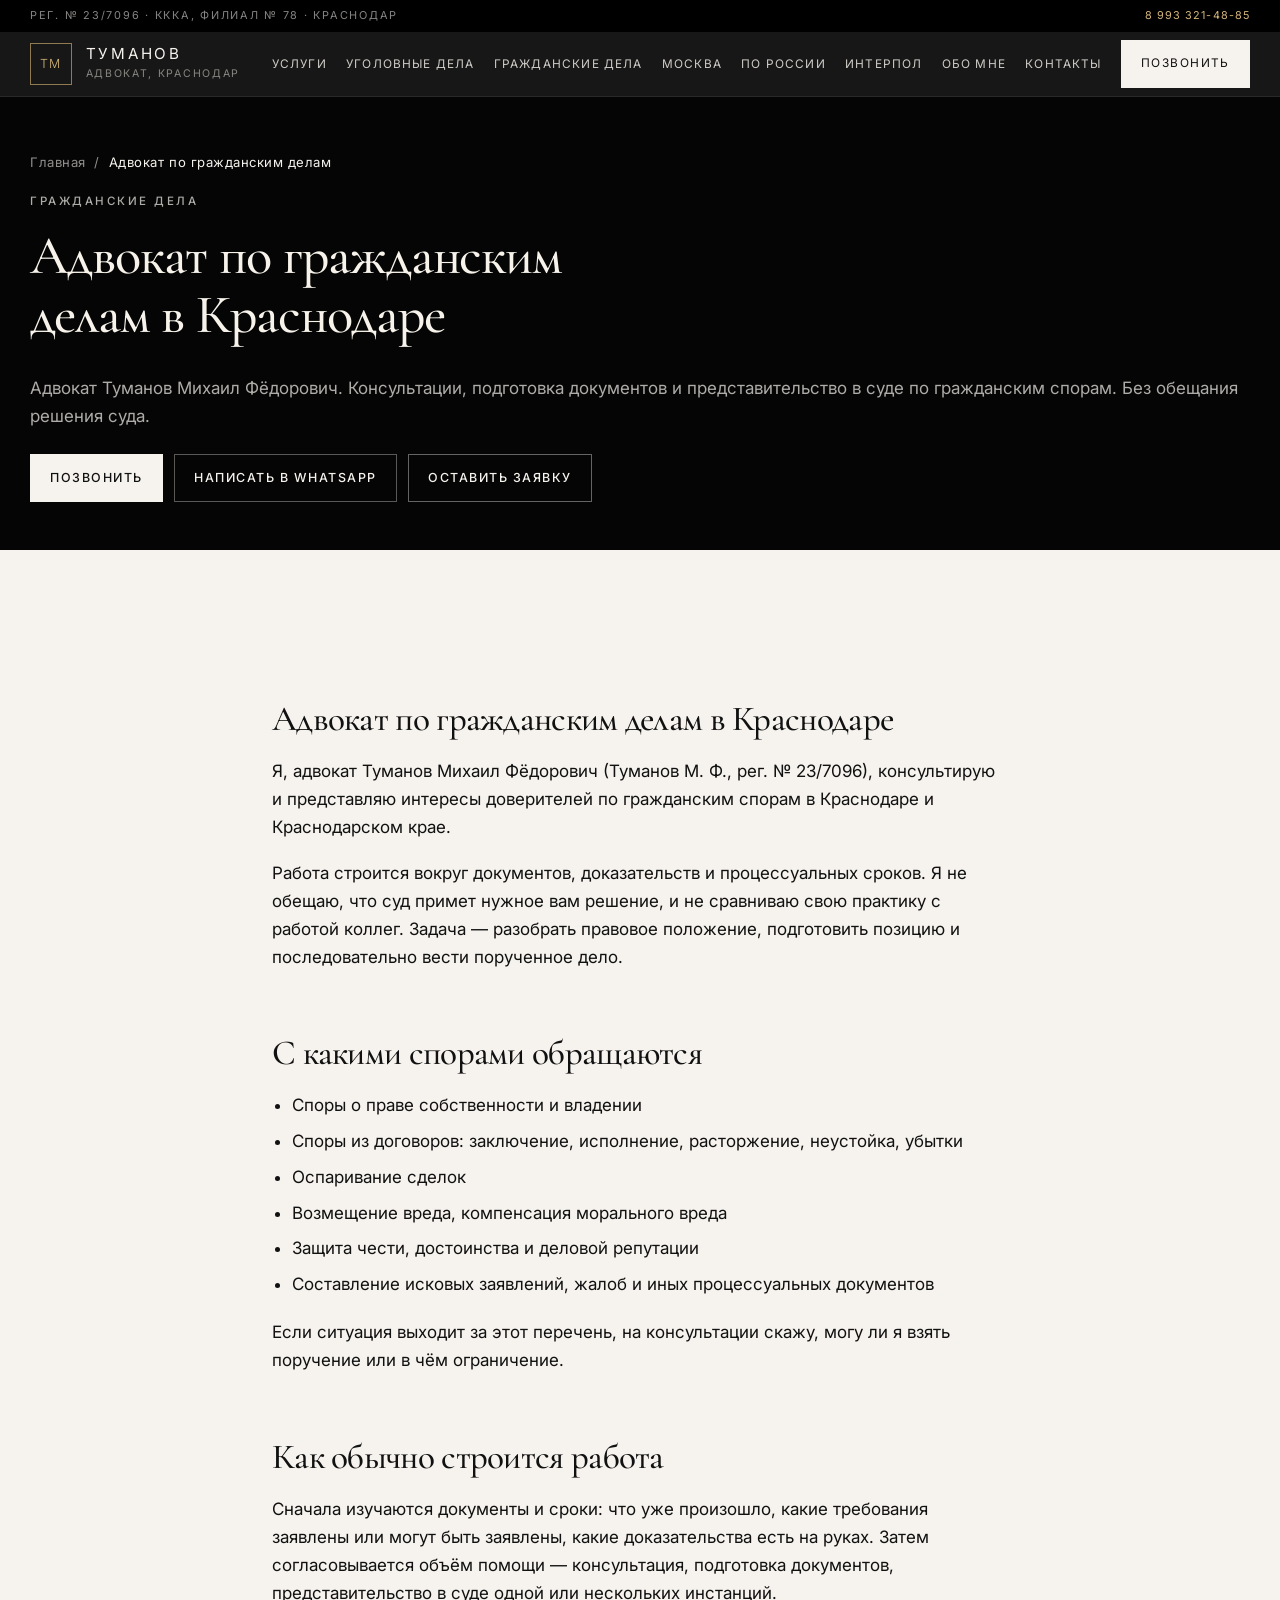
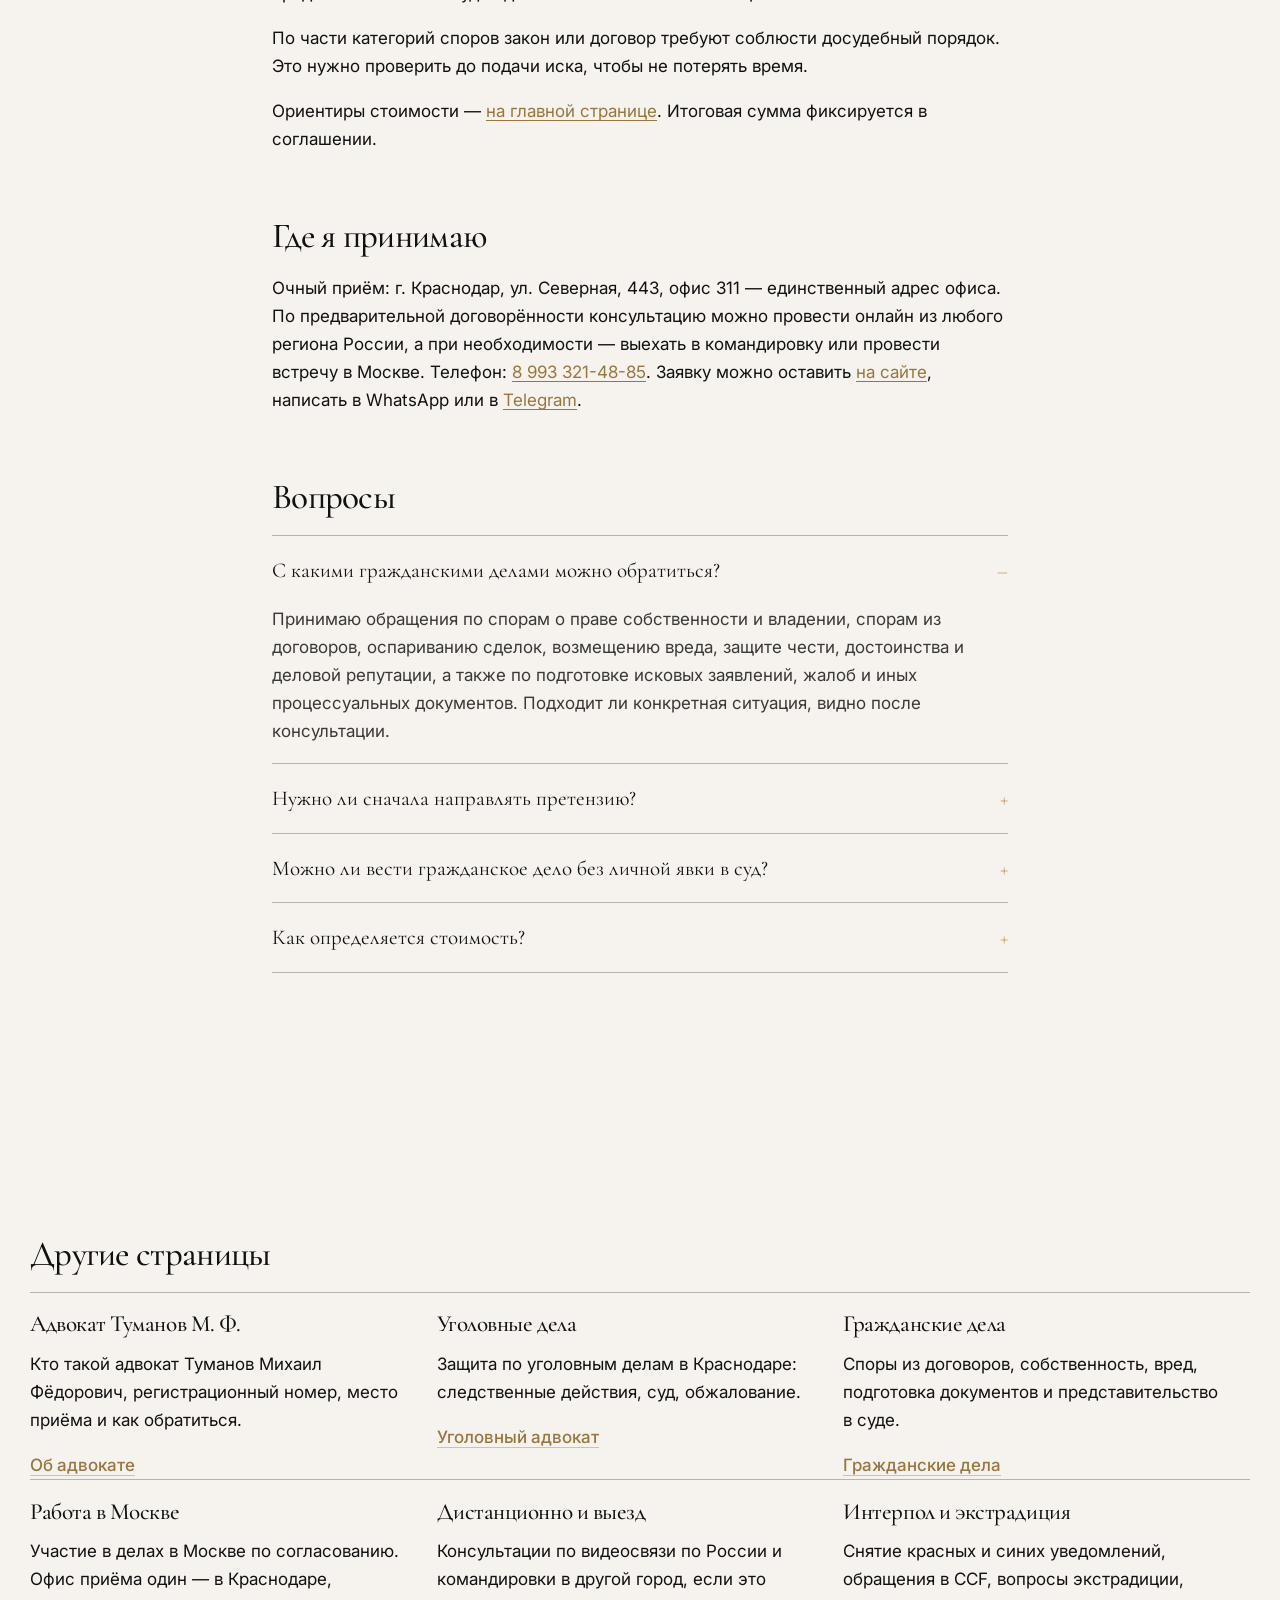
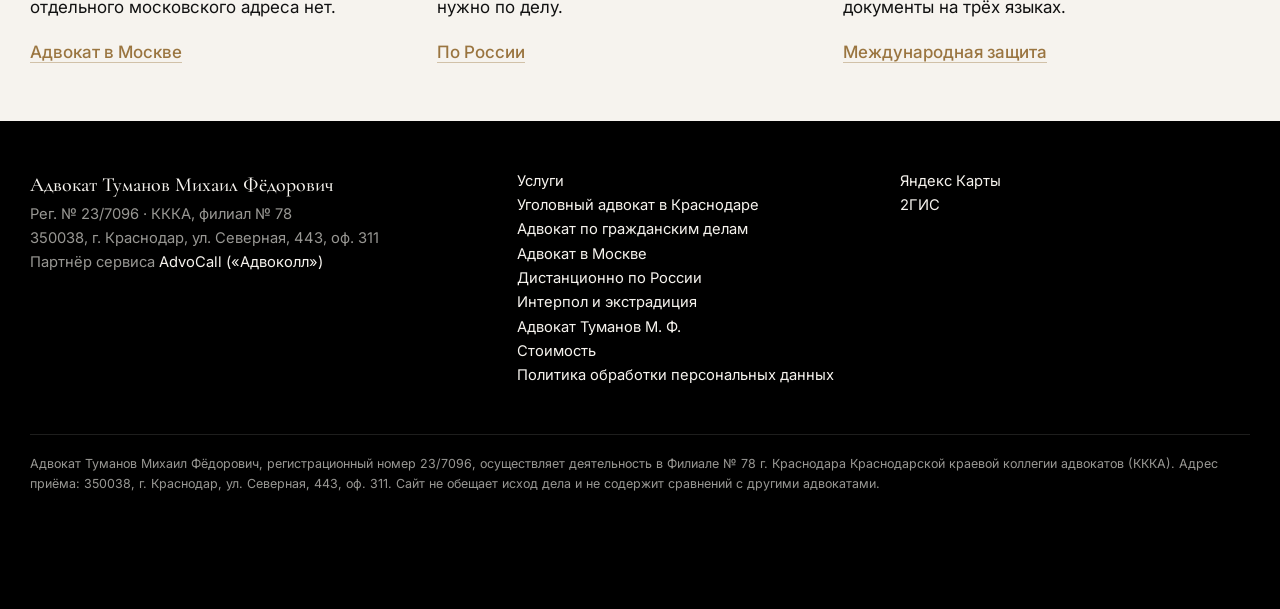
<file: grazhdanskie-dela-krasnodar/index.html>
<!DOCTYPE html>
<html lang="ru">
<head>
  <meta charset="utf-8">
  <meta name="viewport" content="width=device-width, initial-scale=1">
  <title>Адвокат по гражданским делам в Краснодаре — Туманов Михаил Фёдорович</title>
  <meta name="description" content="Адвокат по гражданским делам в Краснодаре Туманов Михаил Фёдорович (рег. № 23/7096). Споры из договоров, собственность, вред, подготовка документов. ул. Северная, 443, оф. 311. Тел. 8 993 321-48-85.">
  <meta name="author" content="Адвокат Туманов Михаил Фёдорович">
  <meta name="robots" content="index, follow">
  <link rel="canonical" href="https://tumanov-advokat.ru/grazhdanskie-dela-krasnodar/">
  <link rel="sitemap" type="application/xml" href="../sitemap.xml">
  <meta property="og:type" content="website">
  <meta property="og:locale" content="ru_RU">
  <meta property="og:site_name" content="Адвокат Туманов Михаил Фёдорович">
  <meta property="og:title" content="Адвокат по гражданским делам в Краснодаре — Туманов Михаил Фёдорович">
  <meta property="og:description" content="Адвокат по гражданским делам в Краснодаре Туманов Михаил Фёдорович (рег. № 23/7096). Споры из договоров, собственность, вред, подготовка документов. ул. Северная, 443, оф. 311. Тел. 8 993 321-48-85.">
  <meta property="og:url" content="https://tumanov-advokat.ru/grazhdanskie-dela-krasnodar/">
  <meta property="og:image" content="https://tumanov-advokat.ru/img/og-cover.jpg">
  <meta property="og:image:width" content="1200">
  <meta property="og:image:height" content="630">
  <meta property="og:image:alt" content="Адвокат в Краснодаре Туманов Михаил Фёдорович, ул. Северная, 443, офис 311">
  <meta name="twitter:card" content="summary_large_image">
  <meta name="twitter:title" content="Адвокат по гражданским делам в Краснодаре — Туманов Михаил Фёдорович">
  <meta name="twitter:description" content="Адвокат по гражданским делам в Краснодаре Туманов Михаил Фёдорович (рег. № 23/7096). Споры из договоров, собственность, вред, подготовка документов. ул. Северная, 443, оф. 311. Тел. 8 993 321-48-85.">
  <meta name="twitter:image" content="https://tumanov-advokat.ru/img/og-cover.jpg">
  <link rel="icon" type="image/png" sizes="32x32" href="../img/favicon-32.png">
  <link rel="apple-touch-icon" sizes="180x180" href="../img/favicon-180.png">
  <link rel="preconnect" href="https://fonts.googleapis.com">
  <link rel="preconnect" href="https://fonts.gstatic.com" crossorigin>
  <link href="https://fonts.googleapis.com/css2?family=Cormorant+Garamond:ital,wght@0,400;0,500;0,600;0,700;1,500;1,600&amp;family=Inter:wght@400;500;600&amp;display=swap" rel="stylesheet">
  <script>
    if (window.matchMedia && !window.matchMedia('(prefers-reduced-motion: reduce)').matches) {
      document.documentElement.classList.add('js-motion');
    }
  </script>
  <link rel="stylesheet" href="../styles.css">
  <script type="application/ld+json">
{
  "@context": "https://schema.org",
  "@graph": [
    {
      "@type": "WebPage",
      "@id": "https://tumanov-advokat.ru/grazhdanskie-dela-krasnodar/#webpage",
      "url": "https://tumanov-advokat.ru/grazhdanskie-dela-krasnodar/",
      "name": "Адвокат по гражданским делам в Краснодаре — Туманов Михаил Фёдорович",
      "description": "Адвокат по гражданским делам в Краснодаре Туманов Михаил Фёдорович (рег. № 23/7096). Споры из договоров, собственность, вред, подготовка документов. ул. Северная, 443, оф. 311. Тел. 8 993 321-48-85.",
      "isPartOf": {
        "@id": "https://tumanov-advokat.ru/#website"
      },
      "about": {
        "@id": "https://tumanov-advokat.ru/#person"
      },
      "inLanguage": "ru-RU",
      "dateModified": "2026-11-21",
      "breadcrumb": {
        "@id": "https://tumanov-advokat.ru/grazhdanskie-dela-krasnodar/#breadcrumb"
      }
    },
    {
      "@type": "BreadcrumbList",
      "@id": "https://tumanov-advokat.ru/grazhdanskie-dela-krasnodar/#breadcrumb",
      "itemListElement": [
        {
          "@type": "ListItem",
          "position": 1,
          "name": "Главная",
          "item": "https://tumanov-advokat.ru/"
        },
        {
          "@type": "ListItem",
          "position": 2,
          "name": "Адвокат по гражданским делам",
          "item": "https://tumanov-advokat.ru/grazhdanskie-dela-krasnodar/"
        }
      ]
    },
    {
      "@type": "Person",
      "@id": "https://tumanov-advokat.ru/#person",
      "name": "Туманов Михаил Фёдорович",
      "alternateName": [
        "Туманов Михаил Федорович",
        "Туманов М. Ф.",
        "адвокат Туманов"
      ],
      "jobTitle": "Адвокат",
      "url": "https://tumanov-advokat.ru/advokat-tumanov/"
    },
    {
      "@type": "FAQPage",
      "mainEntity": [
        {
          "@type": "Question",
          "name": "С какими гражданскими делами можно обратиться?",
          "acceptedAnswer": {
            "@type": "Answer",
            "text": "Принимаю обращения по спорам о праве собственности и владении, спорам из договоров, оспариванию сделок, возмещению вреда, защите чести, достоинства и деловой репутации, а также по подготовке исковых заявлений, жалоб и иных процессуальных документов. Подходит ли конкретная ситуация, видно после консультации."
          }
        },
        {
          "@type": "Question",
          "name": "Нужно ли сначала направлять претензию?",
          "acceptedAnswer": {
            "@type": "Answer",
            "text": "По части споров закон или договор предусматривают досудебный порядок. На консультации смотрим, обязателен ли он в вашей ситуации и какие сроки нельзя пропустить. Претензия сама по себе не заменяет иск, если спор не урегулирован."
          }
        },
        {
          "@type": "Question",
          "name": "Можно ли вести гражданское дело без личной явки в суд?",
          "acceptedAnswer": {
            "@type": "Answer",
            "text": "В ряде случаев интересы можно представлять по доверенности, а консультацию провести онлайн. Это зависит от категории дела, позиции суда и необходимости личных объяснений. Формат работы согласовывается заранее и отражается в соглашении."
          }
        },
        {
          "@type": "Question",
          "name": "Как определяется стоимость?",
          "acceptedAnswer": {
            "@type": "Answer",
            "text": "Стоимость зависит от объёма работы, инстанции и сложности обстоятельств. Ориентиры указаны на главной странице. Итоговая сумма фиксируется в соглашении об оказании юридической помощи. Адвокат не ставит оплату в зависимость от обещанного результата спора."
          }
        }
      ]
    }
  ]
}
  </script>
<!-- Yandex.Metrika counter -->
<script type="text/javascript">
    (function(m,e,t,r,i,k,a){
        m[i]=m[i]||function(){(m[i].a=m[i].a||[]).push(arguments)};
        m[i].l=1*new Date();
        for (var j = 0; j < document.scripts.length; j++) {if (document.scripts[j].src === r) { return; }}
        k=e.createElement(t),a=e.getElementsByTagName(t)[0],k.async=1,k.src=r,a.parentNode.insertBefore(k,a)
    })(window, document,'script','https://mc.yandex.ru/metrika/tag.js?id=114478134', 'ym');

    ym(114478134, 'init', {ssr:true, webvisor:true, clickmap:true, ecommerce:"dataLayer", referrer: document.referrer, url: location.href, accurateTrackBounce:true, trackLinks:true});
</script>
<noscript><div><img src="https://mc.yandex.ru/watch/114478134" style="position:absolute; left:-9999px;" alt="" /></div></noscript>
<!-- /Yandex.Metrika counter -->
</head>
<body>
  <a class="skip" href="#main">К содержанию</a>
  <div class="topline">
    <div class="wrap">
      <span>Рег. № 23/7096 · КККА, филиал № 78 · Краснодар</span>
      <a href="tel:+79933214885">8 993 321-48-85</a>
    </div>
  </div>
  <header class="site">
    <div class="wrap site-bar">
      <a class="brand" href="../index.html">
        <span class="monogram">ТМ</span>
        <span><strong>Туманов</strong><span>Адвокат, Краснодар</span></span>
      </a>
      <button class="nav-toggle" type="button" aria-expanded="false" aria-controls="menu" aria-label="Открыть меню"><span></span><span></span><span></span></button>
      <nav class="desk" id="menu">
        <a href="../index.html#uslugi">Услуги</a>
        <a href="../ugolovnyj-advokat-krasnodar/">Уголовные дела</a>
        <a href="../grazhdanskie-dela-krasnodar/">Гражданские дела</a>
        <a href="../advokat-moskva/">Москва</a>
        <a href="../distancionno-po-rossii/">По России</a>
        <a href="../mezhdunarodnaya-zashchita/">Интерпол</a>
        <a href="../advokat-tumanov/">Обо мне</a>
        <a href="../index.html#kontakty">Контакты</a>
        <a class="btn btn-primary" href="tel:+79933214885">Позвонить</a>
      </nav>
    </div>
  </header>
  <div class="page-hero">
    <div class="wrap">
      <nav class="crumbs" aria-label="Навигация по разделам">
        <a href="../index.html">Главная</a>
        <span aria-hidden="true">/</span>
        <span aria-current="page">Адвокат по гражданским делам</span>
      </nav>
      <p class="kicker">Гражданские дела</p>
      <h1>Адвокат по гражданским делам в Краснодаре</h1>
      <p>Адвокат Туманов Михаил Фёдорович. Консультации, подготовка документов и представительство в суде по гражданским спорам. Без обещания решения суда.</p>
      <div class="cta-row">
        <a class="btn btn-primary" href="tel:+79933214885">Позвонить</a>
        <a class="btn btn-wa" href="https://wa.me/79933214885" rel="noopener noreferrer">Написать в WhatsApp</a>
        <a class="btn btn-light" href="../index.html#kontakty">Оставить заявку</a>
      </div>
    </div>
  </div>
  <main id="main">
    <section>
      <div class="wrap prose">

        <h2>Адвокат по гражданским делам в Краснодаре</h2>
        <p>Я, адвокат Туманов Михаил Фёдорович (Туманов М. Ф., рег. № 23/7096), консультирую и представляю интересы доверителей по гражданским спорам в Краснодаре и Краснодарском крае.</p>
        <p>Работа строится вокруг документов, доказательств и процессуальных сроков. Я не обещаю, что суд примет нужное вам решение, и не сравниваю свою практику с работой коллег. Задача — разобрать правовое положение, подготовить позицию и последовательно вести порученное дело.</p>

        <h2>С какими спорами обращаются</h2>
        <ul>
          <li>Споры о праве собственности и владении</li>
          <li>Споры из договоров: заключение, исполнение, расторжение, неустойка, убытки</li>
          <li>Оспаривание сделок</li>
          <li>Возмещение вреда, компенсация морального вреда</li>
          <li>Защита чести, достоинства и деловой репутации</li>
          <li>Составление исковых заявлений, жалоб и иных процессуальных документов</li>
        </ul>
        <p>Если ситуация выходит за этот перечень, на консультации скажу, могу ли я взять поручение или в чём ограничение.</p>

        <h2>Как обычно строится работа</h2>
        <p>Сначала изучаются документы и сроки: что уже произошло, какие требования заявлены или могут быть заявлены, какие доказательства есть на руках. Затем согласовывается объём помощи — консультация, подготовка документов, представительство в суде одной или нескольких инстанций.</p>
        <p>По части категорий споров закон или договор требуют соблюсти досудебный порядок. Это нужно проверить до подачи иска, чтобы не потерять время.</p>
        <p>Ориентиры стоимости — <a href="../index.html#stoimost">на главной странице</a>. Итоговая сумма фиксируется в соглашении.</p>

        <h2>Где я принимаю</h2>
        <p>Очный приём: г. Краснодар, ул. Северная, 443, офис 311 — единственный адрес офиса. По предварительной договорённости консультацию можно провести онлайн из любого региона России, а при необходимости — выехать в командировку или провести встречу в Москве. Телефон: <a href="tel:+79933214885">8 993 321-48-85</a>. Заявку можно оставить <a href="../index.html#kontakty">на сайте</a>, написать в WhatsApp или в <a href="https://t.me/+79933214885" rel="noopener noreferrer">Telegram</a>.</p>

        <h2>Вопросы</h2>
        <details class="faq" open>
          <summary>С какими гражданскими делами можно обратиться?</summary>
          <p>Принимаю обращения по спорам о праве собственности и владении, спорам из договоров, оспариванию сделок, возмещению вреда, защите чести, достоинства и деловой репутации, а также по подготовке исковых заявлений, жалоб и иных процессуальных документов. Подходит ли конкретная ситуация, видно после консультации.</p>
        </details>
        <details class="faq">
          <summary>Нужно ли сначала направлять претензию?</summary>
          <p>По части споров закон или договор предусматривают досудебный порядок. На консультации смотрим, обязателен ли он в вашей ситуации и какие сроки нельзя пропустить. Претензия сама по себе не заменяет иск, если спор не урегулирован.</p>
        </details>
        <details class="faq">
          <summary>Можно ли вести гражданское дело без личной явки в суд?</summary>
          <p>В ряде случаев интересы можно представлять по доверенности, а консультацию провести онлайн. Это зависит от категории дела, позиции суда и необходимости личных объяснений. Формат работы согласовывается заранее и отражается в соглашении.</p>
        </details>
        <details class="faq">
          <summary>Как определяется стоимость?</summary>
          <p>Стоимость зависит от объёма работы, инстанции и сложности обстоятельств. Ориентиры указаны на главной странице. Итоговая сумма фиксируется в соглашении об оказании юридической помощи. Адвокат не ставит оплату в зависимость от обещанного результата спора.</p>
        </details>

      </div>
    </section>
    <section class="related">
      <div class="wrap">
        <h2>Другие страницы</h2>
        <div class="grid-3">
          <article class="card">
            <h3>Адвокат Туманов М. Ф.</h3>
            <p>Кто такой адвокат Туманов Михаил Фёдорович, регистрационный номер, место приёма и как обратиться.</p>
            <p class="card-more"><a href="../advokat-tumanov/">Об адвокате</a></p>
          </article>
          <article class="card">
            <h3>Уголовные дела</h3>
            <p>Защита по уголовным делам в Краснодаре: следственные действия, суд, обжалование.</p>
            <p class="card-more"><a href="../ugolovnyj-advokat-krasnodar/">Уголовный адвокат</a></p>
          </article>
          <article class="card">
            <h3>Гражданские дела</h3>
            <p>Споры из договоров, собственность, вред, подготовка документов и представительство в суде.</p>
            <p class="card-more"><a href="../grazhdanskie-dela-krasnodar/">Гражданские дела</a></p>
          </article>
          <article class="card">
            <h3>Работа в Москве</h3>
            <p>Участие в делах в Москве по согласованию. Офис приёма один — в Краснодаре, отдельного московского адреса нет.</p>
            <p class="card-more"><a href="../advokat-moskva/">Адвокат в Москве</a></p>
          </article>
          <article class="card">
            <h3>Дистанционно и выезд</h3>
            <p>Консультации по видеосвязи по России и командировки в другой город, если это нужно по делу.</p>
            <p class="card-more"><a href="../distancionno-po-rossii/">По России</a></p>
          </article>
          <article class="card">
            <h3>Интерпол и экстрадиция</h3>
            <p>Снятие красных и синих уведомлений, обращения в CCF, вопросы экстрадиции, документы на трёх языках.</p>
            <p class="card-more"><a href="../mezhdunarodnaya-zashchita/">Международная защита</a></p>
          </article>
        </div>
      </div>
    </section>
  </main>
  <footer class="site">
    <div class="wrap">
      <div class="grid">
        <div>
          <p><strong>Адвокат Туманов Михаил Фёдорович</strong><br>
          Рег. № 23/7096 · КККА, филиал № 78<br>
          350038, г. Краснодар, ул. Северная, 443, оф. 311<br>
          Партнёр сервиса <a href="https://advocall.me/" rel="noopener noreferrer">AdvoCall («Адвоколл»)</a></p>
        </div>
        <div>
          <p><a href="../index.html#uslugi">Услуги</a><br>
          <a href="../ugolovnyj-advokat-krasnodar/">Уголовный адвокат в Краснодаре</a><br>
          <a href="../grazhdanskie-dela-krasnodar/">Адвокат по гражданским делам</a><br>
          <a href="../advokat-moskva/">Адвокат в Москве</a><br>
          <a href="../distancionno-po-rossii/">Дистанционно по России</a><br>
          <a href="../mezhdunarodnaya-zashchita/">Интерпол и экстрадиция</a><br>
          <a href="../advokat-tumanov/">Адвокат Туманов М. Ф.</a><br>
          <a href="../index.html#stoimost">Стоимость</a><br>
          <a href="../policy.html">Политика обработки персональных данных</a></p>
        </div>
        <div>
          <p><a href="https://yandex.ru/maps/org/advokat_tumanov_m_f_/73334328233/" rel="noopener noreferrer">Яндекс Карты</a><br>
          <a href="https://2gis.ru/krasnodar/firm/70000001097403559" rel="noopener noreferrer">2ГИС</a></p>
        </div>
      </div>
      <p class="legal-tiny">Адвокат Туманов Михаил Фёдорович, регистрационный номер 23/7096, осуществляет деятельность в Филиале № 78 г. Краснодара Краснодарской краевой коллегии адвокатов (КККА). Адрес приёма: 350038, г. Краснодар, ул. Северная, 443, оф. 311. Сайт не обещает исход дела и не содержит сравнений с другими адвокатами.</p>
    </div>
  </footer>
  <div class="mobile-cta" aria-label="Быстрая связь">
    <a class="btn btn-primary" href="tel:+79933214885">Звонок</a>
    <a class="btn btn-wa" href="https://wa.me/79933214885" rel="noopener noreferrer">WhatsApp</a>
    <a class="btn btn-light" href="../index.html#kontakty">Заявка</a>
  </div>
  <script src="../script.js" defer></script>
</body>
</html>
</file>
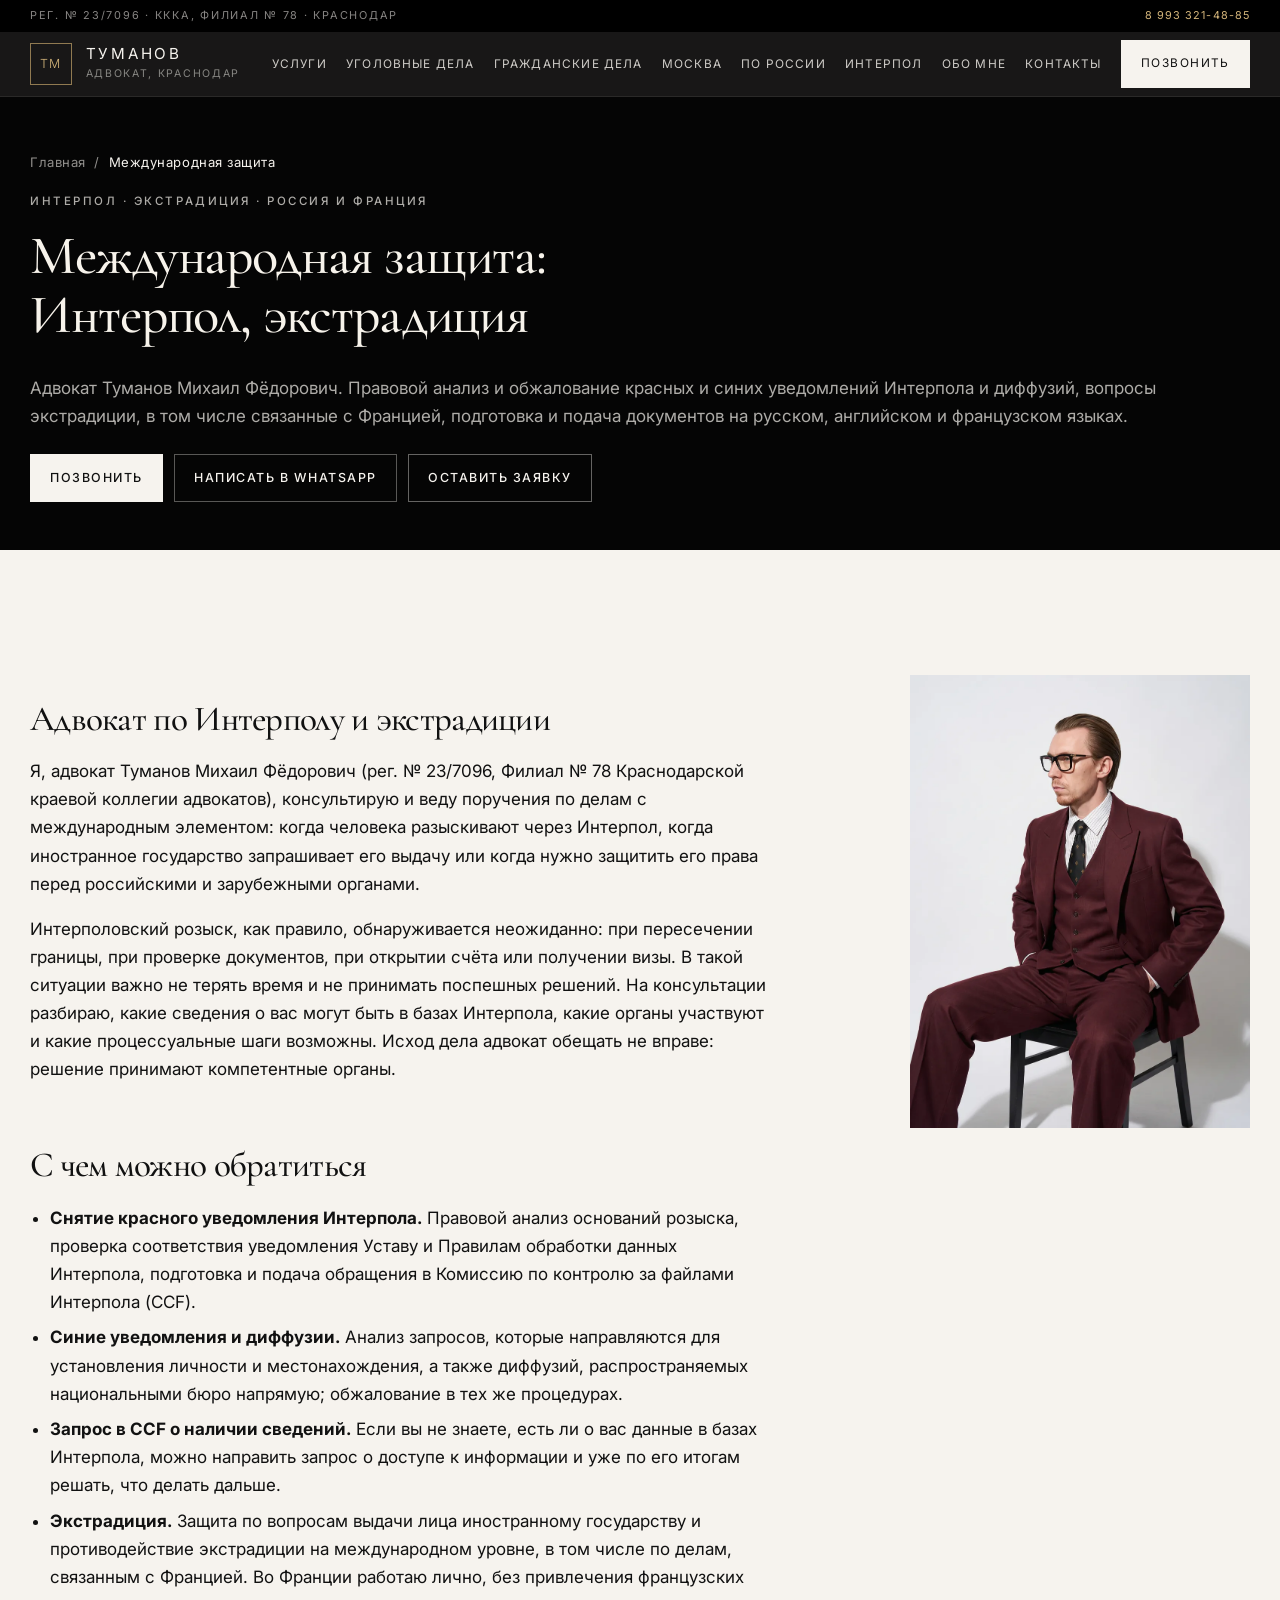
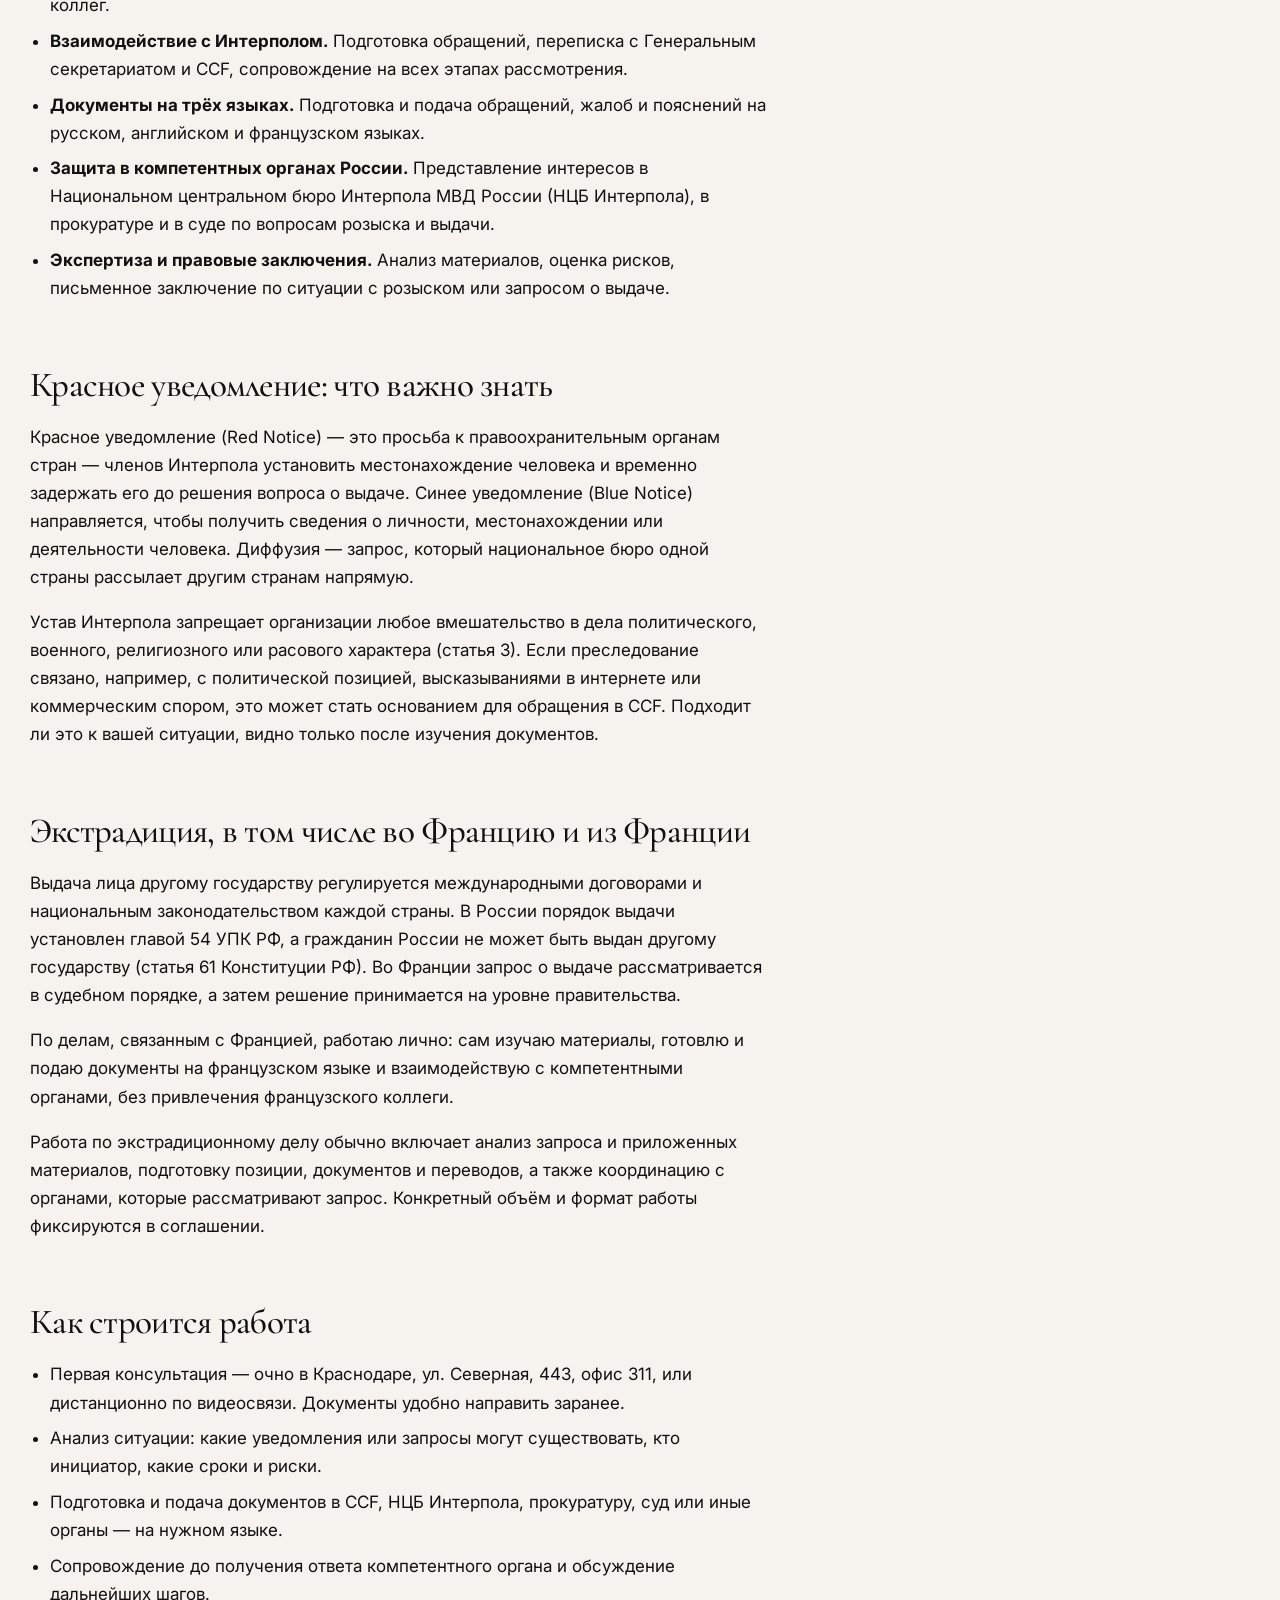
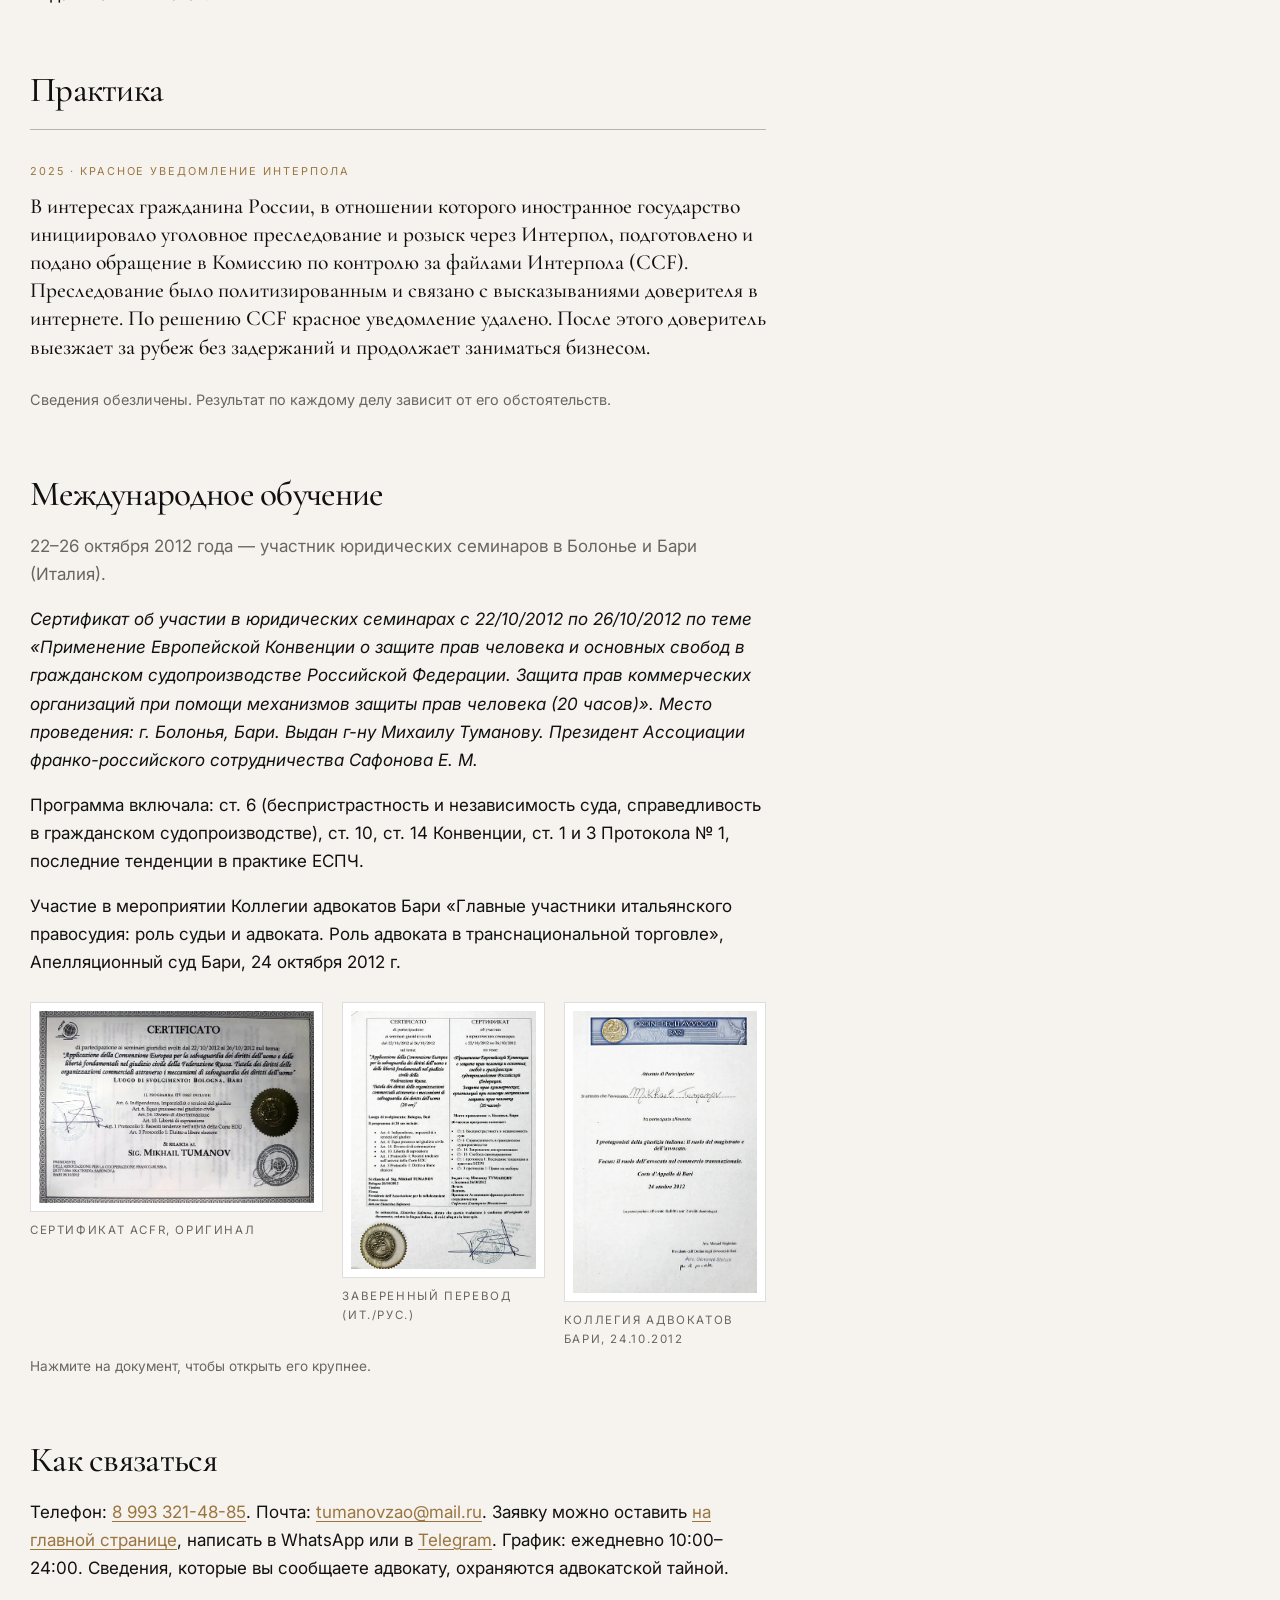
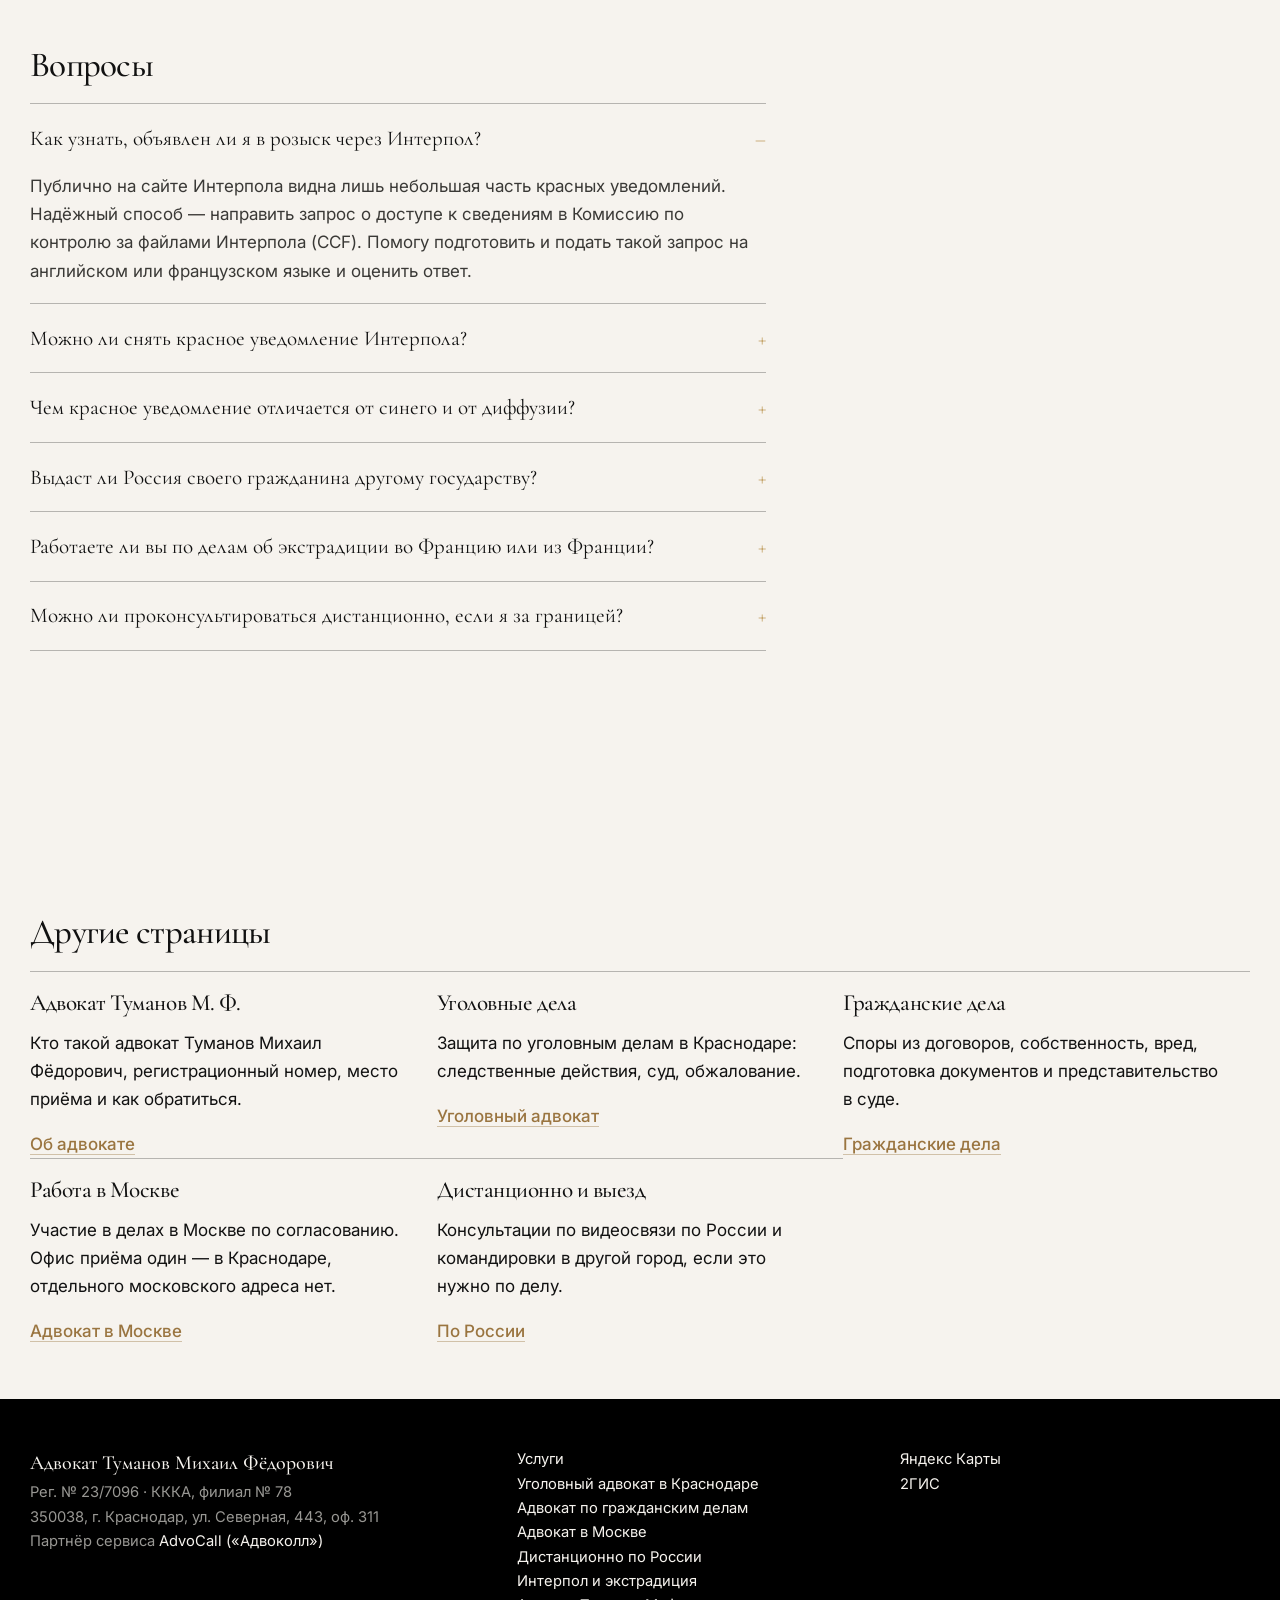
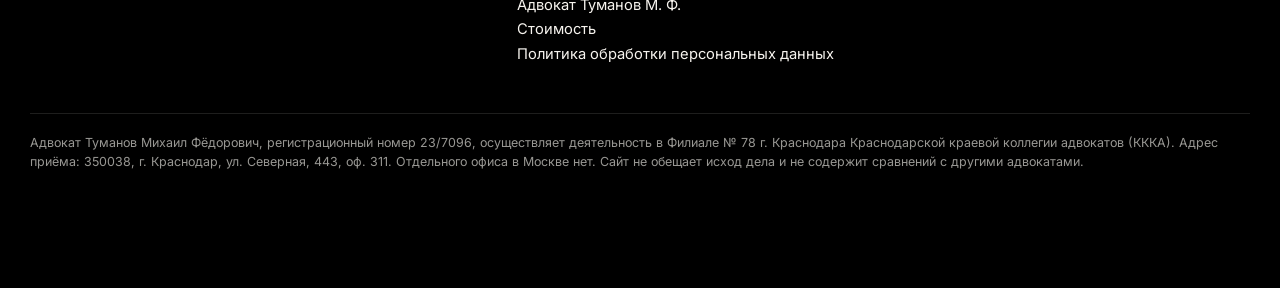
<file: mezhdunarodnaya-zashchita/index.html>
<!DOCTYPE html>
<html lang="ru">
<head>
  <meta charset="utf-8">
  <meta name="viewport" content="width=device-width, initial-scale=1">
  <title>Адвокат по Интерполу и экстрадиции — Туманов Михаил Фёдорович</title>
  <meta name="keywords" content="адвокат по Интерполу, снятие красного уведомления, интерполовский розыск, экстрадиция адвокат, адвокат экстрадиция Франция">
  <meta name="description" content="Снятие красного уведомления Интерпола, обжалование в CCF, экстрадиция, в том числе Франция. Документы на русском, английском и французском. Адвокат Туманов М. Ф., тел. 8 993 321-48-85.">
  <meta name="author" content="Адвокат Туманов Михаил Фёдорович">
  <meta name="robots" content="index, follow">
  <link rel="canonical" href="https://tumanov-advokat.ru/mezhdunarodnaya-zashchita/">
  <link rel="sitemap" type="application/xml" href="../sitemap.xml">
  <meta property="og:type" content="website">
  <meta property="og:locale" content="ru_RU">
  <meta property="og:site_name" content="Адвокат Туманов Михаил Фёдорович">
  <meta property="og:title" content="Адвокат по Интерполу и экстрадиции — Туманов Михаил Фёдорович">
  <meta property="og:description" content="Снятие красного уведомления Интерпола, обжалование в CCF, экстрадиция, в том числе Франция. Документы на русском, английском и французском. Адвокат Туманов М. Ф., тел. 8 993 321-48-85.">
  <meta property="og:url" content="https://tumanov-advokat.ru/mezhdunarodnaya-zashchita/">
  <meta property="og:image" content="https://tumanov-advokat.ru/img/og-cover.jpg">
  <meta property="og:image:width" content="1200">
  <meta property="og:image:height" content="630">
  <meta property="og:image:alt" content="Адвокат Туманов Михаил Фёдорович, приём в Краснодаре, ул. Северная, 443, офис 311">
  <meta name="twitter:card" content="summary_large_image">
  <meta name="twitter:title" content="Адвокат по Интерполу и экстрадиции — Туманов Михаил Фёдорович">
  <meta name="twitter:description" content="Снятие красного уведомления Интерпола, обжалование в CCF, экстрадиция, в том числе Франция. Документы на русском, английском и французском. Адвокат Туманов М. Ф., тел. 8 993 321-48-85.">
  <meta name="twitter:image" content="https://tumanov-advokat.ru/img/og-cover.jpg">
  <link rel="icon" type="image/png" sizes="32x32" href="../img/favicon-32.png">
  <link rel="apple-touch-icon" sizes="180x180" href="../img/favicon-180.png">
  <link rel="preconnect" href="https://fonts.googleapis.com">
  <link rel="preconnect" href="https://fonts.gstatic.com" crossorigin>
  <link href="https://fonts.googleapis.com/css2?family=Cormorant+Garamond:ital,wght@0,400;0,500;0,600;0,700;1,500;1,600&amp;family=Inter:wght@400;500;600&amp;display=swap" rel="stylesheet">
  <script>
    if (window.matchMedia && !window.matchMedia('(prefers-reduced-motion: reduce)').matches) {
      document.documentElement.classList.add('js-motion');
    }
  </script>
  <link rel="stylesheet" href="../styles.css">
  <script type="application/ld+json">
{
  "@context": "https://schema.org",
  "@graph": [
    {
      "@type": "WebPage",
      "@id": "https://tumanov-advokat.ru/mezhdunarodnaya-zashchita/#webpage",
      "url": "https://tumanov-advokat.ru/mezhdunarodnaya-zashchita/",
      "name": "Адвокат по Интерполу и экстрадиции — Туманов Михаил Фёдорович",
      "description": "Снятие красного уведомления Интерпола, обжалование в CCF, экстрадиция, в том числе Франция. Документы на русском, английском и французском. Адвокат Туманов М. Ф., тел. 8 993 321-48-85.",
      "isPartOf": {
        "@id": "https://tumanov-advokat.ru/#website"
      },
      "about": {
        "@id": "https://tumanov-advokat.ru/mezhdunarodnaya-zashchita/#service"
      },
      "inLanguage": "ru-RU",
      "dateModified": "2026-11-22",
      "breadcrumb": {
        "@id": "https://tumanov-advokat.ru/mezhdunarodnaya-zashchita/#breadcrumb"
      },
      "primaryImageOfPage": "https://tumanov-advokat.ru/img/photo-international.jpg"
    },
    {
      "@type": "BreadcrumbList",
      "@id": "https://tumanov-advokat.ru/mezhdunarodnaya-zashchita/#breadcrumb",
      "itemListElement": [
        {
          "@type": "ListItem",
          "position": 1,
          "name": "Главная",
          "item": "https://tumanov-advokat.ru/"
        },
        {
          "@type": "ListItem",
          "position": 2,
          "name": "Международная защита",
          "item": "https://tumanov-advokat.ru/mezhdunarodnaya-zashchita/"
        }
      ]
    },
    {
      "@type": "Person",
      "@id": "https://tumanov-advokat.ru/#person",
      "name": "Туманов Михаил Фёдорович",
      "alternateName": [
        "Туманов Михаил Федорович",
        "Туманов М. Ф.",
        "адвокат Туманов"
      ],
      "jobTitle": "Адвокат",
      "url": "https://tumanov-advokat.ru/advokat-tumanov/",
      "image": "https://tumanov-advokat.ru/img/portrait-about-2.jpg",
      "knowsAbout": [
        "Интерпол",
        "красное уведомление Интерпола",
        "синее уведомление Интерпола",
        "Комиссия по контролю за файлами Интерпола",
        "экстрадиция",
        "уголовное право"
      ]
    },
    {
      "@type": "LegalService",
      "@id": "https://tumanov-advokat.ru/#legal",
      "name": "Адвокат Туманов Михаил Фёдорович",
      "url": "https://tumanov-advokat.ru/",
      "telephone": "+79933214885",
      "email": "tumanovzao@mail.ru",
      "address": {
        "@type": "PostalAddress",
        "streetAddress": "ул. Северная, 443, офис 311",
        "addressLocality": "Краснодар",
        "addressRegion": "Краснодарский край",
        "postalCode": "350038",
        "addressCountry": "RU"
      },
      "openingHours": "Mo-Su 10:00-24:00"
    },
    {
      "@type": "Service",
      "@id": "https://tumanov-advokat.ru/mezhdunarodnaya-zashchita/#service",
      "name": "Международная защита: Интерпол, экстрадиция",
      "serviceType": "Юридическая помощь по делам, связанным с розыском через Интерпол и экстрадицией",
      "provider": {
        "@id": "https://tumanov-advokat.ru/#legal"
      },
      "url": "https://tumanov-advokat.ru/mezhdunarodnaya-zashchita/",
      "areaServed": [
        {
          "@type": "Country",
          "name": "Россия"
        },
        {
          "@type": "Country",
          "name": "Франция"
        }
      ],
      "availableLanguage": [
        "ru",
        "en",
        "fr"
      ],
      "hasOfferCatalog": {
        "@type": "OfferCatalog",
        "name": "Услуги",
        "itemListElement": [
          {
            "@type": "Offer",
            "itemOffered": {
              "@type": "Service",
              "name": "Снятие красного уведомления Интерпола и обращение в CCF"
            }
          },
          {
            "@type": "Offer",
            "itemOffered": {
              "@type": "Service",
              "name": "Обжалование синих уведомлений и диффузий Интерпола"
            }
          },
          {
            "@type": "Offer",
            "itemOffered": {
              "@type": "Service",
              "name": "Защита по вопросам экстрадиции, в том числе связанным с Францией"
            }
          },
          {
            "@type": "Offer",
            "itemOffered": {
              "@type": "Service",
              "name": "Взаимодействие с Интерполом и НЦБ Интерпола МВД России"
            }
          },
          {
            "@type": "Offer",
            "itemOffered": {
              "@type": "Service",
              "name": "Подготовка и подача документов на русском, английском и французском языках"
            }
          },
          {
            "@type": "Offer",
            "itemOffered": {
              "@type": "Service",
              "name": "Правовой анализ и заключения по делам о розыске и выдаче"
            }
          }
        ]
      }
    },
    {
      "@type": "FAQPage",
      "mainEntity": [
        {
          "@type": "Question",
          "name": "Как узнать, объявлен ли я в розыск через Интерпол?",
          "acceptedAnswer": {
            "@type": "Answer",
            "text": "Публично на сайте Интерпола видна лишь небольшая часть красных уведомлений. Надёжный способ — направить запрос о доступе к сведениям в Комиссию по контролю за файлами Интерпола (CCF). Помогу подготовить и подать такой запрос на английском или французском языке и оценить ответ."
          }
        },
        {
          "@type": "Question",
          "name": "Можно ли снять красное уведомление Интерпола?",
          "acceptedAnswer": {
            "@type": "Answer",
            "text": "Удаление или изменение сведений возможно, если уведомление не соответствует Уставу и правилам Интерпола: например, преследование носит политический характер, связано с высказываниями или коммерческим спором, нарушены права человека или данные неточны. Решение принимает CCF, исход адвокат обещать не вправе. Шансы и подходящие доводы видны после изучения документов."
          }
        },
        {
          "@type": "Question",
          "name": "Чем красное уведомление отличается от синего и от диффузии?",
          "acceptedAnswer": {
            "@type": "Answer",
            "text": "Красное уведомление — просьба установить местонахождение человека и временно задержать его до решения вопроса о выдаче. Синее — просьба собрать сведения о личности, местонахождении или деятельности человека. Диффузия — запрос, который национальное бюро одной страны рассылает другим странам напрямую. Все три вида сведений можно оспаривать."
          }
        },
        {
          "@type": "Question",
          "name": "Выдаст ли Россия своего гражданина другому государству?",
          "acceptedAnswer": {
            "@type": "Answer",
            "text": "Нет. Согласно статье 61 Конституции РФ гражданин России не может быть выслан за пределы страны или выдан другому государству. Это не исключает уголовного преследования внутри страны, поэтому по такой ситуации всё равно нужна консультация."
          }
        },
        {
          "@type": "Question",
          "name": "Работаете ли вы по делам об экстрадиции во Францию или из Франции?",
          "acceptedAnswer": {
            "@type": "Answer",
            "text": "Да, принимаю обращения по вопросам экстрадиции, связанным с Францией, и работаю по ним лично, без привлечения французского коллеги: анализ запроса о выдаче, подготовка позиции и документов на французском, английском и русском языках, взаимодействие с компетентными органами. Конкретный объём работы определяется после консультации и фиксируется в соглашении."
          }
        },
        {
          "@type": "Question",
          "name": "Можно ли проконсультироваться дистанционно, если я за границей?",
          "acceptedAnswer": {
            "@type": "Answer",
            "text": "Да. Консультацию можно провести по видеосвязи, документы удобно направить заранее. Сведения, которые вы сообщаете, охраняются адвокатской тайной."
          }
        }
      ]
    }
  ]
}
  </script>
<!-- Yandex.Metrika counter -->
<script type="text/javascript">
    (function(m,e,t,r,i,k,a){
        m[i]=m[i]||function(){(m[i].a=m[i].a||[]).push(arguments)};
        m[i].l=1*new Date();
        for (var j = 0; j < document.scripts.length; j++) {if (document.scripts[j].src === r) { return; }}
        k=e.createElement(t),a=e.getElementsByTagName(t)[0],k.async=1,k.src=r,a.parentNode.insertBefore(k,a)
    })(window, document,'script','https://mc.yandex.ru/metrika/tag.js?id=114478134', 'ym');

    ym(114478134, 'init', {ssr:true, webvisor:true, clickmap:true, ecommerce:"dataLayer", referrer: document.referrer, url: location.href, accurateTrackBounce:true, trackLinks:true});
</script>
<noscript><div><img src="https://mc.yandex.ru/watch/114478134" style="position:absolute; left:-9999px;" alt="" /></div></noscript>
<!-- /Yandex.Metrika counter -->
</head>
<body>
  <a class="skip" href="#main">К содержанию</a>
  <div class="topline">
    <div class="wrap">
      <span>Рег. № 23/7096 · КККА, филиал № 78 · Краснодар</span>
      <a href="tel:+79933214885">8 993 321-48-85</a>
    </div>
  </div>
  <header class="site">
    <div class="wrap site-bar">
      <a class="brand" href="../index.html">
        <span class="monogram">ТМ</span>
        <span><strong>Туманов</strong><span>Адвокат, Краснодар</span></span>
      </a>
      <button class="nav-toggle" type="button" aria-expanded="false" aria-controls="menu" aria-label="Открыть меню"><span></span><span></span><span></span></button>
      <nav class="desk" id="menu">
        <a href="../index.html#uslugi">Услуги</a>
        <a href="../ugolovnyj-advokat-krasnodar/">Уголовные дела</a>
        <a href="../grazhdanskie-dela-krasnodar/">Гражданские дела</a>
        <a href="../advokat-moskva/">Москва</a>
        <a href="../distancionno-po-rossii/">По России</a>
        <a href="../mezhdunarodnaya-zashchita/">Интерпол</a>
        <a href="../advokat-tumanov/">Обо мне</a>
        <a href="../index.html#kontakty">Контакты</a>
        <a class="btn btn-primary" href="tel:+79933214885">Позвонить</a>
      </nav>
    </div>
  </header>
  <div class="page-hero">
    <div class="wrap">
      <nav class="crumbs" aria-label="Навигация по разделам">
        <a href="../index.html">Главная</a>
        <span aria-hidden="true">/</span>
        <span aria-current="page">Международная защита</span>
      </nav>
      <p class="kicker">Интерпол · экстрадиция · Россия и Франция</p>
      <h1>Международная защита: Интерпол, экстрадиция</h1>
      <p>Адвокат Туманов Михаил Фёдорович. Правовой анализ и обжалование красных и синих уведомлений Интерпола и диффузий, вопросы экстрадиции, в том числе связанные с Францией, подготовка и подача документов на русском, английском и французском языках.</p>
      <div class="cta-row">
        <a class="btn btn-primary" href="tel:+79933214885">Позвонить</a>
        <a class="btn btn-wa" href="https://wa.me/79933214885" rel="noopener noreferrer">Написать в WhatsApp</a>
        <a class="btn btn-light" href="../index.html#kontakty">Оставить заявку</a>
      </div>
    </div>
  </div>
  <main id="main">
    <section>
      <div class="wrap prose-split">
        <div class="prose">

        <h2>Адвокат по Интерполу и экстрадиции</h2>
        <p>Я, адвокат Туманов Михаил Фёдорович (рег. № 23/7096, Филиал № 78 Краснодарской краевой коллегии адвокатов), консультирую и веду поручения по делам с международным элементом: когда человека разыскивают через Интерпол, когда иностранное государство запрашивает его выдачу или когда нужно защитить его права перед российскими и зарубежными органами.</p>
        <p>Интерполовский розыск, как правило, обнаруживается неожиданно: при пересечении границы, при проверке документов, при открытии счёта или получении визы. В такой ситуации важно не терять время и не принимать поспешных решений. На консультации разбираю, какие сведения о вас могут быть в базах Интерпола, какие органы участвуют и какие процессуальные шаги возможны. Исход дела адвокат обещать не вправе: решение принимают компетентные органы.</p>

        <h2>С чем можно обратиться</h2>
        <ul>
          <li><strong>Снятие красного уведомления Интерпола.</strong> Правовой анализ оснований розыска, проверка соответствия уведомления Уставу и Правилам обработки данных Интерпола, подготовка и подача обращения в Комиссию по контролю за файлами Интерпола (CCF).</li>
          <li><strong>Синие уведомления и диффузии.</strong> Анализ запросов, которые направляются для установления личности и местонахождения, а также диффузий, распространяемых национальными бюро напрямую; обжалование в тех же процедурах.</li>
          <li><strong>Запрос в CCF о наличии сведений.</strong> Если вы не знаете, есть ли о вас данные в базах Интерпола, можно направить запрос о доступе к информации и уже по его итогам решать, что делать дальше.</li>
          <li><strong>Экстрадиция.</strong> Защита по вопросам выдачи лица иностранному государству и противодействие экстрадиции на международном уровне, в том числе по делам, связанным с Францией. Во Франции работаю лично, без привлечения французских коллег.</li>
          <li><strong>Взаимодействие с Интерполом.</strong> Подготовка обращений, переписка с Генеральным секретариатом и CCF, сопровождение на всех этапах рассмотрения.</li>
          <li><strong>Документы на трёх языках.</strong> Подготовка и подача обращений, жалоб и пояснений на русском, английском и французском языках.</li>
          <li><strong>Защита в компетентных органах России.</strong> Представление интересов в Национальном центральном бюро Интерпола МВД России (НЦБ Интерпола), в прокуратуре и в суде по вопросам розыска и выдачи.</li>
          <li><strong>Экспертиза и правовые заключения.</strong> Анализ материалов, оценка рисков, письменное заключение по ситуации с розыском или запросом о выдаче.</li>
        </ul>

        <h2>Красное уведомление: что важно знать</h2>
        <p>Красное уведомление (Red Notice) — это просьба к правоохранительным органам стран — членов Интерпола установить местонахождение человека и временно задержать его до решения вопроса о выдаче. Синее уведомление (Blue Notice) направляется, чтобы получить сведения о личности, местонахождении или деятельности человека. Диффузия — запрос, который национальное бюро одной страны рассылает другим странам напрямую.</p>
        <p>Устав Интерпола запрещает организации любое вмешательство в дела политического, военного, религиозного или расового характера (статья 3). Если преследование связано, например, с политической позицией, высказываниями в интернете или коммерческим спором, это может стать основанием для обращения в CCF. Подходит ли это к вашей ситуации, видно только после изучения документов.</p>

        <h2>Экстрадиция, в том числе во Францию и из Франции</h2>
        <p>Выдача лица другому государству регулируется международными договорами и национальным законодательством каждой страны. В России порядок выдачи установлен главой 54 УПК РФ, а гражданин России не может быть выдан другому государству (статья 61 Конституции РФ). Во Франции запрос о выдаче рассматривается в судебном порядке, а затем решение принимается на уровне правительства.</p>
        <p>По делам, связанным с Францией, работаю лично: сам изучаю материалы, готовлю и подаю документы на французском языке и взаимодействую с компетентными органами, без привлечения французского коллеги.</p>
        <p>Работа по экстрадиционному делу обычно включает анализ запроса и приложенных материалов, подготовку позиции, документов и переводов, а также координацию с органами, которые рассматривают запрос. Конкретный объём и формат работы фиксируются в соглашении.</p>

        <h2>Как строится работа</h2>
        <ul>
          <li>Первая консультация — очно в Краснодаре, ул. Северная, 443, офис 311, или дистанционно по видеосвязи. Документы удобно направить заранее.</li>
          <li>Анализ ситуации: какие уведомления или запросы могут существовать, кто инициатор, какие сроки и риски.</li>
          <li>Подготовка и подача документов в CCF, НЦБ Интерпола, прокуратуру, суд или иные органы — на нужном языке.</li>
          <li>Сопровождение до получения ответа компетентного органа и обсуждение дальнейших шагов.</li>
        </ul>

        <h2 id="praktika">Практика</h2>
        <!-- Обезличенный пример предоставлен адвокатом. Новые примеры добавлять только обезличенными и с согласия доверителя. -->
        <div class="cases cases-light">
          <article class="case">
            <span class="case-tag">2025 · Красное уведомление Интерпола</span>
            <p>В интересах гражданина России, в отношении которого иностранное государство инициировало уголовное преследование и розыск через Интерпол, подготовлено и подано обращение в Комиссию по контролю за файлами Интерпола (CCF). Преследование было политизированным и связано с высказываниями доверителя в интернете. По решению CCF красное уведомление удалено. После этого доверитель выезжает за рубеж без задержаний и продолжает заниматься бизнесом.</p>
          </article>
        </div>
        <p class="muted small">Сведения обезличены. Результат по каждому делу зависит от его обстоятельств.</p>

        <h2>Международное обучение</h2>
        <p class="muted">22–26 октября 2012 года — участник юридических семинаров в Болонье и Бари (Италия).</p>
        <p><span class="cert-official">Сертификат об участии в юридических семинарах с 22/10/2012 по 26/10/2012 по теме «Применение Европейской Конвенции о защите прав человека и основных свобод в гражданском судопроизводстве Российской Федерации. Защита прав коммерческих организаций при помощи механизмов защиты прав человека (20 часов)». Место проведения: г. Болонья, Бари. Выдан г-ну Михаилу Туманову. Президент Ассоциации франко-российского сотрудничества Сафонова Е.&nbsp;М.</span></p>
          <p>Программа включала: ст. 6 (беспристрастность и независимость суда, справедливость в гражданском судопроизводстве), ст. 10, ст. 14 Конвенции, ст. 1 и 3 Протокола № 1, последние тенденции в практике ЕСПЧ.</p>
          <p>Участие в мероприятии Коллегии адвокатов Бари «Главные участники итальянского правосудия: роль судьи и адвоката. Роль адвоката в транснациональной торговле», Апелляционный суд Бари, 24 октября 2012 г.</p>
        <div class="cert-cards">
          <figure class="intl-cert">
            <a href="../img/cert-2012-italy.jpg" data-lightbox data-w="1600" data-h="1118" aria-label="Открыть крупнее: Сертификат ACFR, оригинал"><picture><source srcset="../img/cert-2012-italy-thumb.webp" type="image/webp"><img src="../img/cert-2012-italy-thumb.jpg" width="700" height="489" alt="Сертификат участника юридических семинаров, Болонья и Бари, 2012, Туманов М.Ф." loading="lazy" decoding="async"></picture></a>
            <figcaption>Сертификат ACFR, оригинал</figcaption>
          </figure>
          <figure class="intl-cert">
            <a href="../img/cert-2012-italy-ru.jpg" data-lightbox data-w="1140" data-h="1600" aria-label="Открыть крупнее: Заверенный перевод (ит./рус.)"><picture><source srcset="../img/cert-2012-italy-ru-thumb.webp" type="image/webp"><img src="../img/cert-2012-italy-ru-thumb.jpg" width="499" height="700" alt="Заверенный перевод сертификата об участии в юридических семинарах в Болонье и Бари, 2012, на итальянском и русском языках, Туманов М.Ф." loading="lazy" decoding="async"></picture></a>
            <figcaption>Заверенный перевод (ит./рус.)</figcaption>
          </figure>
          <figure class="intl-cert">
            <a href="../img/cert-2012-bari.jpg" data-lightbox data-w="1044" data-h="1600" aria-label="Открыть крупнее: Коллегия адвокатов Бари, 24.10.2012"><picture><source srcset="../img/cert-2012-bari-thumb.webp" type="image/webp"><img src="../img/cert-2012-bari-thumb.jpg" width="457" height="700" alt="Свидетельство Коллегии адвокатов Бари об участии адвоката Михаила Туманова в мероприятии в Апелляционном суде Бари, 24 октября 2012 г." loading="lazy" decoding="async"></picture></a>
            <figcaption>Коллегия адвокатов Бари, 24.10.2012</figcaption>
          </figure>
        </div>
        <p class="cert-hint">Нажмите на документ, чтобы открыть его крупнее.</p>

        <h2>Как связаться</h2>
        <p>Телефон: <a href="tel:+79933214885">8 993 321-48-85</a>. Почта: <a href="mailto:tumanovzao@mail.ru">tumanovzao@mail.ru</a>. Заявку можно оставить <a href="../index.html#kontakty">на главной странице</a>, написать в WhatsApp или в <a href="https://t.me/+79933214885" rel="noopener noreferrer">Telegram</a>. График: ежедневно 10:00–24:00. Сведения, которые вы сообщаете адвокату, охраняются адвокатской тайной.</p>

        <h2>Вопросы</h2>
        <details class="faq" open>
          <summary>Как узнать, объявлен ли я в розыск через Интерпол?</summary>
          <p>Публично на сайте Интерпола видна лишь небольшая часть красных уведомлений. Надёжный способ — направить запрос о доступе к сведениям в Комиссию по контролю за файлами Интерпола (CCF). Помогу подготовить и подать такой запрос на английском или французском языке и оценить ответ.</p>
        </details>
        <details class="faq">
          <summary>Можно ли снять красное уведомление Интерпола?</summary>
          <p>Удаление или изменение сведений возможно, если уведомление не соответствует Уставу и правилам Интерпола: например, преследование носит политический характер, связано с высказываниями или коммерческим спором, нарушены права человека или данные неточны. Решение принимает CCF, исход адвокат обещать не вправе. Шансы и подходящие доводы видны после изучения документов.</p>
        </details>
        <details class="faq">
          <summary>Чем красное уведомление отличается от синего и от диффузии?</summary>
          <p>Красное уведомление — просьба установить местонахождение человека и временно задержать его до решения вопроса о выдаче. Синее — просьба собрать сведения о личности, местонахождении или деятельности человека. Диффузия — запрос, который национальное бюро одной страны рассылает другим странам напрямую. Все три вида сведений можно оспаривать.</p>
        </details>
        <details class="faq">
          <summary>Выдаст ли Россия своего гражданина другому государству?</summary>
          <p>Нет. Согласно статье 61 Конституции РФ гражданин России не может быть выслан за пределы страны или выдан другому государству. Это не исключает уголовного преследования внутри страны, поэтому по такой ситуации всё равно нужна консультация.</p>
        </details>
        <details class="faq">
          <summary>Работаете ли вы по делам об экстрадиции во Францию или из Франции?</summary>
          <p>Да, принимаю обращения по вопросам экстрадиции, связанным с Францией, и работаю по ним лично, без привлечения французского коллеги: анализ запроса о выдаче, подготовка позиции и документов на французском, английском и русском языках, взаимодействие с компетентными органами. Конкретный объём работы определяется после консультации и фиксируется в соглашении.</p>
        </details>
        <details class="faq">
          <summary>Можно ли проконсультироваться дистанционно, если я за границей?</summary>
          <p>Да. Консультацию можно провести по видеосвязи, документы удобно направить заранее. Сведения, которые вы сообщаете, охраняются адвокатской тайной.</p>
        </details>
        </div>
        <figure class="page-photo">
          <picture><source srcset="../img/photo-international.webp" type="image/webp"><img src="../img/photo-international.jpg" width="901" height="1200" alt="Адвокат Туманов Михаил Фёдорович в бордовом костюме-тройке, в профиль — международная защита, Интерпол и экстрадиция" loading="lazy" decoding="async"></picture>
        </figure>
      </div>
    </section>

    <section class="related">
      <div class="wrap">
        <h2>Другие страницы</h2>
        <div class="grid-3">
          <article class="card">
            <h3>Адвокат Туманов М. Ф.</h3>
            <p>Кто такой адвокат Туманов Михаил Фёдорович, регистрационный номер, место приёма и как обратиться.</p>
            <p class="card-more"><a href="../advokat-tumanov/">Об адвокате</a></p>
          </article>
          <article class="card">
            <h3>Уголовные дела</h3>
            <p>Защита по уголовным делам в Краснодаре: следственные действия, суд, обжалование.</p>
            <p class="card-more"><a href="../ugolovnyj-advokat-krasnodar/">Уголовный адвокат</a></p>
          </article>
          <article class="card">
            <h3>Гражданские дела</h3>
            <p>Споры из договоров, собственность, вред, подготовка документов и представительство в суде.</p>
            <p class="card-more"><a href="../grazhdanskie-dela-krasnodar/">Гражданские дела</a></p>
          </article>
          <article class="card">
            <h3>Работа в Москве</h3>
            <p>Участие в делах в Москве по согласованию. Офис приёма один — в Краснодаре, отдельного московского адреса нет.</p>
            <p class="card-more"><a href="../advokat-moskva/">Адвокат в Москве</a></p>
          </article>
          <article class="card">
            <h3>Дистанционно и выезд</h3>
            <p>Консультации по видеосвязи по России и командировки в другой город, если это нужно по делу.</p>
            <p class="card-more"><a href="../distancionno-po-rossii/">По России</a></p>
          </article>
        </div>
      </div>
    </section>
  </main>
  <footer class="site">
    <div class="wrap">
      <div class="grid">
        <div>
          <p><strong>Адвокат Туманов Михаил Фёдорович</strong><br>
          Рег. № 23/7096 · КККА, филиал № 78<br>
          350038, г. Краснодар, ул. Северная, 443, оф. 311<br>
          Партнёр сервиса <a href="https://advocall.me/" rel="noopener noreferrer">AdvoCall («Адвоколл»)</a></p>
        </div>
        <div>
          <p><a href="../index.html#uslugi">Услуги</a><br>
          <a href="../ugolovnyj-advokat-krasnodar/">Уголовный адвокат в Краснодаре</a><br>
          <a href="../grazhdanskie-dela-krasnodar/">Адвокат по гражданским делам</a><br>
          <a href="../advokat-moskva/">Адвокат в Москве</a><br>
          <a href="../distancionno-po-rossii/">Дистанционно по России</a><br>
          <a href="../mezhdunarodnaya-zashchita/">Интерпол и экстрадиция</a><br>
          <a href="../advokat-tumanov/">Адвокат Туманов М. Ф.</a><br>
          <a href="../index.html#stoimost">Стоимость</a><br>
          <a href="../policy.html">Политика обработки персональных данных</a></p>
        </div>
        <div>
          <p><a href="https://yandex.ru/maps/org/advokat_tumanov_m_f_/73334328233/" rel="noopener noreferrer">Яндекс Карты</a><br>
          <a href="https://2gis.ru/krasnodar/firm/70000001097403559" rel="noopener noreferrer">2ГИС</a></p>
        </div>
      </div>
      <p class="legal-tiny">Адвокат Туманов Михаил Фёдорович, регистрационный номер 23/7096, осуществляет деятельность в Филиале № 78 г. Краснодара Краснодарской краевой коллегии адвокатов (КККА). Адрес приёма: 350038, г. Краснодар, ул. Северная, 443, оф. 311. Отдельного офиса в Москве нет. Сайт не обещает исход дела и не содержит сравнений с другими адвокатами.</p>
    </div>
  </footer>
  <div class="mobile-cta" aria-label="Быстрая связь">
    <a class="btn btn-primary" href="tel:+79933214885">Звонок</a>
    <a class="btn btn-wa" href="https://wa.me/79933214885" rel="noopener noreferrer">WhatsApp</a>
    <a class="btn btn-light" href="../index.html#kontakty">Заявка</a>
  </div>
  <script src="../script.js" defer></script>
</body>
</html>
</file>
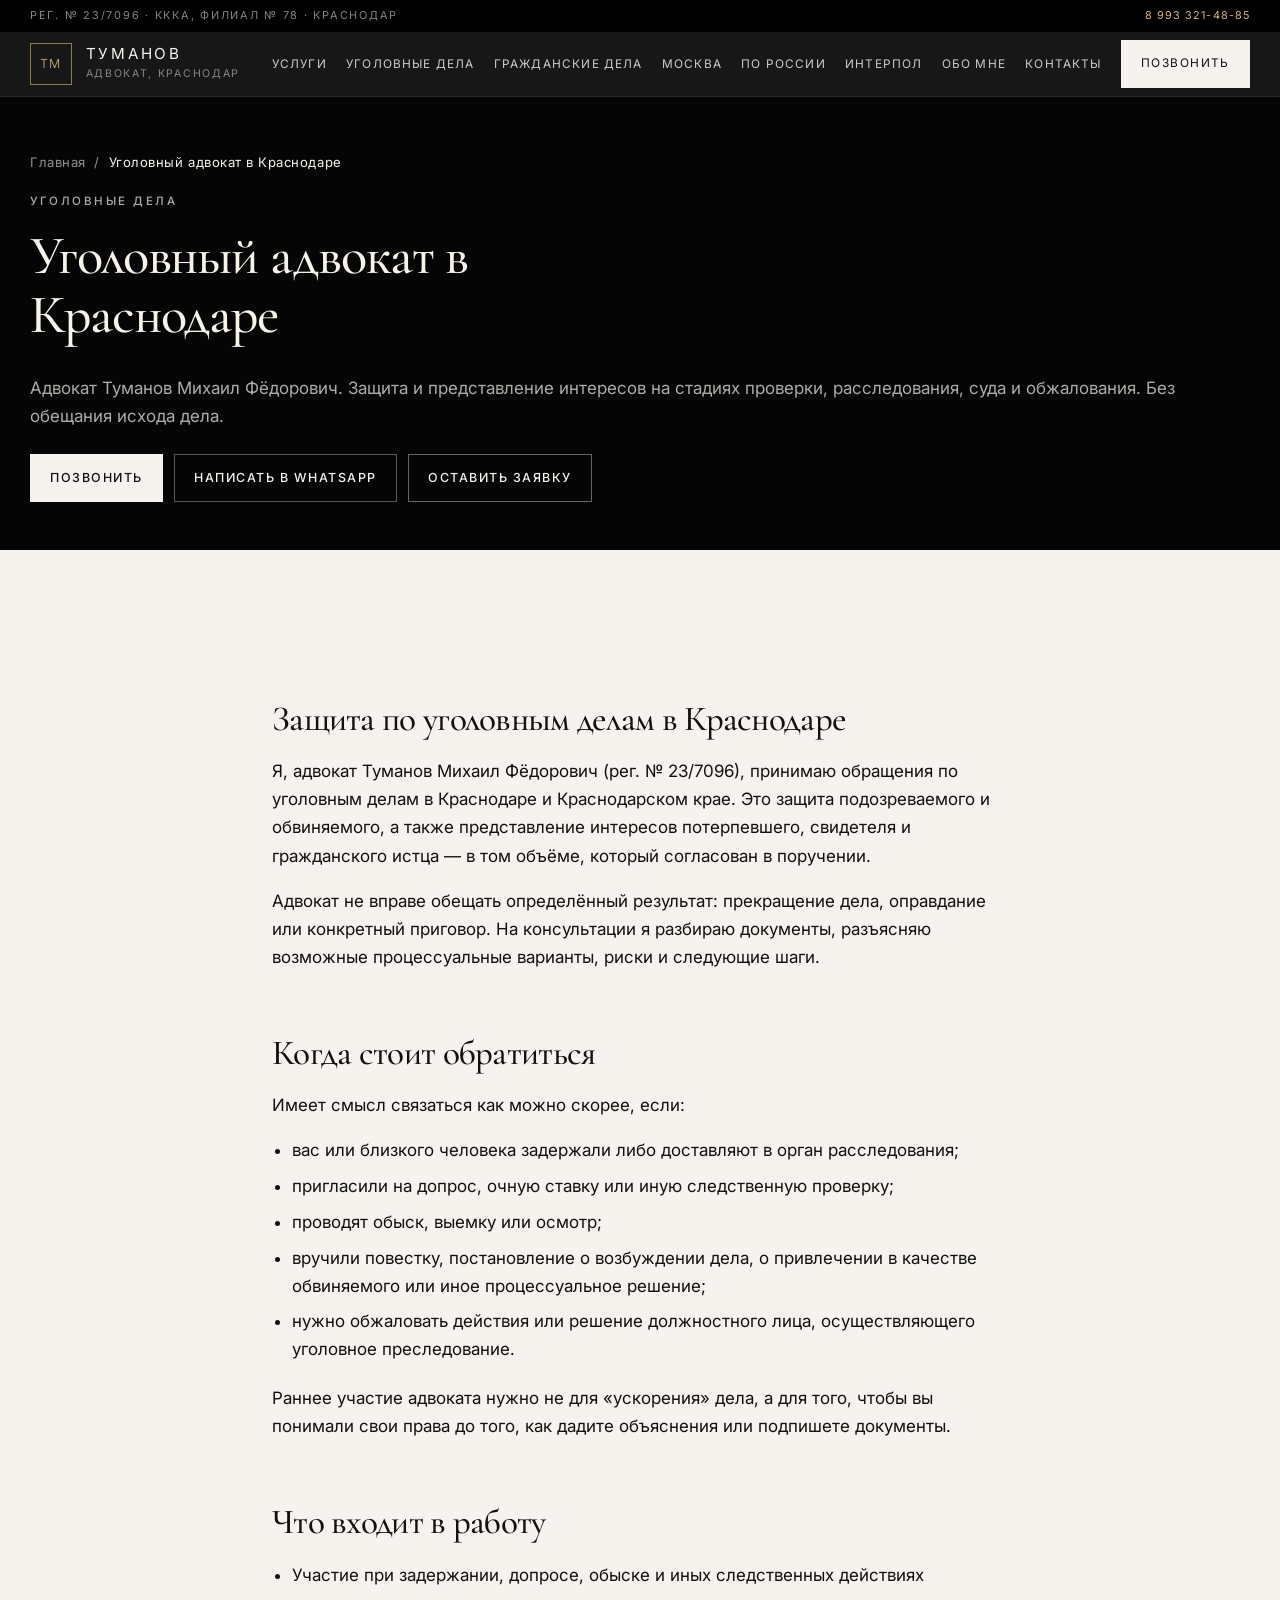
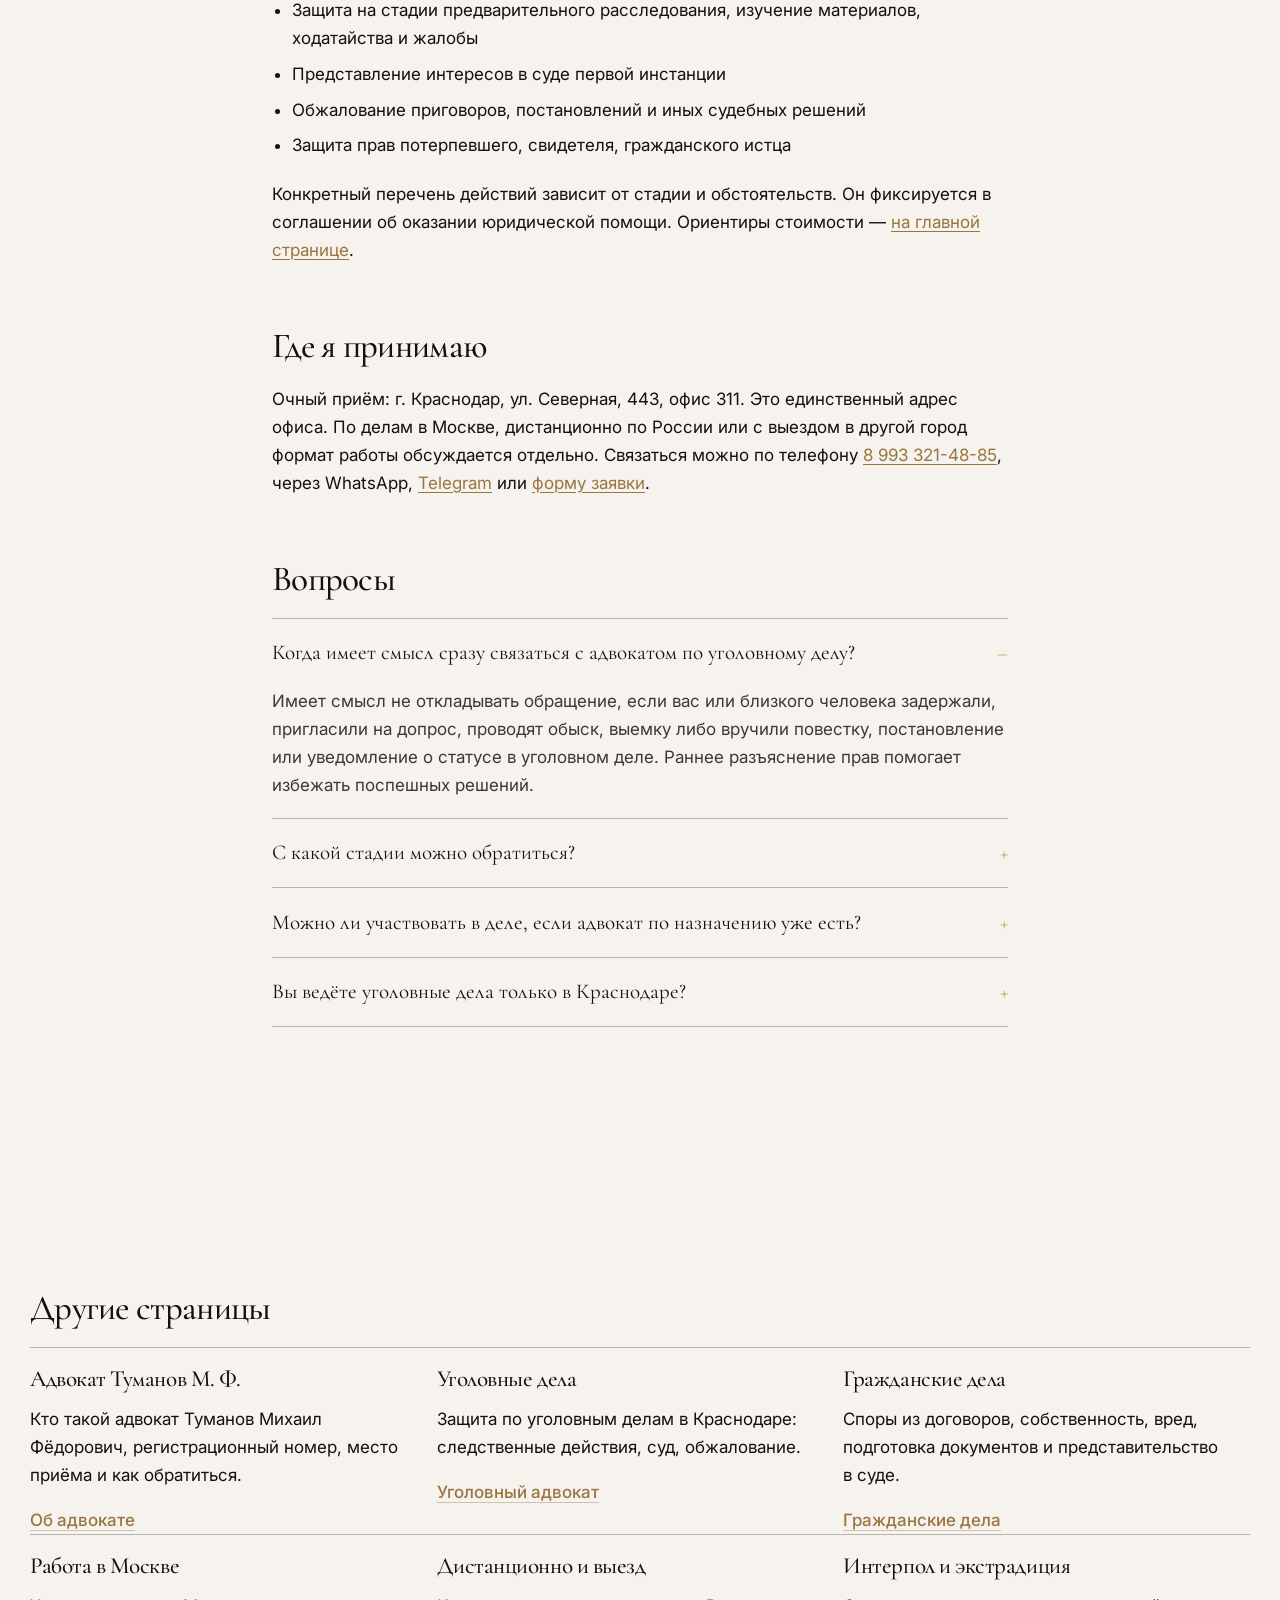
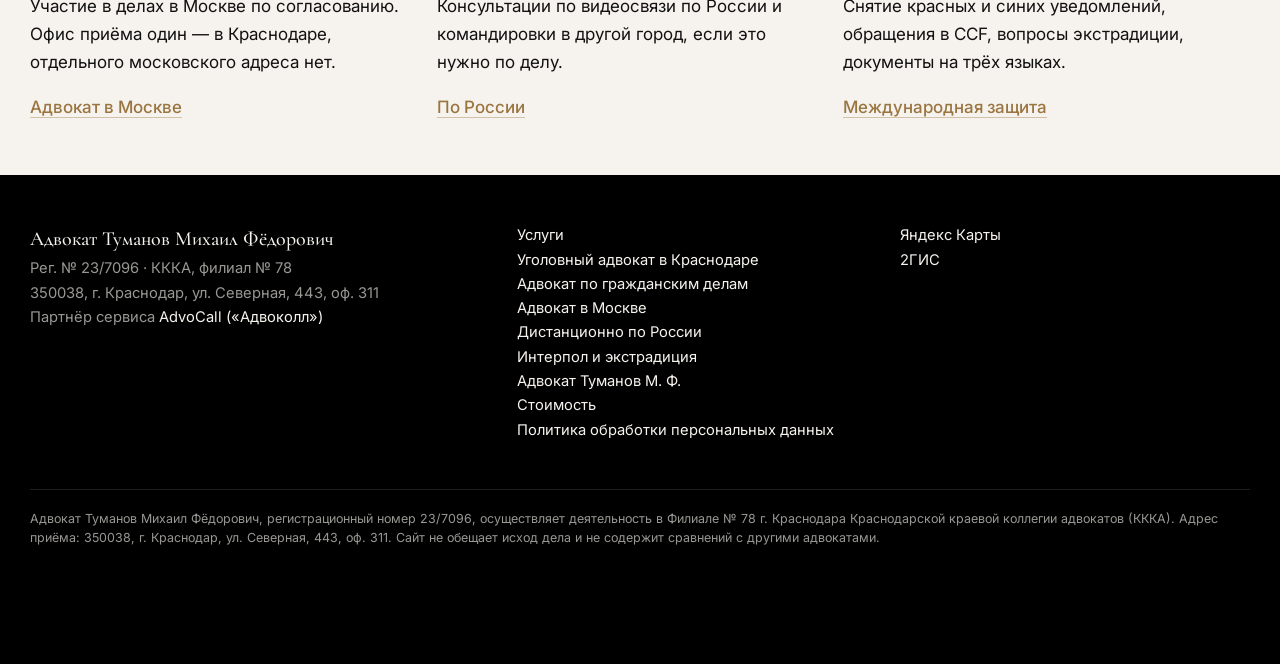
<file: ugolovnyj-advokat-krasnodar/index.html>
<!DOCTYPE html>
<html lang="ru">
<head>
  <meta charset="utf-8">
  <meta name="viewport" content="width=device-width, initial-scale=1">
  <title>Уголовный адвокат в Краснодаре — Туманов Михаил Фёдорович</title>
  <meta name="description" content="Уголовный адвокат в Краснодаре Туманов Михаил Фёдорович (рег. № 23/7096). Защита на следствии и в суде, обжалование решений. ул. Северная, 443, оф. 311. Тел. 8 993 321-48-85.">
  <meta name="author" content="Адвокат Туманов Михаил Фёдорович">
  <meta name="robots" content="index, follow">
  <link rel="canonical" href="https://tumanov-advokat.ru/ugolovnyj-advokat-krasnodar/">
  <link rel="sitemap" type="application/xml" href="../sitemap.xml">
  <meta property="og:type" content="website">
  <meta property="og:locale" content="ru_RU">
  <meta property="og:site_name" content="Адвокат Туманов Михаил Фёдорович">
  <meta property="og:title" content="Уголовный адвокат в Краснодаре — Туманов Михаил Фёдорович">
  <meta property="og:description" content="Уголовный адвокат в Краснодаре Туманов Михаил Фёдорович (рег. № 23/7096). Защита на следствии и в суде, обжалование решений. ул. Северная, 443, оф. 311. Тел. 8 993 321-48-85.">
  <meta property="og:url" content="https://tumanov-advokat.ru/ugolovnyj-advokat-krasnodar/">
  <meta property="og:image" content="https://tumanov-advokat.ru/img/og-cover.jpg">
  <meta property="og:image:width" content="1200">
  <meta property="og:image:height" content="630">
  <meta property="og:image:alt" content="Адвокат в Краснодаре Туманов Михаил Фёдорович, ул. Северная, 443, офис 311">
  <meta name="twitter:card" content="summary_large_image">
  <meta name="twitter:title" content="Уголовный адвокат в Краснодаре — Туманов Михаил Фёдорович">
  <meta name="twitter:description" content="Уголовный адвокат в Краснодаре Туманов Михаил Фёдорович (рег. № 23/7096). Защита на следствии и в суде, обжалование решений. ул. Северная, 443, оф. 311. Тел. 8 993 321-48-85.">
  <meta name="twitter:image" content="https://tumanov-advokat.ru/img/og-cover.jpg">
  <link rel="icon" type="image/png" sizes="32x32" href="../img/favicon-32.png">
  <link rel="apple-touch-icon" sizes="180x180" href="../img/favicon-180.png">
  <link rel="preconnect" href="https://fonts.googleapis.com">
  <link rel="preconnect" href="https://fonts.gstatic.com" crossorigin>
  <link href="https://fonts.googleapis.com/css2?family=Cormorant+Garamond:ital,wght@0,400;0,500;0,600;0,700;1,500;1,600&amp;family=Inter:wght@400;500;600&amp;display=swap" rel="stylesheet">
  <script>
    if (window.matchMedia && !window.matchMedia('(prefers-reduced-motion: reduce)').matches) {
      document.documentElement.classList.add('js-motion');
    }
  </script>
  <link rel="stylesheet" href="../styles.css">
  <script type="application/ld+json">
{
  "@context": "https://schema.org",
  "@graph": [
    {
      "@type": "WebPage",
      "@id": "https://tumanov-advokat.ru/ugolovnyj-advokat-krasnodar/#webpage",
      "url": "https://tumanov-advokat.ru/ugolovnyj-advokat-krasnodar/",
      "name": "Уголовный адвокат в Краснодаре — Туманов Михаил Фёдорович",
      "description": "Уголовный адвокат в Краснодаре Туманов Михаил Фёдорович (рег. № 23/7096). Защита на следствии и в суде, обжалование решений. ул. Северная, 443, оф. 311. Тел. 8 993 321-48-85.",
      "isPartOf": {
        "@id": "https://tumanov-advokat.ru/#website"
      },
      "about": {
        "@id": "https://tumanov-advokat.ru/#person"
      },
      "inLanguage": "ru-RU",
      "dateModified": "2026-11-21",
      "breadcrumb": {
        "@id": "https://tumanov-advokat.ru/ugolovnyj-advokat-krasnodar/#breadcrumb"
      }
    },
    {
      "@type": "BreadcrumbList",
      "@id": "https://tumanov-advokat.ru/ugolovnyj-advokat-krasnodar/#breadcrumb",
      "itemListElement": [
        {
          "@type": "ListItem",
          "position": 1,
          "name": "Главная",
          "item": "https://tumanov-advokat.ru/"
        },
        {
          "@type": "ListItem",
          "position": 2,
          "name": "Уголовный адвокат в Краснодаре",
          "item": "https://tumanov-advokat.ru/ugolovnyj-advokat-krasnodar/"
        }
      ]
    },
    {
      "@type": "Person",
      "@id": "https://tumanov-advokat.ru/#person",
      "name": "Туманов Михаил Фёдорович",
      "alternateName": [
        "Туманов Михаил Федорович",
        "Туманов М. Ф.",
        "адвокат Туманов"
      ],
      "jobTitle": "Адвокат",
      "url": "https://tumanov-advokat.ru/advokat-tumanov/"
    },
    {
      "@type": "FAQPage",
      "mainEntity": [
        {
          "@type": "Question",
          "name": "Когда имеет смысл сразу связаться с адвокатом по уголовному делу?",
          "acceptedAnswer": {
            "@type": "Answer",
            "text": "Имеет смысл не откладывать обращение, если вас или близкого человека задержали, пригласили на допрос, проводят обыск, выемку либо вручили повестку, постановление или уведомление о статусе в уголовном деле. Раннее разъяснение прав помогает избежать поспешных решений."
          }
        },
        {
          "@type": "Question",
          "name": "С какой стадии можно обратиться?",
          "acceptedAnswer": {
            "@type": "Answer",
            "text": "Обратиться можно на любой стадии: при проверке сообщения о преступлении, на предварительном расследовании, в суде первой инстанции и на стадии обжалования. Объём работы определяется после консультации и фиксируется в соглашении."
          }
        },
        {
          "@type": "Question",
          "name": "Можно ли участвовать в деле, если адвокат по назначению уже есть?",
          "acceptedAnswer": {
            "@type": "Answer",
            "text": "Доверитель вправе пригласить адвоката по соглашению. Порядок вступления в дело и взаимодействие с уже участвующим защитником разъясняю на консультации, исходя из документов и стадии процесса."
          }
        },
        {
          "@type": "Question",
          "name": "Вы ведёте уголовные дела только в Краснодаре?",
          "acceptedAnswer": {
            "@type": "Answer",
            "text": "Регулярно работаю по уголовным делам в Краснодаре и Краснодарском крае. Работаю также в Москве, консультирую дистанционно по России и выезжаю в командировку, если это нужно по делу. Отдельного офиса в Москве нет. Условия участия фиксируются в соглашении."
          }
        }
      ]
    }
  ]
}
  </script>
<!-- Yandex.Metrika counter -->
<script type="text/javascript">
    (function(m,e,t,r,i,k,a){
        m[i]=m[i]||function(){(m[i].a=m[i].a||[]).push(arguments)};
        m[i].l=1*new Date();
        for (var j = 0; j < document.scripts.length; j++) {if (document.scripts[j].src === r) { return; }}
        k=e.createElement(t),a=e.getElementsByTagName(t)[0],k.async=1,k.src=r,a.parentNode.insertBefore(k,a)
    })(window, document,'script','https://mc.yandex.ru/metrika/tag.js?id=114478134', 'ym');

    ym(114478134, 'init', {ssr:true, webvisor:true, clickmap:true, ecommerce:"dataLayer", referrer: document.referrer, url: location.href, accurateTrackBounce:true, trackLinks:true});
</script>
<noscript><div><img src="https://mc.yandex.ru/watch/114478134" style="position:absolute; left:-9999px;" alt="" /></div></noscript>
<!-- /Yandex.Metrika counter -->
</head>
<body>
  <a class="skip" href="#main">К содержанию</a>
  <div class="topline">
    <div class="wrap">
      <span>Рег. № 23/7096 · КККА, филиал № 78 · Краснодар</span>
      <a href="tel:+79933214885">8 993 321-48-85</a>
    </div>
  </div>
  <header class="site">
    <div class="wrap site-bar">
      <a class="brand" href="../index.html">
        <span class="monogram">ТМ</span>
        <span><strong>Туманов</strong><span>Адвокат, Краснодар</span></span>
      </a>
      <button class="nav-toggle" type="button" aria-expanded="false" aria-controls="menu" aria-label="Открыть меню"><span></span><span></span><span></span></button>
      <nav class="desk" id="menu">
        <a href="../index.html#uslugi">Услуги</a>
        <a href="../ugolovnyj-advokat-krasnodar/">Уголовные дела</a>
        <a href="../grazhdanskie-dela-krasnodar/">Гражданские дела</a>
        <a href="../advokat-moskva/">Москва</a>
        <a href="../distancionno-po-rossii/">По России</a>
        <a href="../mezhdunarodnaya-zashchita/">Интерпол</a>
        <a href="../advokat-tumanov/">Обо мне</a>
        <a href="../index.html#kontakty">Контакты</a>
        <a class="btn btn-primary" href="tel:+79933214885">Позвонить</a>
      </nav>
    </div>
  </header>
  <div class="page-hero">
    <div class="wrap">
      <nav class="crumbs" aria-label="Навигация по разделам">
        <a href="../index.html">Главная</a>
        <span aria-hidden="true">/</span>
        <span aria-current="page">Уголовный адвокат в Краснодаре</span>
      </nav>
      <p class="kicker">Уголовные дела</p>
      <h1>Уголовный адвокат в Краснодаре</h1>
      <p>Адвокат Туманов Михаил Фёдорович. Защита и представление интересов на стадиях проверки, расследования, суда и обжалования. Без обещания исхода дела.</p>
      <div class="cta-row">
        <a class="btn btn-primary" href="tel:+79933214885">Позвонить</a>
        <a class="btn btn-wa" href="https://wa.me/79933214885" rel="noopener noreferrer">Написать в WhatsApp</a>
        <a class="btn btn-light" href="../index.html#kontakty">Оставить заявку</a>
      </div>
    </div>
  </div>
  <main id="main">
    <section>
      <div class="wrap prose">

        <h2>Защита по уголовным делам в Краснодаре</h2>
        <p>Я, адвокат Туманов Михаил Фёдорович (рег. № 23/7096), принимаю обращения по уголовным делам в Краснодаре и Краснодарском крае. Это защита подозреваемого и обвиняемого, а также представление интересов потерпевшего, свидетеля и гражданского истца — в том объёме, который согласован в поручении.</p>
        <p>Адвокат не вправе обещать определённый результат: прекращение дела, оправдание или конкретный приговор. На консультации я разбираю документы, разъясняю возможные процессуальные варианты, риски и следующие шаги.</p>

        <h2>Когда стоит обратиться</h2>
        <p>Имеет смысл связаться как можно скорее, если:</p>
        <ul>
          <li>вас или близкого человека задержали либо доставляют в орган расследования;</li>
          <li>пригласили на допрос, очную ставку или иную следственную проверку;</li>
          <li>проводят обыск, выемку или осмотр;</li>
          <li>вручили повестку, постановление о возбуждении дела, о привлечении в качестве обвиняемого или иное процессуальное решение;</li>
          <li>нужно обжаловать действия или решение должностного лица, осуществляющего уголовное преследование.</li>
        </ul>
        <p>Раннее участие адвоката нужно не для «ускорения» дела, а для того, чтобы вы понимали свои права до того, как дадите объяснения или подпишете документы.</p>

        <h2>Что входит в работу</h2>
        <ul>
          <li>Участие при задержании, допросе, обыске и иных следственных действиях</li>
          <li>Защита на стадии предварительного расследования, изучение материалов, ходатайства и жалобы</li>
          <li>Представление интересов в суде первой инстанции</li>
          <li>Обжалование приговоров, постановлений и иных судебных решений</li>
          <li>Защита прав потерпевшего, свидетеля, гражданского истца</li>
        </ul>
        <p>Конкретный перечень действий зависит от стадии и обстоятельств. Он фиксируется в соглашении об оказании юридической помощи. Ориентиры стоимости — <a href="../index.html#stoimost">на главной странице</a>.</p>

        <h2>Где я принимаю</h2>
        <p>Очный приём: г. Краснодар, ул. Северная, 443, офис 311. Это единственный адрес офиса. По делам в Москве, дистанционно по России или с выездом в другой город формат работы обсуждается отдельно. Связаться можно по телефону <a href="tel:+79933214885">8 993 321-48-85</a>, через WhatsApp, <a href="https://t.me/+79933214885" rel="noopener noreferrer">Telegram</a> или <a href="../index.html#kontakty">форму заявки</a>.</p>

        <h2>Вопросы</h2>
        <details class="faq" open>
          <summary>Когда имеет смысл сразу связаться с адвокатом по уголовному делу?</summary>
          <p>Имеет смысл не откладывать обращение, если вас или близкого человека задержали, пригласили на допрос, проводят обыск, выемку либо вручили повестку, постановление или уведомление о статусе в уголовном деле. Раннее разъяснение прав помогает избежать поспешных решений.</p>
        </details>
        <details class="faq">
          <summary>С какой стадии можно обратиться?</summary>
          <p>Обратиться можно на любой стадии: при проверке сообщения о преступлении, на предварительном расследовании, в суде первой инстанции и на стадии обжалования. Объём работы определяется после консультации и фиксируется в соглашении.</p>
        </details>
        <details class="faq">
          <summary>Можно ли участвовать в деле, если адвокат по назначению уже есть?</summary>
          <p>Доверитель вправе пригласить адвоката по соглашению. Порядок вступления в дело и взаимодействие с уже участвующим защитником разъясняю на консультации, исходя из документов и стадии процесса.</p>
        </details>
        <details class="faq">
          <summary>Вы ведёте уголовные дела только в Краснодаре?</summary>
          <p>Регулярно работаю по уголовным делам в Краснодаре и Краснодарском крае. Работаю также в Москве, консультирую дистанционно по России и выезжаю в командировку, если это нужно по делу. Отдельного офиса в Москве нет. Условия участия фиксируются в соглашении.</p>
        </details>

      </div>
    </section>
    <section class="related">
      <div class="wrap">
        <h2>Другие страницы</h2>
        <div class="grid-3">
          <article class="card">
            <h3>Адвокат Туманов М. Ф.</h3>
            <p>Кто такой адвокат Туманов Михаил Фёдорович, регистрационный номер, место приёма и как обратиться.</p>
            <p class="card-more"><a href="../advokat-tumanov/">Об адвокате</a></p>
          </article>
          <article class="card">
            <h3>Уголовные дела</h3>
            <p>Защита по уголовным делам в Краснодаре: следственные действия, суд, обжалование.</p>
            <p class="card-more"><a href="../ugolovnyj-advokat-krasnodar/">Уголовный адвокат</a></p>
          </article>
          <article class="card">
            <h3>Гражданские дела</h3>
            <p>Споры из договоров, собственность, вред, подготовка документов и представительство в суде.</p>
            <p class="card-more"><a href="../grazhdanskie-dela-krasnodar/">Гражданские дела</a></p>
          </article>
          <article class="card">
            <h3>Работа в Москве</h3>
            <p>Участие в делах в Москве по согласованию. Офис приёма один — в Краснодаре, отдельного московского адреса нет.</p>
            <p class="card-more"><a href="../advokat-moskva/">Адвокат в Москве</a></p>
          </article>
          <article class="card">
            <h3>Дистанционно и выезд</h3>
            <p>Консультации по видеосвязи по России и командировки в другой город, если это нужно по делу.</p>
            <p class="card-more"><a href="../distancionno-po-rossii/">По России</a></p>
          </article>
          <article class="card">
            <h3>Интерпол и экстрадиция</h3>
            <p>Снятие красных и синих уведомлений, обращения в CCF, вопросы экстрадиции, документы на трёх языках.</p>
            <p class="card-more"><a href="../mezhdunarodnaya-zashchita/">Международная защита</a></p>
          </article>
        </div>
      </div>
    </section>
  </main>
  <footer class="site">
    <div class="wrap">
      <div class="grid">
        <div>
          <p><strong>Адвокат Туманов Михаил Фёдорович</strong><br>
          Рег. № 23/7096 · КККА, филиал № 78<br>
          350038, г. Краснодар, ул. Северная, 443, оф. 311<br>
          Партнёр сервиса <a href="https://advocall.me/" rel="noopener noreferrer">AdvoCall («Адвоколл»)</a></p>
        </div>
        <div>
          <p><a href="../index.html#uslugi">Услуги</a><br>
          <a href="../ugolovnyj-advokat-krasnodar/">Уголовный адвокат в Краснодаре</a><br>
          <a href="../grazhdanskie-dela-krasnodar/">Адвокат по гражданским делам</a><br>
          <a href="../advokat-moskva/">Адвокат в Москве</a><br>
          <a href="../distancionno-po-rossii/">Дистанционно по России</a><br>
          <a href="../mezhdunarodnaya-zashchita/">Интерпол и экстрадиция</a><br>
          <a href="../advokat-tumanov/">Адвокат Туманов М. Ф.</a><br>
          <a href="../index.html#stoimost">Стоимость</a><br>
          <a href="../policy.html">Политика обработки персональных данных</a></p>
        </div>
        <div>
          <p><a href="https://yandex.ru/maps/org/advokat_tumanov_m_f_/73334328233/" rel="noopener noreferrer">Яндекс Карты</a><br>
          <a href="https://2gis.ru/krasnodar/firm/70000001097403559" rel="noopener noreferrer">2ГИС</a></p>
        </div>
      </div>
      <p class="legal-tiny">Адвокат Туманов Михаил Фёдорович, регистрационный номер 23/7096, осуществляет деятельность в Филиале № 78 г. Краснодара Краснодарской краевой коллегии адвокатов (КККА). Адрес приёма: 350038, г. Краснодар, ул. Северная, 443, оф. 311. Сайт не обещает исход дела и не содержит сравнений с другими адвокатами.</p>
    </div>
  </footer>
  <div class="mobile-cta" aria-label="Быстрая связь">
    <a class="btn btn-primary" href="tel:+79933214885">Звонок</a>
    <a class="btn btn-wa" href="https://wa.me/79933214885" rel="noopener noreferrer">WhatsApp</a>
    <a class="btn btn-light" href="../index.html#kontakty">Заявка</a>
  </div>
  <script src="../script.js" defer></script>
</body>
</html>
</file>
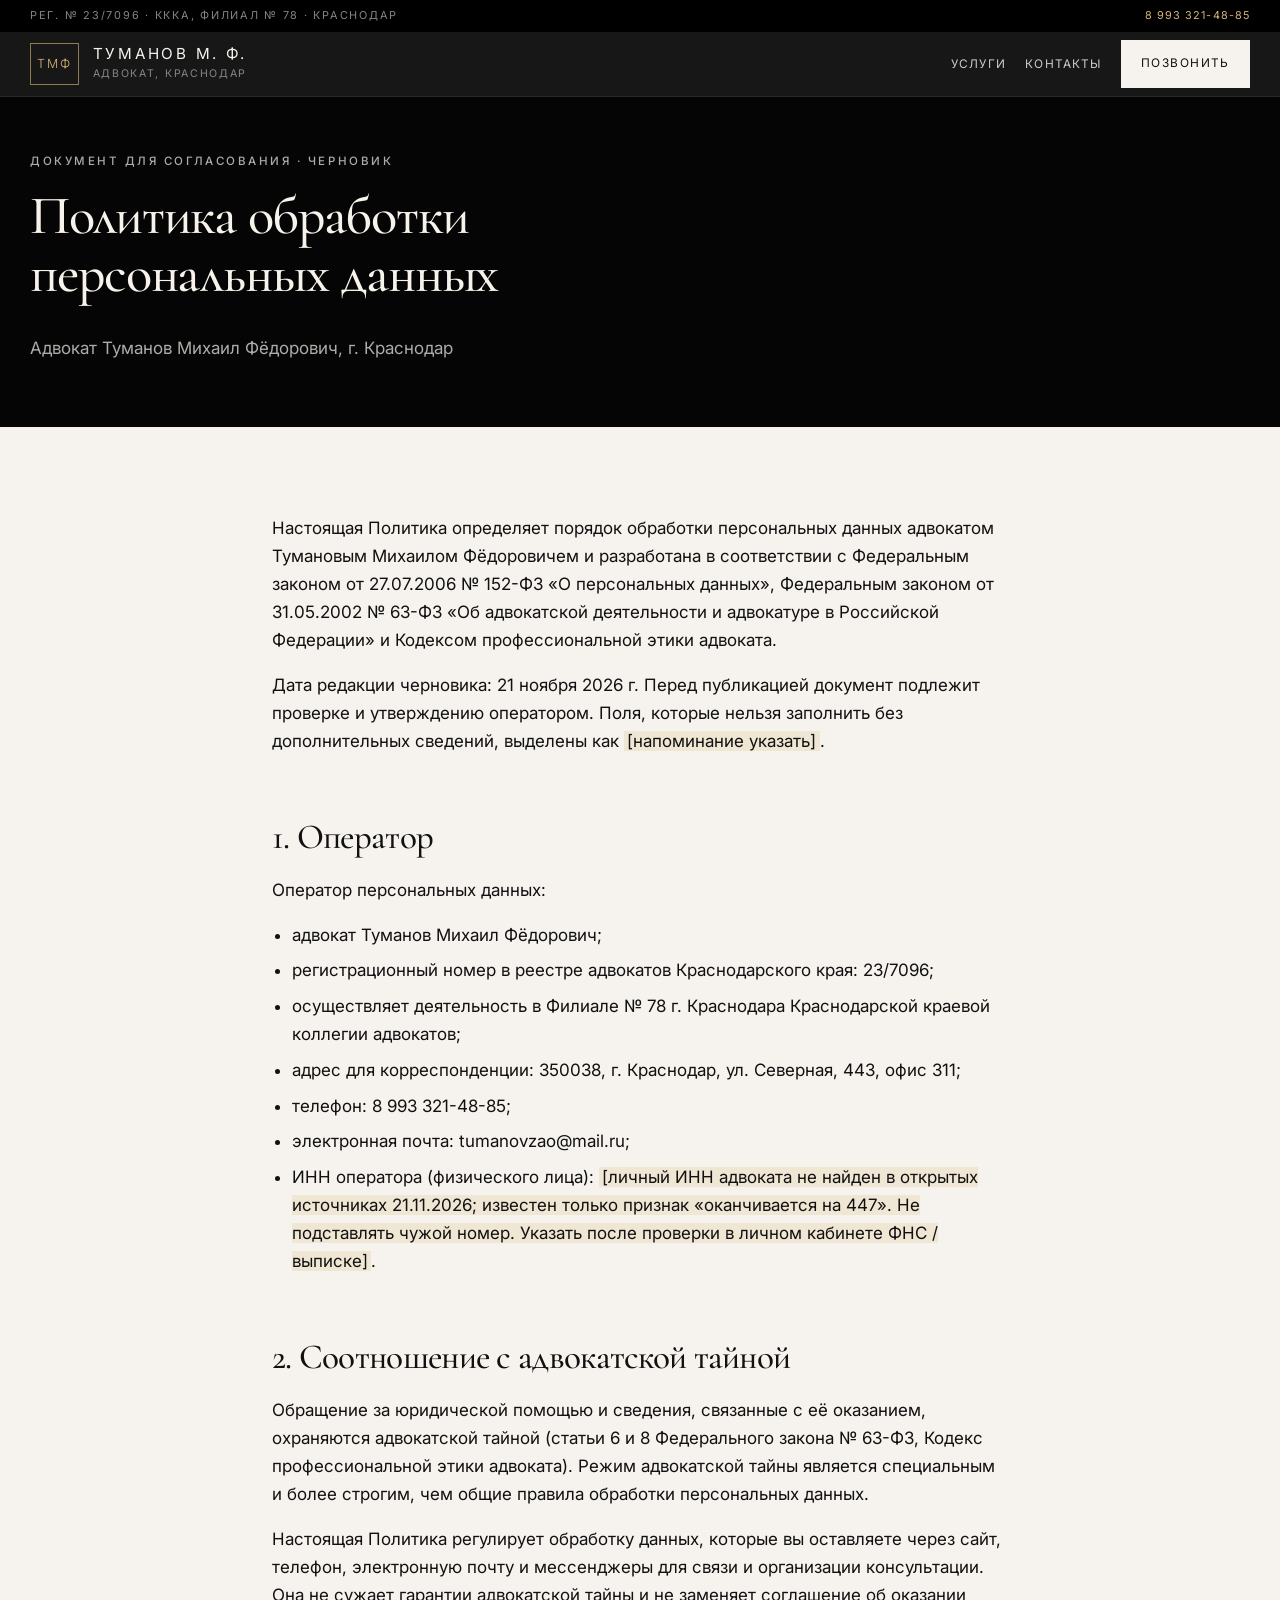
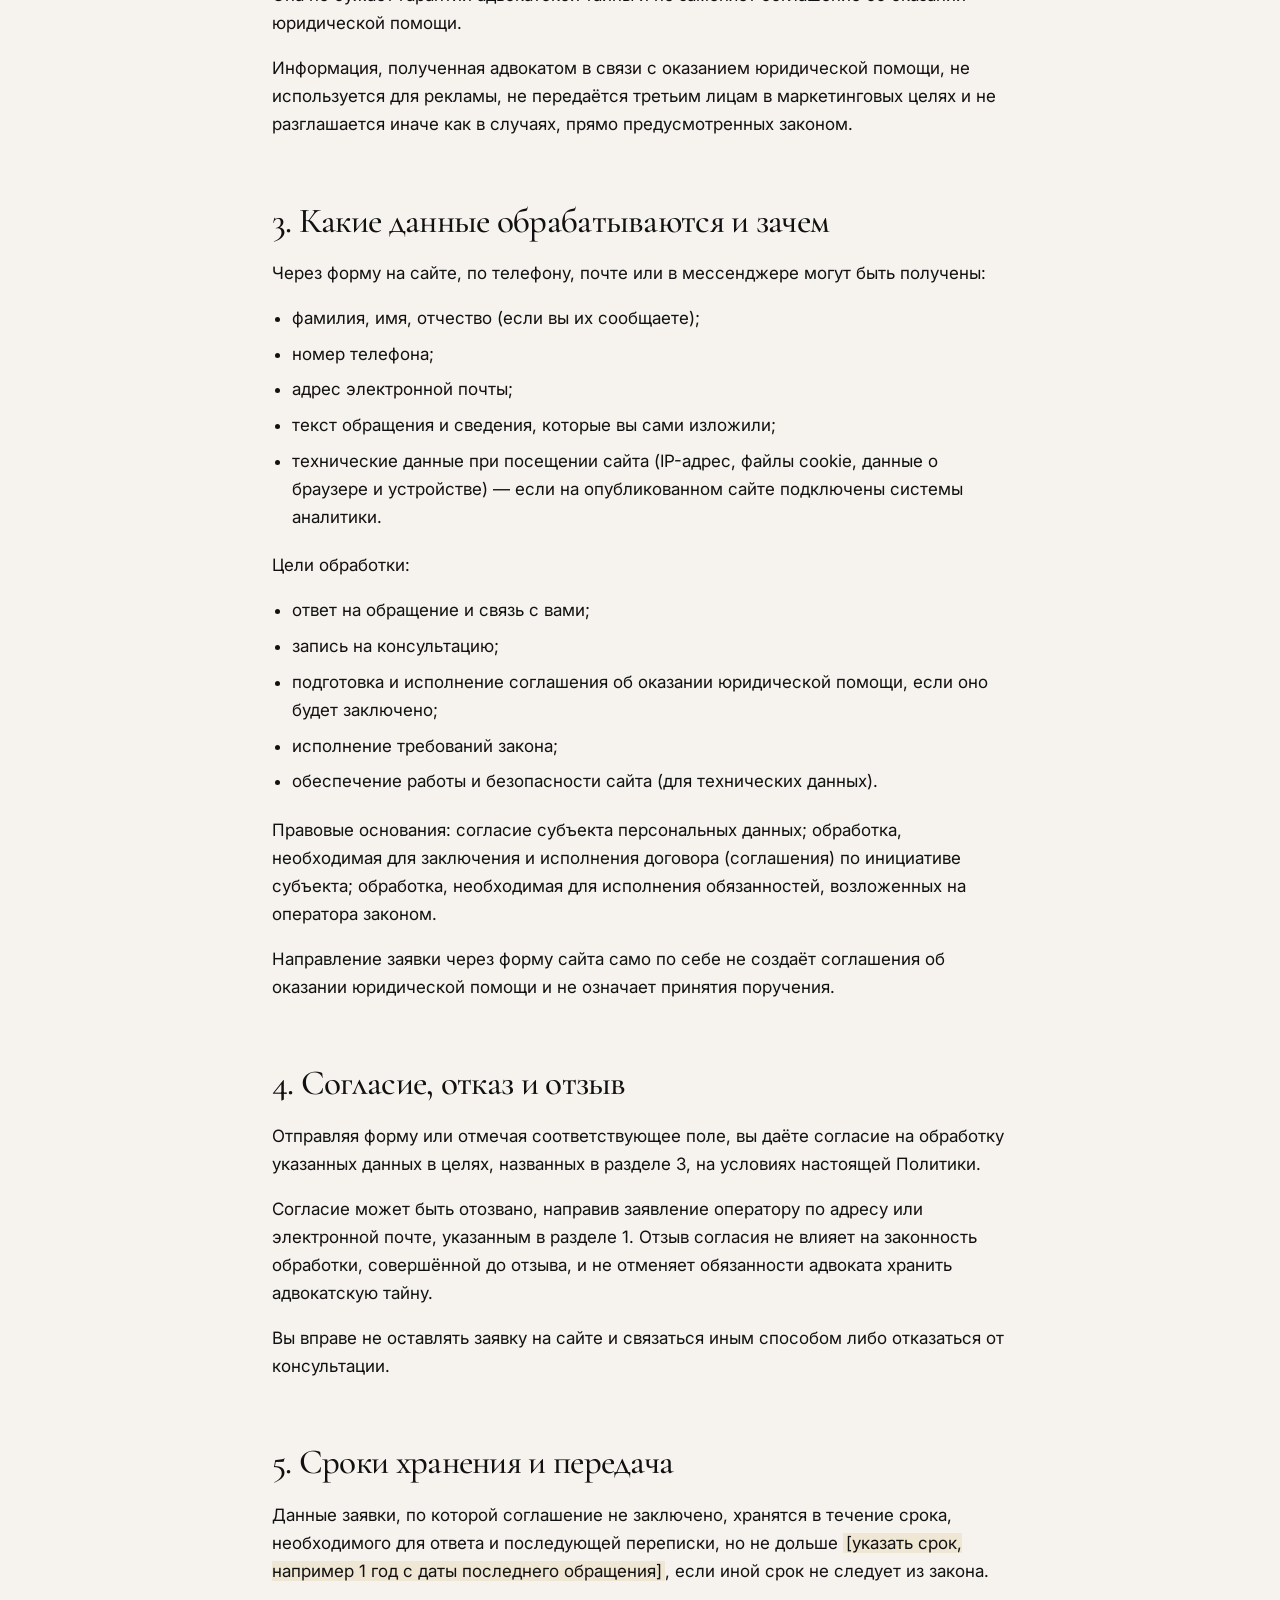
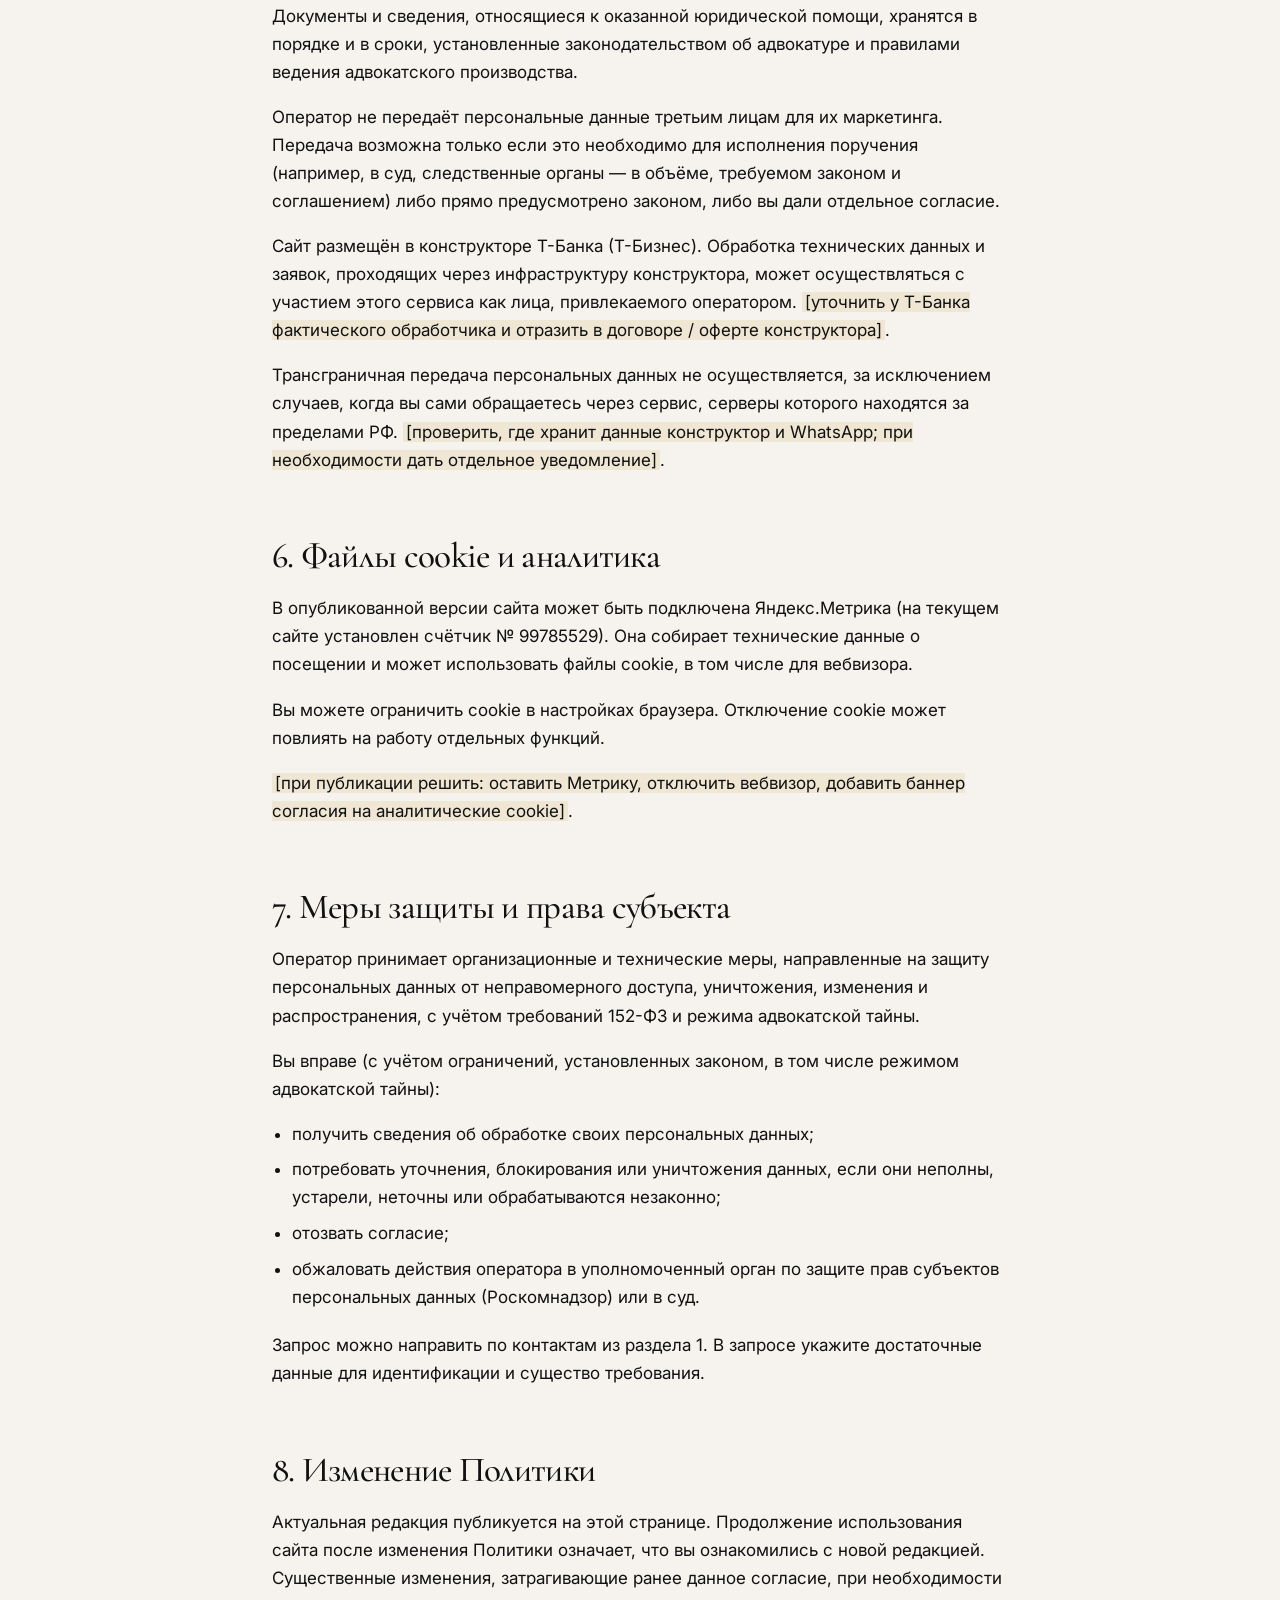
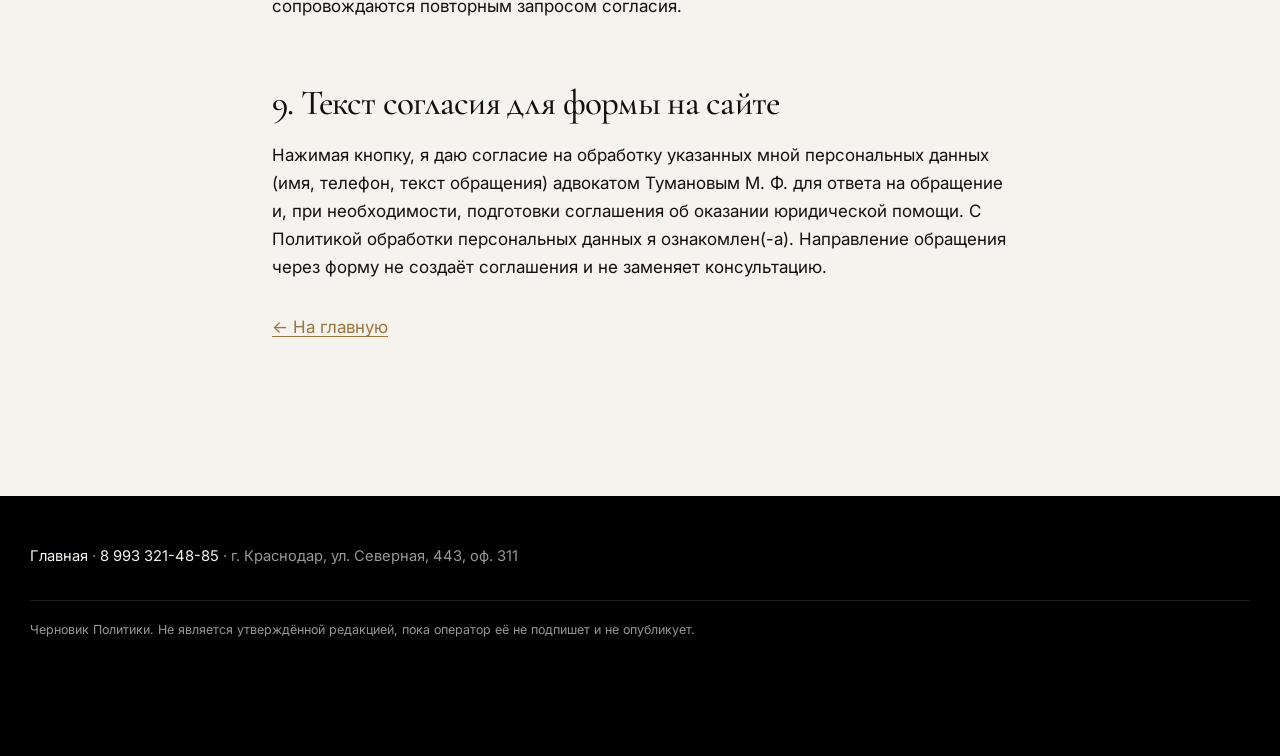
<file: policy.html>
<!DOCTYPE html>
<html lang="ru">
<head>
  <meta charset="utf-8">
  <meta name="viewport" content="width=device-width, initial-scale=1">
  <title>Политика обработки персональных данных — адвокат Туманов М. Ф.</title>
  <meta name="description" content="Политика обработки персональных данных адвоката Туманова Михаила Фёдоровича (Краснодар). Согласие на обработку данных, адвокатская тайна, права субъекта данных.">
  <link rel="canonical" href="https://tumanov-advokat.ru/policy.html">
  <meta property="og:type" content="website">
  <meta property="og:locale" content="ru_RU">
  <meta property="og:site_name" content="Адвокат Туманов Михаил Фёдорович">
  <meta property="og:title" content="Политика обработки персональных данных — адвокат Туманов М. Ф.">
  <meta property="og:description" content="Политика обработки персональных данных адвоката Туманова Михаила Фёдоровича (Краснодар).">
  <meta property="og:url" content="https://tumanov-advokat.ru/policy.html">
  <meta property="og:image" content="https://tumanov-advokat.ru/img/og-cover.jpg">
  <link rel="icon" type="image/png" sizes="32x32" href="img/favicon-32.png">
  <link rel="preconnect" href="https://fonts.googleapis.com">
  <link rel="preconnect" href="https://fonts.gstatic.com" crossorigin>
  <link href="https://fonts.googleapis.com/css2?family=Cormorant+Garamond:ital,wght@0,400;0,500;0,600;0,700;1,500;1,600&amp;family=Inter:wght@400;500;600&amp;display=swap" rel="stylesheet">
  <script>
    if (window.matchMedia && !window.matchMedia('(prefers-reduced-motion: reduce)').matches) {
      document.documentElement.classList.add('js-motion');
    }
  </script>
  <link rel="stylesheet" href="styles.css">
  <script type="application/ld+json">
  {
    "@context": "https://schema.org",
    "@type": "WebPage",
    "name": "Политика обработки персональных данных",
    "url": "https://tumanov-advokat.ru/policy.html",
    "inLanguage": "ru-RU",
    "isPartOf": { "@id": "https://tumanov-advokat.ru/#website" },
    "breadcrumb": {
      "@type": "BreadcrumbList",
      "itemListElement": [
        { "@type": "ListItem", "position": 1, "name": "Главная", "item": "https://tumanov-advokat.ru/" },
        { "@type": "ListItem", "position": 2, "name": "Политика обработки персональных данных", "item": "https://tumanov-advokat.ru/policy.html" }
      ]
    }
  }
  </script>
<!-- Yandex.Metrika counter -->
<script type="text/javascript">
    (function(m,e,t,r,i,k,a){
        m[i]=m[i]||function(){(m[i].a=m[i].a||[]).push(arguments)};
        m[i].l=1*new Date();
        for (var j = 0; j < document.scripts.length; j++) {if (document.scripts[j].src === r) { return; }}
        k=e.createElement(t),a=e.getElementsByTagName(t)[0],k.async=1,k.src=r,a.parentNode.insertBefore(k,a)
    })(window, document,'script','https://mc.yandex.ru/metrika/tag.js?id=114478134', 'ym');

    ym(114478134, 'init', {ssr:true, webvisor:true, clickmap:true, ecommerce:"dataLayer", referrer: document.referrer, url: location.href, accurateTrackBounce:true, trackLinks:true});
</script>
<noscript><div><img src="https://mc.yandex.ru/watch/114478134" style="position:absolute; left:-9999px;" alt="" /></div></noscript>
<!-- /Yandex.Metrika counter -->
</head>
<body>
  <a class="skip" href="#main">К содержанию</a>
  <div class="topline">
    <div class="wrap">
      <span>Рег. № 23/7096 · КККА, филиал № 78 · Краснодар</span>
      <a href="tel:+79933214885">8 993 321-48-85</a>
    </div>
  </div>
  <header class="site">
    <div class="wrap site-bar">
      <a class="brand" href="index.html">
        <span class="monogram">ТМФ</span>
        <span><strong>Туманов М. Ф.</strong><span>Адвокат, Краснодар</span></span>
      </a>
      <nav class="desk" id="menu">
        <a href="index.html#uslugi">Услуги</a>
        <a href="index.html#kontakty">Контакты</a>
        <a class="btn btn-primary" href="tel:+79933214885">Позвонить</a>
      </nav>
    </div>
  </header>
  <div class="page-hero">
    <div class="wrap">
      <p class="kicker">Документ для согласования · черновик</p>
      <h1>Политика обработки персональных данных</h1>
      <p>Адвокат Туманов Михаил Фёдорович, г. Краснодар</p>
    </div>
  </div>
  <main id="main">
    <section>
      <div class="wrap prose">
        <p>Настоящая Политика определяет порядок обработки персональных данных адвокатом Тумановым Михаилом Фёдоровичем и разработана в соответствии с Федеральным законом от 27.07.2006 № 152-ФЗ «О персональных данных», Федеральным законом от 31.05.2002 № 63-ФЗ «Об адвокатской деятельности и адвокатуре в Российской Федерации» и Кодексом профессиональной этики адвоката.</p>
        <p>Дата редакции черновика: 21 ноября 2026 г. Перед публикацией документ подлежит проверке и утверждению оператором. Поля, которые нельзя заполнить без дополнительных сведений, выделены как <span class="placeholder">[напоминание указать]</span>.</p>

        <h2>1. Оператор</h2>
        <p>Оператор персональных данных:</p>
        <ul>
          <li>адвокат Туманов Михаил Фёдорович;</li>
          <li>регистрационный номер в реестре адвокатов Краснодарского края: 23/7096;</li>
          <li>осуществляет деятельность в Филиале № 78 г. Краснодара Краснодарской краевой коллегии адвокатов;</li>
          <li>адрес для корреспонденции: 350038, г. Краснодар, ул. Северная, 443, офис 311;</li>
          <li>телефон: 8 993 321-48-85;</li>
          <li>электронная почта: tumanovzao@mail.ru;</li>
          <li>ИНН оператора (физического лица): <span class="placeholder">[личный ИНН адвоката не найден в открытых источниках 21.11.2026; известен только признак «оканчивается на 447». Не подставлять чужой номер. Указать после проверки в личном кабинете ФНС / выписке]</span>.</li>
        </ul>

        <h2>2. Соотношение с адвокатской тайной</h2>
        <p>Обращение за юридической помощью и сведения, связанные с её оказанием, охраняются адвокатской тайной (статьи 6 и 8 Федерального закона № 63-ФЗ, Кодекс профессиональной этики адвоката). Режим адвокатской тайны является специальным и более строгим, чем общие правила обработки персональных данных.</p>
        <p>Настоящая Политика регулирует обработку данных, которые вы оставляете через сайт, телефон, электронную почту и мессенджеры для связи и организации консультации. Она не сужает гарантии адвокатской тайны и не заменяет соглашение об оказании юридической помощи.</p>
        <p>Информация, полученная адвокатом в связи с оказанием юридической помощи, не используется для рекламы, не передаётся третьим лицам в маркетинговых целях и не разглашается иначе как в случаях, прямо предусмотренных законом.</p>

        <h2>3. Какие данные обрабатываются и зачем</h2>
        <p>Через форму на сайте, по телефону, почте или в мессенджере могут быть получены:</p>
        <ul>
          <li>фамилия, имя, отчество (если вы их сообщаете);</li>
          <li>номер телефона;</li>
          <li>адрес электронной почты;</li>
          <li>текст обращения и сведения, которые вы сами изложили;</li>
          <li>технические данные при посещении сайта (IP-адрес, файлы cookie, данные о браузере и устройстве) — если на опубликованном сайте подключены системы аналитики.</li>
        </ul>
        <p>Цели обработки:</p>
        <ul>
          <li>ответ на обращение и связь с вами;</li>
          <li>запись на консультацию;</li>
          <li>подготовка и исполнение соглашения об оказании юридической помощи, если оно будет заключено;</li>
          <li>исполнение требований закона;</li>
          <li>обеспечение работы и безопасности сайта (для технических данных).</li>
        </ul>
        <p>Правовые основания: согласие субъекта персональных данных; обработка, необходимая для заключения и исполнения договора (соглашения) по инициативе субъекта; обработка, необходимая для исполнения обязанностей, возложенных на оператора законом.</p>
        <p>Направление заявки через форму сайта само по себе не создаёт соглашения об оказании юридической помощи и не означает принятия поручения.</p>

        <h2>4. Согласие, отказ и отзыв</h2>
        <p>Отправляя форму или отмечая соответствующее поле, вы даёте согласие на обработку указанных данных в целях, названных в разделе 3, на условиях настоящей Политики.</p>
        <p>Согласие может быть отозвано, направив заявление оператору по адресу или электронной почте, указанным в разделе 1. Отзыв согласия не влияет на законность обработки, совершённой до отзыва, и не отменяет обязанности адвоката хранить адвокатскую тайну.</p>
        <p>Вы вправе не оставлять заявку на сайте и связаться иным способом либо отказаться от консультации.</p>

        <h2>5. Сроки хранения и передача</h2>
        <p>Данные заявки, по которой соглашение не заключено, хранятся в течение срока, необходимого для ответа и последующей переписки, но не дольше <span class="placeholder">[указать срок, например 1 год с даты последнего обращения]</span>, если иной срок не следует из закона.</p>
        <p>Документы и сведения, относящиеся к оказанной юридической помощи, хранятся в порядке и в сроки, установленные законодательством об адвокатуре и правилами ведения адвокатского производства.</p>
        <p>Оператор не передаёт персональные данные третьим лицам для их маркетинга. Передача возможна только если это необходимо для исполнения поручения (например, в суд, следственные органы — в объёме, требуемом законом и соглашением) либо прямо предусмотрено законом, либо вы дали отдельное согласие.</p>
        <p>Сайт размещён в конструкторе Т-Банка (Т-Бизнес). Обработка технических данных и заявок, проходящих через инфраструктуру конструктора, может осуществляться с участием этого сервиса как лица, привлекаемого оператором. <span class="placeholder">[уточнить у Т-Банка фактического обработчика и отразить в договоре / оферте конструктора]</span>.</p>
        <p>Трансграничная передача персональных данных не осуществляется, за исключением случаев, когда вы сами обращаетесь через сервис, серверы которого находятся за пределами РФ. <span class="placeholder">[проверить, где хранит данные конструктор и WhatsApp; при необходимости дать отдельное уведомление]</span>.</p>

        <h2>6. Файлы cookie и аналитика</h2>
        <p>В опубликованной версии сайта может быть подключена Яндекс.Метрика (на текущем сайте установлен счётчик № 99785529). Она собирает технические данные о посещении и может использовать файлы cookie, в том числе для вебвизора.</p>
        <p>Вы можете ограничить cookie в настройках браузера. Отключение cookie может повлиять на работу отдельных функций.</p>
        <p><span class="placeholder">[при публикации решить: оставить Метрику, отключить вебвизор, добавить баннер согласия на аналитические cookie]</span>.</p>

        <h2>7. Меры защиты и права субъекта</h2>
        <p>Оператор принимает организационные и технические меры, направленные на защиту персональных данных от неправомерного доступа, уничтожения, изменения и распространения, с учётом требований 152-ФЗ и режима адвокатской тайны.</p>
        <p>Вы вправе (с учётом ограничений, установленных законом, в том числе режимом адвокатской тайны):</p>
        <ul>
          <li>получить сведения об обработке своих персональных данных;</li>
          <li>потребовать уточнения, блокирования или уничтожения данных, если они неполны, устарели, неточны или обрабатываются незаконно;</li>
          <li>отозвать согласие;</li>
          <li>обжаловать действия оператора в уполномоченный орган по защите прав субъектов персональных данных (Роскомнадзор) или в суд.</li>
        </ul>
        <p>Запрос можно направить по контактам из раздела 1. В запросе укажите достаточные данные для идентификации и существо требования.</p>

        <h2>8. Изменение Политики</h2>
        <p>Актуальная редакция публикуется на этой странице. Продолжение использования сайта после изменения Политики означает, что вы ознакомились с новой редакцией. Существенные изменения, затрагивающие ранее данное согласие, при необходимости сопровождаются повторным запросом согласия.</p>

        <h2>9. Текст согласия для формы на сайте</h2>
        <div class="sample">
          Нажимая кнопку, я даю согласие на обработку указанных мной персональных данных (имя, телефон, текст обращения) адвокатом Тумановым М. Ф. для ответа на обращение и, при необходимости, подготовки соглашения об оказании юридической помощи. С Политикой обработки персональных данных я ознакомлен(-а). Направление обращения через форму не создаёт соглашения и не заменяет консультацию.
        </div>
        <p style="margin-top:2rem"><a href="index.html">← На главную</a></p>
      </div>
    </section>
  </main>
  <footer class="site">
    <div class="wrap">
      <p><a href="index.html">Главная</a> · <a href="tel:+79933214885">8 993 321-48-85</a> · г. Краснодар, ул. Северная, 443, оф. 311</p>
      <p class="legal-tiny">Черновик Политики. Не является утверждённой редакцией, пока оператор её не подпишет и не опубликует.</p>
    </div>
  </footer>
</body>
</html>
</file>
<file: styles.css>
/* Черновик v4 сайта адвоката Туманова М. Ф. / 21 ноября 2026, Europe/Tallinn. Не публиковать без согласования. */
:root {
  --navy: #050505;
  --navy-2: #111111;
  --ink: #111111;
  --ink-soft: #3a3936;
  --muted: #6a665f;
  --paper: #f6f3ee;
  --paper-2: #efebe3;
  --card: transparent;
  --line: rgba(17,17,17,.14);
  --line-strong: rgba(17,17,17,.28);
  --gold: #c4a46a;
  --gold-2: #d4b57a;
  --accent: #9a7540;
  --accent-2: #7d5c2e;
  --accent-soft: #efe6d4;
  --dark: #050505;
  --dark-2: #111111;
  --ok: #1f4a34;
  --danger: #8a2e2e;
  --wa: #1f5c3a;
  --tg: #2a5570;
  --radius: 0;
  --shadow: none;
  --shadow-hover: none;
  --font-serif: "Cormorant Garamond", "Iwanami Mincho", "Times New Roman", serif;
  --font-sans: "Inter", "Source Sans 3", "Segoe UI", "PT Sans", sans-serif;
  --max: 1220px;
  --header-h: 72px;
}
*, *::before, *::after { box-sizing: border-box; }
html { scroll-behavior: smooth; overflow-x: hidden; }
body { overflow-x: hidden; margin: 0; }
@media (prefers-reduced-motion: reduce) {
  html { scroll-behavior: auto; }
  *, *::before, *::after { animation: none !important; transition: none !important; }
}
body {
  font-family: var(--font-sans);
  font-size: 17px;
  line-height: 1.65;
  color: var(--ink);
  background: var(--paper);
  text-rendering: optimizeLegibility;
  -webkit-font-smoothing: antialiased;
}
img { max-width: 100%; height: auto; display: block; }
a { color: var(--accent); text-underline-offset: 3px; }
a:hover { color: var(--accent-2); }
:focus-visible { outline: 1px solid var(--gold); outline-offset: 3px; }
.skip {
  position: absolute; left: 8px; top: -48px; background: #000; color: #f6f3ee;
  padding: .5rem 1rem; z-index: 100; text-decoration: none;
}
.skip:focus { top: 8px; }
.wrap { width: min(var(--max), calc(100% - 2.6rem)); margin-inline: auto; }
.kicker {
  font-size: .72rem;
  letter-spacing: .22em;
  text-transform: uppercase;
  color: var(--gold);
  font-weight: 500;
  margin: 0 0 1rem;
}
h1, h2, h3, h4 {
  font-family: var(--font-serif);
  font-weight: 500;
  line-height: 1.08;
  color: inherit;
  margin: 0 0 .55em;
  letter-spacing: -0.02em;
}
h1 { font-size: clamp(2.05rem, 4.6vw, 3.4rem); }
h2 { font-size: clamp(2.2rem, 6vw, 5.4rem); font-weight: 500; }
h3 { font-size: 1.45rem; }
p { margin: 0 0 1em; }
.lead { font-size: 1.06rem; color: var(--ink-soft); max-width: 38rem; line-height: 1.7; }
.muted { color: var(--muted); }
.section-head { display: flex; gap: 1.15rem; align-items: flex-start; margin-bottom: 2.2rem; }
.section-head .num {
  font-family: var(--font-sans);
  font-size: .68rem;
  letter-spacing: .2em;
  color: var(--gold);
  padding-top: 1.15rem;
  min-width: 2rem;
  font-weight: 500;
}
.section-head h2 { margin-bottom: .25em; }
.section-head p { margin-bottom: 0; max-width: 40rem; }

/* Header — thin, kaloy-like */
.topline {
  background: #000;
  color: rgba(246,243,238,.55);
  font-size: .68rem;
  letter-spacing: .16em;
  text-transform: uppercase;
}
.topline .wrap { display: flex; justify-content: space-between; gap: 1rem; padding: .45rem 0; }
.topline a { color: var(--gold-2); text-decoration: none; letter-spacing: .1em; white-space: nowrap; }
.topline a:hover { color: #fff; }
header.site {
  position: sticky; top: 0; z-index: 40;
  background: rgba(5,5,5,.92);
  backdrop-filter: saturate(1.1);
  color: #f6f3ee;
  border-bottom: 1px solid rgba(246,243,238,.08);
}
.site-bar { display: flex; align-items: center; justify-content: space-between; gap: 1.2rem; min-height: 64px; }
.brand { display: flex; align-items: center; gap: .85rem; text-decoration: none; color: inherit; }
.monogram {
  font-family: var(--font-sans);
  font-weight: 300;
  font-size: .78rem;
  letter-spacing: .14em;
  min-width: 42px; height: 42px;
  padding: 0 .4rem;
  display: grid; place-items: center;
  border: 1px solid rgba(196,164,106,.7);
  color: var(--gold-2);
  background: none;
  flex: none;
}
.brand strong {
  display: block;
  font-family: var(--font-sans);
  font-weight: 400;
  font-size: .95rem;
  letter-spacing: .18em;
  text-transform: uppercase;
  line-height: 1;
}
.brand span span {
  display: block;
  margin-top: .28rem;
  font-size: .66rem;
  letter-spacing: .16em;
  text-transform: uppercase;
  color: rgba(246,243,238,.5);
  font-weight: 400;
}
.desk { display: flex; align-items: center; gap: 1.2rem; }
.desk a {
  color: rgba(246,243,238,.82);
  text-decoration: none;
  font-size: .74rem;
  letter-spacing: .1em;
  text-transform: uppercase;
  font-weight: 400;
}
.desk a:hover { color: var(--gold-2); }
header.site .desk a.btn,
header.site .desk a.btn-primary {
  color: #111;
  letter-spacing: .12em;
}
header.site .desk a.btn-primary:hover { color: #111; background: var(--gold-2); border-color: var(--gold-2); }
.nav-toggle {
  display: none; background: none; border: 0; width: 42px; height: 42px;
  padding: 0; cursor: pointer;
}
.nav-toggle span { display: block; height: 1px; background: #f6f3ee; margin: 7px 8px; }

.btn {
  display: inline-flex; align-items: center; justify-content: center;
  gap: .45rem; min-height: 48px; padding: 0 1.2rem;
  font: 500 .78rem/1 var(--font-sans);
  letter-spacing: .12em; text-transform: uppercase;
  text-decoration: none; border: 1px solid transparent; cursor: pointer;
  background: none; color: inherit;
  transition: background .35s cubic-bezier(.22,1,.36,1), color .35s cubic-bezier(.22,1,.36,1), border-color .35s cubic-bezier(.22,1,.36,1), transform .35s cubic-bezier(.22,1,.36,1), box-shadow .35s cubic-bezier(.22,1,.36,1);
}
.btn-primary { background: #f6f3ee; color: #111; border-color: #f6f3ee; }
.btn-primary:hover { background: var(--gold-2); border-color: var(--gold-2); color: #111; }
section:not(.hero):not(.dark):not(.band) .btn-primary,
.page-hero + main .btn-primary {
  background: #111; color: #f6f3ee; border-color: #111;
}
section:not(.hero):not(.dark):not(.band) .btn-primary:hover {
  background: #000; color: #f6f3ee;
}
.btn-wa { background: transparent; color: #f6f3ee; border-color: rgba(246,243,238,.35); }
section:not(.hero):not(.dark):not(.band) .btn-wa { color: var(--wa); border-color: var(--wa); }
.btn-wa:hover { background: var(--wa); color: #f6f3ee; border-color: var(--wa); }
.btn-tg { background: transparent; color: #f6f3ee; border-color: rgba(246,243,238,.35); }
section:not(.hero):not(.dark):not(.band) .btn-tg { color: var(--tg); border-color: var(--tg); }
.btn-tg:hover { background: var(--tg); color: #f6f3ee; border-color: var(--tg); }
.btn-light { background: transparent; color: #f6f3ee; border-color: rgba(246,243,238,.4); }
section:not(.hero):not(.dark):not(.band) .btn-light { color: #111; border-color: var(--line-strong); }
.btn-light:hover { border-color: var(--gold); color: var(--gold-2); }
.btn-ghost { background: transparent; color: inherit; border-color: currentColor; opacity: .9; }
.btn-ghost:hover { border-color: var(--gold); color: var(--accent); }
.btn-dark { background: #111; color: #f6f3ee; }
.cta-row { display: flex; flex-wrap: wrap; gap: .7rem; margin: 1.2rem 0 0; }

/* Hero — split: typography left, fuller-body portrait right. Text never overlaps the face. */
.hero {
  position: relative;
  background: #050505;
  color: #f6f3ee;
  min-height: calc(100svh - var(--header-h));
  display: grid;
  grid-template-columns: minmax(0, 1.05fr) minmax(260px, 0.95fr);
  align-items: stretch;
  overflow: hidden;
}
.hero-photo {
  margin: 0;
  position: relative;
  grid-column: 2;
  grid-row: 1;
  display: flex;
  align-items: flex-end;
  justify-content: center;
  padding: 1.2rem 1.6rem 0 0.4rem;
  background: #050505;
  z-index: 0;
  min-height: 0;
}
.hero-photo img {
  width: auto;
  height: auto;
  max-width: 100%;
  max-height: calc(100svh - var(--header-h) - 1.2rem);
  object-fit: contain;
  object-position: center bottom;
}
.hero-photo::after { content: none; display: none; }
.hero .wrap {
  position: relative; z-index: 1;
  grid-column: 1;
  grid-row: 1;
  display: flex; flex-direction: column; justify-content: center;
  width: 100%;
  max-width: none;
  margin: 0;
  padding: 2.2rem 2rem 2.4rem max(1.3rem, calc((100vw - var(--max)) / 2));
  min-height: calc(100svh - var(--header-h));
}
.hero-mark {
  font-family: var(--font-serif);
  font-weight: 500;
  font-size: clamp(2.35rem, 5.2vw, 4.4rem);
  letter-spacing: 0.16em;
  line-height: 1.05;
  text-transform: uppercase;
  color: #f6f3ee;
  margin: 0 0 0.85rem;
  pointer-events: none;
}
.hero-practices {
  display: flex; flex-wrap: wrap; gap: .55rem 1.6rem;
  margin: 0 0 1.4rem;
  font-size: .74rem;
  letter-spacing: .16em;
  text-transform: uppercase;
  color: rgba(246,243,238,.78);
}
.hero-practices a { color: inherit; text-decoration: none; }
.hero-practices a:hover { color: var(--gold-2); }
.hero-copy { max-width: 38rem; margin-top: 0; }
.hero h1 { color: #f7f3eb; margin-bottom: .45em; max-width: 16ch; }
.hero .lead { color: rgba(246,243,238,.78); }
.hero .kicker { color: var(--gold-2); }
.hero-meta {
  display: flex; flex-direction: column; gap: .2rem;
  margin-top: .2rem; font-size: .92rem;
  color: rgba(246,243,238,.72);
}
.hero-meta a { color: #f6f3ee; text-decoration: none; border-bottom: 1px solid rgba(196,164,106,.5); width: fit-content; }
.hero-meta a:hover { color: var(--gold-2); }
.partner {
  margin: 1rem 0 0;
  font-size: .88rem;
  color: rgba(246,243,238,.62);
}
.partner a { color: var(--gold-2); text-decoration: none; border-bottom: 1px solid rgba(196,164,106,.45); }
.partner a:hover { color: #fff; }
.partner-inline { margin: 0; font-size: .95rem; color: var(--muted); }
.partner-inline a { color: var(--ink); text-decoration: none; border-bottom: 1px solid var(--gold); }

/* Atmospheric bands */
.band {
  position: relative;
  min-height: 58vh;
  color: #f6f3ee;
  display: flex; align-items: flex-end;
  background: #000 center/cover no-repeat;
}
.band::after {
  content: "";
  position: absolute; inset: 0;
  background: linear-gradient(180deg, rgba(0,0,0,.15), rgba(0,0,0,.62));
}
.band .wrap { position: relative; z-index: 1; padding: 3.5rem 0; }
.band p {
  font-family: var(--font-serif);
  font-size: clamp(1.4rem, 3vw, 2.1rem);
  line-height: 1.25;
  max-width: 22rem;
  margin: 0;
  font-weight: 500;
}
.band-courthouse { background-image: url("img/tex-courthouse.webp"); }
.band-library { background-image: url("img/tex-library.webp"); }
.band-colonnade { background-image: url("img/tex-colonnade.webp"); }
.band-office { background-image: url("img/tex-office.webp"); }

/* Sections */
main > section { padding: 5.4rem 0; }
main > section.alt { background: var(--paper-2); }
main > section.light { background: #fff; color: #111; }
main > section.dark {
  background: #050505;
  color: #f6f3ee;
}
.dark h2, .dark h3, .light h2, .light h3, .alt h2 { color: inherit; }
.dark .muted { color: rgba(246,243,238,.62); }
.dark a { color: var(--gold-2); }
.marble {
  background-color: #050505;
  background-image: linear-gradient(180deg, rgba(5,5,5,.82), rgba(5,5,5,.9)), url("img/tex-marble.webp");
  background-size: cover;
  background-position: center;
  color: #f6f3ee;
}
.grid { display: grid; gap: 1.5rem; }
.grid-2 { display: grid; grid-template-columns: 1fr 1fr; gap: 0; }
.grid-3 { display: grid; grid-template-columns: 1fr 1fr 1fr; gap: 0; }
.card {
  background: transparent;
  border: 0;
  border-top: 1px solid var(--line-strong);
  padding: 1.4rem 1.4rem 1.6rem 0;
}
.grid-2 .card:first-child { padding-right: 2.4rem; }
.grid-2 .card:last-child { padding-left: 2.4rem; border-left: 1px solid var(--line); }
.grid-3 .card { padding: 1.2rem 1.5rem 0 0; }
.card ul { margin: .7rem 0 0; padding: 0; list-style: none; }
.card li {
  position: relative;
  padding: .3rem 0 .3rem 1rem;
  border-top: 1px solid var(--line);
  font-size: .97rem;
}
.card li:first-child { border-top: 0; }
.card li::before {
  content: "";
  position: absolute; left: 0; top: .9em;
  width: .45rem; height: 1px; background: var(--gold);
}

/* Practice cases */
.cases {
  display: grid;
  grid-template-columns: 1fr 1fr;
  gap: 0;
  margin-top: .6rem;
}
.case {
  padding: 1.6rem 1.8rem 1.7rem 0;
  border-top: 1px solid rgba(196,164,106,.28);
}
.cases .case:nth-child(even) { padding-left: 1.8rem; padding-right: 0; border-left: 1px solid rgba(196,164,106,.18); }
.case-tag {
  display: inline-block;
  font-size: .68rem;
  letter-spacing: .18em;
  text-transform: uppercase;
  color: var(--gold-2);
  margin-bottom: .7rem;
}
.case p {
  font-family: var(--font-serif);
  font-size: 1.35rem;
  line-height: 1.3;
  margin: 0;
  font-weight: 500;
}
.disclaimer {
  margin-top: 1.8rem;
  padding-top: 1rem;
  border-top: 1px solid rgba(196,164,106,.28);
  font-size: .9rem;
  color: rgba(246,243,238,.62);
  max-width: 46rem;
}

/* How I work / about */
.work-split, .about {
  display: grid;
  grid-template-columns: minmax(240px, .8fr) minmax(0, 1.15fr);
  gap: 3.4rem;
  align-items: center;
}
.about { grid-template-columns: minmax(0, 1.15fr) minmax(240px, .8fr); align-items: start; }
.portrait-full, .portrait { margin: 0; }
.portrait-full img, .portrait img { width: 100%; height: auto; object-fit: cover; }
.portrait figcaption {
  margin-top: .7rem;
  font-size: .72rem;
  letter-spacing: .14em;
  text-transform: uppercase;
  color: var(--muted);
}
.steps { display: grid; gap: 0; }
.step { padding: 1.05rem 0 1.1rem; border-top: 1px solid var(--line-strong); }
.dark .step { border-top-color: rgba(246,243,238,.14); }
.step strong {
  display: block;
  font-family: var(--font-serif);
  font-size: 1.45rem;
  font-weight: 500;
  margin-bottom: .25rem;
}
.step p { margin: 0; color: var(--ink-soft); }
.dark .step p { color: rgba(246,243,238,.7); }
.facts { display: grid; gap: 0; margin-top: 1.6rem; }
.facts div {
  padding: .9rem 0;
  border-top: 1px solid var(--line);
  font-size: .95rem;
  color: var(--ink-soft);
}
.facts b {
  display: block;
  font-family: var(--font-serif);
  font-size: 1.25rem;
  font-weight: 500;
  color: inherit;
  margin-bottom: .1rem;
}

.certs { display: grid; grid-template-columns: repeat(4, 1fr); gap: 1rem; }
.certs a { border: 1px solid var(--line); display: block; background: #fff; }
.certs img { width: 100%; height: auto; }
.prices { width: 100%; border-collapse: collapse; font-size: 1rem; }
.prices th, .prices td {
  text-align: left; padding: .95rem 0;
  border-bottom: 1px solid var(--line-strong);
  vertical-align: baseline;
}
.dark .prices th, .dark .prices td { border-bottom-color: rgba(246,243,238,.14); }
.prices th {
  font-size: .7rem; letter-spacing: .16em; text-transform: uppercase;
  font-weight: 500; color: var(--muted); padding-top: 0;
}
.prices .amt {
  font-family: var(--font-serif);
  font-size: 1.25rem;
  white-space: nowrap;
  text-align: right;
  padding-left: 1.5rem;
}
.faq { border-top: 1px solid var(--line-strong); padding: 0; }
.faq:last-of-type { border-bottom: 1px solid var(--line-strong); }
.faq summary {
  cursor: pointer; list-style: none;
  font-family: var(--font-serif);
  font-size: 1.32rem;
  padding: 1.05rem 2rem 1.05rem 0;
  position: relative;
}
.faq summary::-webkit-details-marker { display: none; }
.faq summary::after {
  content: "+";
  position: absolute; right: 0; top: 1.05rem;
  font-family: var(--font-serif); color: var(--gold);
}
.faq[open] summary::after { content: "–"; }
.faq p { margin: 0 0 1.15rem; max-width: 46rem; color: var(--ink-soft); }
.rating-box {
  display: flex; flex-wrap: wrap; gap: 1.6rem;
  margin: 0 0 1.2rem;
  padding: 1rem 0;
  border-top: 1px solid var(--line-strong);
  border-bottom: 1px solid var(--line-strong);
}
.rating-box b { font-family: var(--font-serif); font-size: 2rem; font-weight: 500; margin-right: .35rem; }
.reviews { display: grid; grid-template-columns: 1fr 1fr; gap: 0 2.4rem; }
.quote { padding: 1.3rem 0 1.4rem; border-top: 1px solid var(--line); }
.quote blockquote {
  margin: 0 0 .7rem;
  font-family: var(--font-serif);
  font-size: 1.22rem;
  line-height: 1.4;
  font-style: italic;
  font-weight: 500;
}
.quote footer { font-size: .86rem; color: var(--muted); }
.quote footer strong { color: inherit; font-weight: 600; font-style: normal; }
.note {
  margin-top: 1.6rem; padding-top: 1rem;
  border-top: 1px solid var(--line);
  font-size: .9rem; color: var(--muted);
}
.note p { margin-bottom: .6em; }

.contact-grid { display: grid; grid-template-columns: 1fr 1fr; gap: 3rem; }
.contact-list { list-style: none; margin: 0 0 1.2rem; padding: 0; }
.contact-list li { padding: .85rem 0; border-top: 1px solid rgba(246,243,238,.14); }
.contact-list span {
  display: block;
  font-size: .68rem;
  letter-spacing: .16em;
  text-transform: uppercase;
  color: rgba(246,243,238,.5);
  margin-bottom: .2rem;
}
.contact-list a { color: #f6f3ee; text-decoration: none; font-size: 1.12rem; }
.contact-list a:hover { color: var(--gold-2); }
.office-shot { margin: 1.6rem 0 0; }
.office-shot img { width: 100%; height: auto; object-fit: cover; }
.lead-form { display: grid; gap: .85rem; }
.field {
  display: grid; gap: .3rem;
  font-size: .74rem; letter-spacing: .1em; text-transform: uppercase;
  color: rgba(246,243,238,.62);
}
section:not(.dark) .field { color: var(--muted); }
.field input, .field textarea, .lead-form input, .lead-form textarea {
  font: 400 1rem/1.4 var(--font-sans);
  letter-spacing: 0; text-transform: none;
  color: #111;
  background: #f6f3ee;
  border: 1px solid transparent;
  padding: .75rem .8rem;
  width: 100%;
}
.field textarea { min-height: 7rem; resize: vertical; }
.consent {
  display: flex; gap: .7rem; align-items: flex-start;
  font-size: .86rem; letter-spacing: 0; text-transform: none;
  color: rgba(246,243,238,.72); line-height: 1.5;
}
.consent input { margin-top: .25rem; }
.form-status { min-height: 1.2em; font-size: .92rem; }
.form-status.ok { color: #b8d4c0; }
.form-status.err { color: #e2b4b4; }
section:not(.dark) .form-status.ok { color: var(--ok); }
section:not(.dark) .form-status.err { color: var(--danger); }

footer.site {
  background: #000;
  color: rgba(246,243,238,.62);
  padding: 3rem 0 6.5rem;
  font-size: .92rem;
}
footer.site .grid { grid-template-columns: 1.3fr 1fr 1fr; gap: 2rem; }
footer.site a { color: #f6f3ee; text-decoration: none; }
footer.site a:hover { color: var(--gold-2); }
footer.site strong { color: #f6f3ee; font-family: var(--font-serif); font-size: 1.25rem; font-weight: 500; }
.legal-tiny { margin-top: 2rem; padding-top: 1.2rem; border-top: 1px solid rgba(246,243,238,.12); font-size: .78rem; line-height: 1.55; }
.mobile-cta {
  display: none;
  position: fixed; left: 0; right: 0; bottom: 0; z-index: 30;
  background: #000;
  border-top: 1px solid rgba(196,164,106,.3);
  padding: .55rem .7rem calc(.55rem + env(safe-area-inset-bottom));
  gap: .45rem;
}
.mobile-cta .btn { flex: 1; min-height: 44px; padding: 0 .4rem; font-size: .68rem; }
.page-hero { background: #050505; color: #f6f3ee; padding: 3.4rem 0 3rem; }
.page-hero h1 { color: #f7f3eb; max-width: 22ch; }
.page-hero p { color: rgba(246,243,238,.7); }
.page-hero .cta-row { margin-top: 1.5rem; }
.crumbs {
  display: flex; flex-wrap: wrap; gap: .25rem .55rem;
  font-size: .82rem; letter-spacing: .04em;
  margin: 0 0 1.15rem; color: rgba(246,243,238,.58);
}
.crumbs a { color: inherit; text-decoration: none; }
.crumbs a:hover { color: var(--gold-2); }
.crumbs [aria-current="page"] { color: #f6f3ee; }
.prose { max-width: 46rem; padding: 0 0 3.2rem; }
.prose h2 { margin-top: 1.8em; font-size: clamp(1.6rem, 3vw, 2.2rem); }
.prose ul { margin: 0 0 1.2em; padding-left: 1.15em; }
.prose li { margin: 0 0 .45em; }
.card-more { margin: 1.05rem 0 0; }
.card-more a { font-weight: 500; text-decoration: none; border-bottom: 1px solid rgba(154,117,64,.4); }
.related { margin-top: 2.4rem; padding-bottom: 3.4rem; }
.related h2 { font-size: clamp(1.6rem, 3vw, 2.2rem); margin-bottom: 1.2rem; }
.placeholder { background: var(--accent-soft); color: var(--ink); padding: 0 .2em; }

@media (max-width: 980px) {
  .hero {
    grid-template-columns: 1fr;
    min-height: 0;
  }
  .hero-photo {
    grid-row: 1;
    grid-column: 1;
    width: 100%;
    height: auto;
    padding: 0;
    justify-content: center;
    align-items: flex-end;
    background: #050505;
  }
  .hero-photo img {
    width: auto;
    max-width: 100%;
    height: min(38vh, 320px);
    max-height: min(38vh, 320px);
    object-fit: contain;
    object-position: center bottom;
  }
  .hero .wrap {
    grid-row: 2;
    grid-column: 1;
    min-height: 0;
    padding: 1.15rem 0 2rem;
    width: min(var(--max), calc(100% - 2.4rem));
    margin-inline: auto;
  }
  .hero-mark { font-size: clamp(2.1rem, 11vw, 2.8rem); letter-spacing: 0.14em; margin: 0 0 .7rem; }
  .hero-copy { margin-top: 0; padding: 0; max-width: none; }
  .hero h1 { max-width: none; }
  .work-split, .about, .contact-grid, .grid-2, .grid-3, .reviews, .cases,
  footer.site .grid { grid-template-columns: 1fr; }
  .grid-2 .card:first-child, .grid-2 .card:last-child,
  .cases .case:nth-child(even) { padding-left: 0; padding-right: 0; border-left: 0; }
  .certs { grid-template-columns: repeat(2, 1fr); }
  .desk {
    display: none;
    position: absolute; left: 0; right: 0; top: 100%;
    flex-direction: column; align-items: stretch;
    background: #050505;
    padding: 1rem 1.3rem 1.4rem;
    border-bottom: 1px solid rgba(196,164,106,.28);
    gap: .2rem;
  }
  .desk.open { display: flex; }
  .desk a { padding: .7rem 0; border-top: 1px solid rgba(246,243,238,.1); }
  .nav-toggle { display: block; }
  .mobile-cta { display: flex; }
  .band { min-height: 38vh; }
  body { padding-bottom: 72px; }
  .topline { letter-spacing: .08em; }
}
@media (max-width: 640px) {
  .topline { font-size: .62rem; letter-spacing: .06em; }
  .hero h1 { font-size: clamp(1.75rem, 7.4vw, 2.25rem); }
  main > section { padding: 3.4rem 0; }
  h2 { font-size: clamp(2rem, 11vw, 3rem); }
  .case p { font-size: 1.2rem; }
}


/* v4.1 motion — premium 2026, off when prefers-reduced-motion (global rule above). */
@media (prefers-reduced-motion: no-preference) {
  @view-transition { navigation: auto; }
  ::view-transition-old(root) { animation: vt-fade .4s ease both; }
  ::view-transition-new(root) { animation: vt-rise .55s cubic-bezier(.22, 1, .36, 1) both; }
  @keyframes vt-fade { to { opacity: 0; } }
  @keyframes vt-rise { from { opacity: 0; } to { opacity: 1; } }

  html.js-motion .hero-mark,
  html.js-motion .hero-practices,
  html.js-motion .hero-copy {
    animation: hero-enter .9s cubic-bezier(.22, 1, .36, 1) both;
  }
  html.js-motion .hero-mark { animation-delay: .06s; }
  html.js-motion .hero-practices { animation-delay: .18s; }
  html.js-motion .hero-copy { animation-delay: .32s; }
  @keyframes hero-enter {
    from { opacity: 0; transform: translateY(1.15rem); }
    to { opacity: 1; transform: none; }
  }

  .hero-photo { overflow: hidden; }
  html.js-motion .hero-photo img {
    transform-origin: center 28%;
    animation: hero-zoom 20s ease-out both;
  }
  @keyframes hero-zoom {
    from { transform: scale(1.06); }
    to { transform: scale(1); }
  }

  html.js-motion .reveal {
    opacity: 0;
    transform: translateY(1.35rem);
    transition: opacity .85s cubic-bezier(.22, 1, .36, 1), transform .85s cubic-bezier(.22, 1, .36, 1);
  }
  html.js-motion .reveal.is-visible {
    opacity: 1;
    transform: none;
  }

  .btn:hover { transform: translateY(-1px); }
  .card, .case, .quote, .step, .certs a {
    transition: border-color .4s cubic-bezier(.22, 1, .36, 1), background .4s cubic-bezier(.22, 1, .36, 1), transform .45s cubic-bezier(.22, 1, .36, 1);
  }
  .card:hover, .case:hover, .quote:hover {
    transform: translateY(-3px);
  }
  .certs a:hover { transform: translateY(-2px); }
  .desk a { transition: color .3s cubic-bezier(.22, 1, .36, 1); }
}

html.motion-fallback .reveal {
  opacity: 1 !important;
  transform: none !important;
}

.map-block { margin-top: 2.6rem; }
.map-block iframe {
  display: block;
  width: 100%;
  height: 420px;
  border: 0;
  background: #111;
}
.map-block p { margin: .9rem 0 0; font-size: .95rem; }
@media (max-width: 640px) {
  .map-block iframe { height: 280px; }
}


/* v5: фото на внутренних страницах, международный блок, сертификат, лайтбокс */
.prose-split { display: grid; grid-template-columns: minmax(0, 46rem) minmax(220px, 340px); gap: 3.2rem; justify-content: space-between; align-items: start; }
.prose-split .prose { max-width: none; }
.page-photo { margin: 2.4rem 0 0; position: sticky; top: calc(var(--header-h) + 1.5rem); }
.page-photo img, .portrait picture img { width: 100%; height: auto; display: block; }
.portrait picture { display: block; }
.card-intl { margin-top: 2rem; padding: 1.6rem 1.8rem; border: 1px solid var(--line-strong); background: var(--paper-2); }
.card-intl .kicker { margin-bottom: .3rem; }
.intl-edu { display: grid; grid-template-columns: minmax(0, 1.15fr) minmax(240px, .85fr); gap: 3.4rem; align-items: center; }
.intl-cert { margin: 1.2rem 0 1.6rem; }
.intl-cert a { display: block; border: 1px solid var(--line); background: #fff; padding: .5rem; cursor: zoom-in; }
.intl-cert img { width: 100%; height: auto; display: block; }
.intl-cert figcaption { margin-top: .55rem; font-size: .72rem; letter-spacing: .14em; text-transform: uppercase; color: var(--muted); }
.cert-cards { display: grid; grid-template-columns: 1.45fr 1fr 1fr; gap: 1.2rem; align-items: start; margin-top: 1.6rem; }
.cert-cards .intl-cert { margin: 0; }
.cert-hint { font-size: .85rem; color: var(--muted); margin: .4rem 0 0; }
.intl-edu-text { max-width: 50rem; }
.cert-official { font-style: italic; }
.cases-light { grid-template-columns: 1fr; }
.cases-light .case { border-top-color: var(--line-strong); padding-right: 0; }
.cases-light .case-tag { color: var(--accent); }
.small { font-size: .9rem; }
dialog.lightbox { border: 0; padding: 0; background: transparent; max-width: 96vw; max-height: 96vh; }
dialog.lightbox::backdrop { background: rgba(5,5,5,.86); }
dialog.lightbox img { max-width: 96vw; max-height: 92vh; width: auto; height: auto; display: block; background: #fff; }
dialog.lightbox button { position: fixed; top: 1rem; right: 1rem; width: 44px; height: 44px; border: 1px solid rgba(246,243,238,.4); background: #050505; color: #f6f3ee; font-size: 1.4rem; cursor: pointer; }
@media (max-width: 980px) {
  .prose-split, .intl-edu { grid-template-columns: 1fr; gap: 0; }
  .cert-cards { grid-template-columns: 1fr 1fr; }
  .cert-cards .intl-cert:first-child { grid-column: 1 / -1; }
  .page-photo { position: static; order: -1; margin: 2rem 0 0; max-width: 420px; }
  .card-intl { padding: 1.3rem 1.1rem; }
}
</file>
